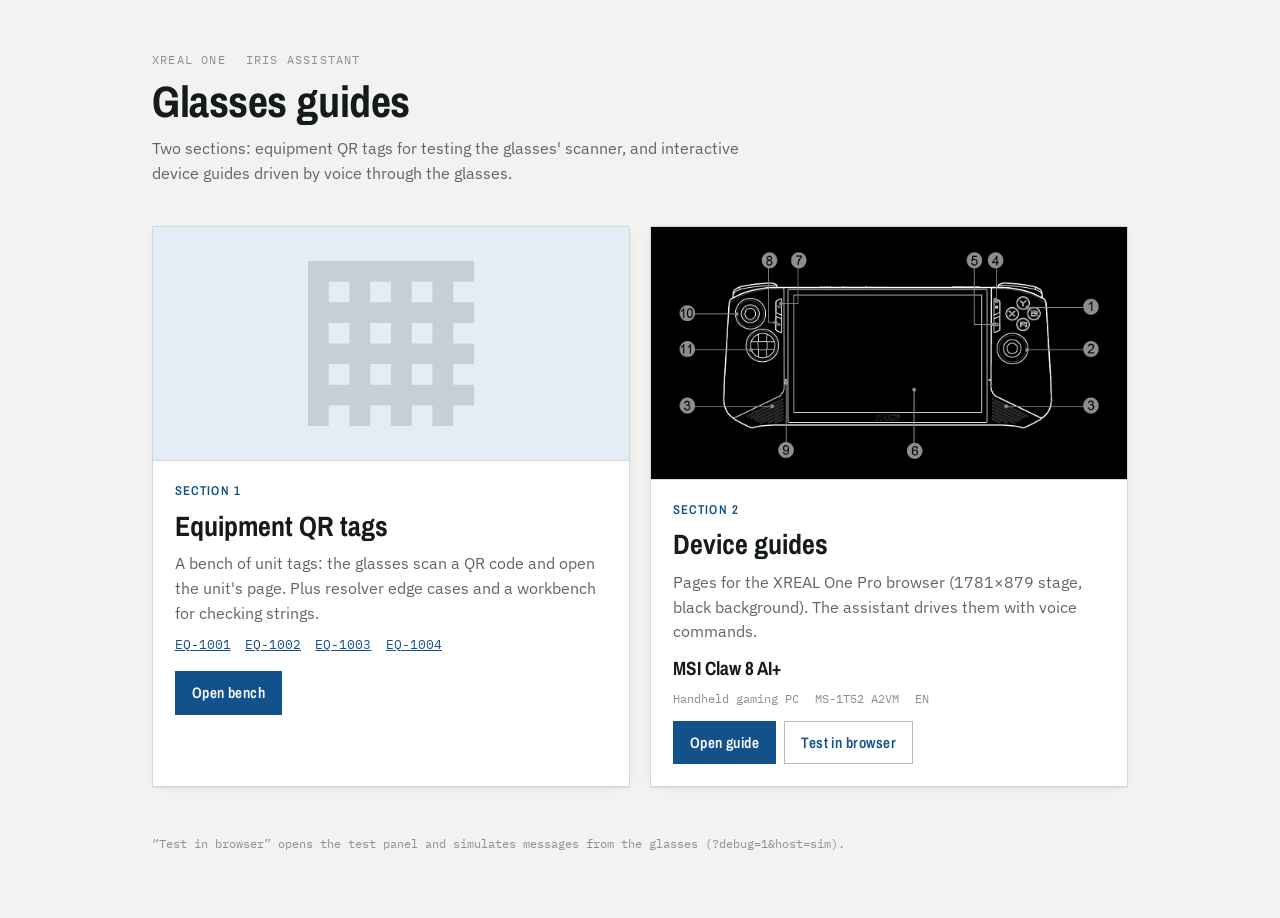
<file: index.html>
<!doctype html>
<html lang="en">
<head>
<meta charset="utf-8">
<meta name="viewport" content="width=device-width,initial-scale=1">
<title>XREAL Units</title>
<link rel="preconnect" href="https://fonts.googleapis.com">
<link rel="preconnect" href="https://fonts.gstatic.com" crossorigin>
<link rel="stylesheet" href="https://fonts.googleapis.com/css2?family=Archivo+Narrow:wght@500;600;700&family=IBM+Plex+Mono:wght@400;600&family=IBM+Plex+Sans:wght@400;500;600&display=swap">
<link rel="stylesheet" href="assets/css/common.css">
<style>
  /* Shared tokens and base rules: assets/css/common.css */
  :root { --stage: #000000; }

  /* ---------- header ---------- */

  .site {
    font-family: var(--mono);
    font-size: .75rem;
    letter-spacing: .1em;
    text-transform: uppercase;
    color: var(--ink-faint);
    display: flex;
    flex-wrap: wrap;
    gap: .5rem 1.25rem;
  }

  h1 {
    font-family: var(--narrow);
    font-weight: 700;
    font-size: 2.75rem;
    line-height: 1.05;
    letter-spacing: -.01em;
    margin: .5rem 0 0;
  }

  .lede { max-width: 62ch; color: var(--ink-muted); margin: .75rem 0 0; }

  /* ---------- two sections ---------- */

  .sections {
    margin-top: 2.5rem;
    display: grid;
    grid-template-columns: repeat(auto-fit, minmax(min(100%, 420px), 1fr));
    gap: 1.25rem;
  }

  .section {
    background: var(--surface);
    border: 1px solid var(--rule);
    box-shadow: var(--shadow);
    display: flex;
    flex-direction: column;
  }

  .section-body { padding: 1.25rem 1.35rem 1.35rem; display: grid; gap: .6rem; }

  .kicker {
    font-family: var(--narrow);
    font-weight: 600;
    font-size: .8rem;
    letter-spacing: .09em;
    text-transform: uppercase;
    color: var(--accent);
  }

  h2 {
    font-family: var(--narrow);
    font-weight: 700;
    font-size: 1.75rem;
    line-height: 1.1;
    margin: 0;
  }

  .section p { margin: 0; color: var(--ink-muted); }

  .meta {
    font-family: var(--mono);
    font-size: .75rem;
    color: var(--ink-faint);
    display: flex;
    flex-wrap: wrap;
    gap: .25rem 1rem;
  }

  .actions { display: flex; flex-wrap: wrap; gap: .5rem; margin-top: .4rem; }

  .btn {
    font-family: var(--narrow);
    font-weight: 600;
    font-size: .95rem;
    letter-spacing: .03em;
    text-decoration: none;
    padding: .55rem 1rem;
    border: 1px solid var(--accent);
    background: var(--accent);
    color: var(--surface);
  }

  .btn.ghost { background: transparent; color: var(--accent); border-color: var(--rule-strong); }
  .btn:hover { filter: brightness(1.1); }
  .btn.ghost:hover { border-color: var(--accent); background: var(--accent-soft); }

  /* preview: black stage, as in the glasses */
  .stage {
    background: var(--stage);
    aspect-ratio: 1781 / 879;
    display: grid;
    place-items: center;
    padding: 1.25rem;
    border-bottom: 1px solid var(--rule);
  }

  .stage img { max-width: 100%; max-height: 100%; display: block; }

  .stage.qr { background: var(--accent-soft); }

  .qr-plate {
    width: 38%;
    aspect-ratio: 1;
    background:
      linear-gradient(90deg, var(--ink) 50%, transparent 0) 0 0 / 25% 25%,
      linear-gradient(var(--ink) 50%, transparent 0) 0 0 / 25% 25%;
    opacity: .14;
  }

  .units { display: flex; flex-wrap: wrap; gap: .35rem .9rem; font-family: var(--mono); font-size: .8125rem; }

  .guide-list { display: grid; gap: .9rem; }

  .guide {
    border-top: 1px solid var(--rule);
    padding-top: .9rem;
    display: grid;
    gap: .4rem;
  }

  .guide:first-child { border-top: 0; padding-top: 0; }
  .guide h3 { font-family: var(--narrow); font-size: 1.2rem; margin: 0; }

  footer {
    margin-top: 3rem;
    font-family: var(--mono);
    font-size: .75rem;
    color: var(--ink-faint);
  }
</style>
</head>
<body>

<div class="wrap">
  <header>
    <div class="site">
      <span>XREAL One</span>
      <span>Iris assistant</span>
    </div>
    <h1>Glasses guides</h1>
    <p class="lede">
      Two sections: equipment QR tags for testing the glasses' scanner, and interactive
      device guides driven by voice through the glasses.
    </p>
  </header>

  <main class="sections">
    <section class="section">
      <div class="stage qr" aria-hidden="true"><div class="qr-plate"></div></div>
      <div class="section-body">
        <div class="kicker">Section 1</div>
        <h2>Equipment QR tags</h2>
        <p>
          A bench of unit tags: the glasses scan a QR code and open the unit's page.
          Plus resolver edge cases and a workbench for checking strings.
        </p>
        <div class="units">
          <a href="equipment/EQ-1001.html">EQ-1001</a>
          <a href="equipment/EQ-1002.html">EQ-1002</a>
          <a href="equipment/EQ-1003.html">EQ-1003</a>
          <a href="equipment/EQ-1004.html">EQ-1004</a>
        </div>
        <div class="actions">
          <a class="btn" href="qr.html">Open bench</a>
        </div>
      </div>
    </section>

    <section class="section">
      <div class="stage" aria-hidden="true">
        <img src="assets/images/guides/msi-claw-8-ai-plus/front.png" alt="">
      </div>
      <div class="section-body">
        <div class="kicker">Section 2</div>
        <h2>Device guides</h2>
        <p>
          Pages for the XREAL One Pro browser (1781×879 stage, black background).
          The assistant drives them with voice commands.
        </p>
        <!-- New guide: add a .guide block (id = folder name in guides/). -->
        <div class="guide-list">
          <article class="guide">
            <h3>MSI Claw 8 AI+</h3>
            <div class="meta">
              <span>Handheld gaming PC</span>
              <span>MS-1T52 A2VM</span>
              <span>EN</span>
            </div>
            <div class="actions">
              <a class="btn" href="guides/msi-claw-8-ai-plus.html">Open guide</a>
              <a class="btn ghost" href="guides/msi-claw-8-ai-plus.html?debug=1&amp;host=sim">Test in browser</a>
            </div>
          </article>
        </div>
      </div>
    </section>
  </main>

  <footer>“Test in browser” opens the test panel and simulates messages from the glasses (?debug=1&amp;host=sim).</footer>
</div>

</body>
</html>
</file>
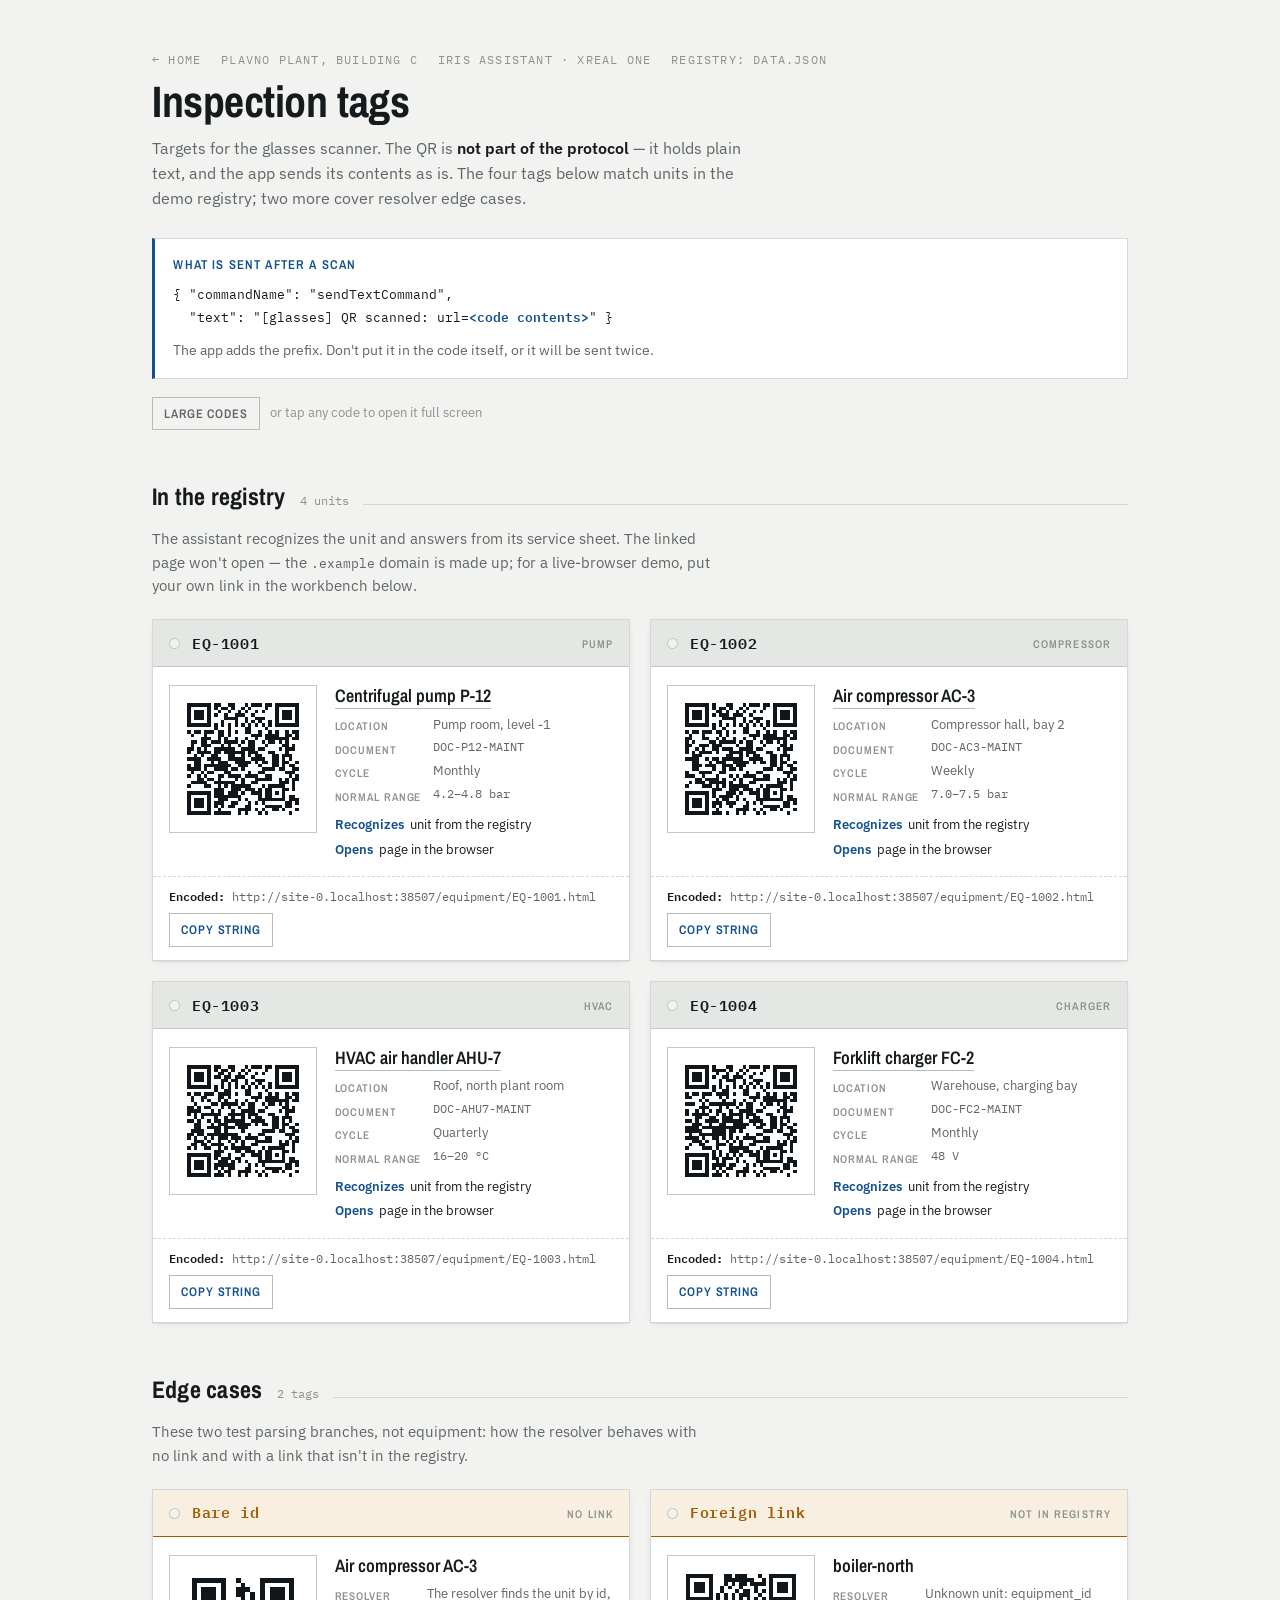
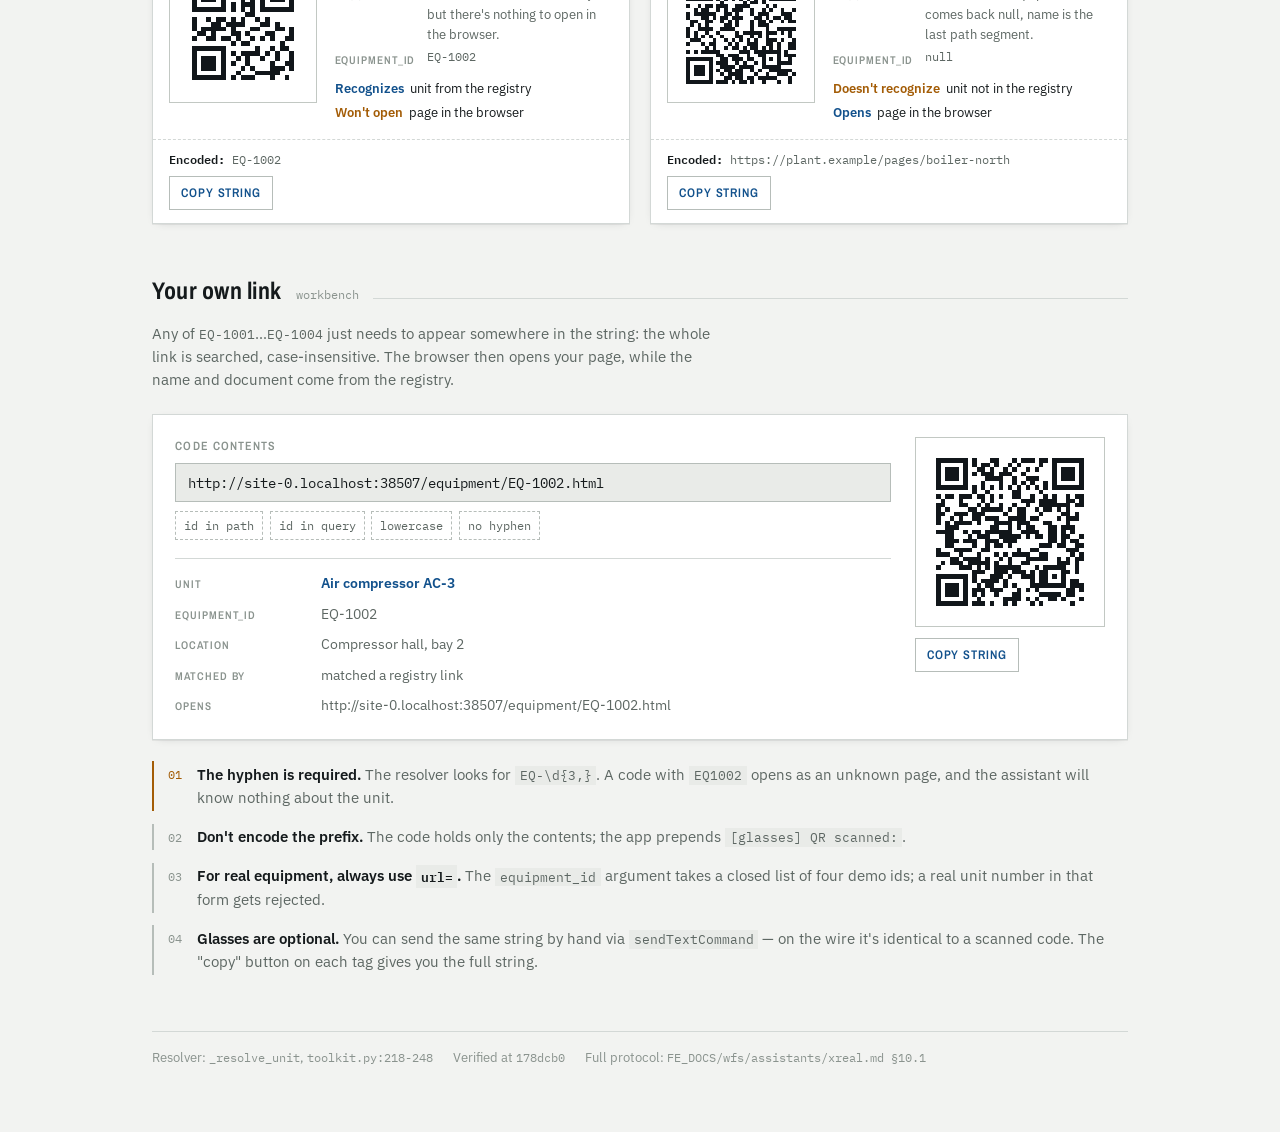
<file: qr.html>
<!doctype html>
<html lang="en">
<head>
<meta charset="utf-8">
<meta name="viewport" content="width=device-width,initial-scale=1">
<title>XREAL Inspection tags</title>
<link rel="preconnect" href="https://fonts.googleapis.com">
<link rel="preconnect" href="https://fonts.gstatic.com" crossorigin>
<link rel="stylesheet" href="https://fonts.googleapis.com/css2?family=Archivo+Narrow:wght@500;600;700&family=IBM+Plex+Mono:wght@400;600&family=IBM+Plex+Sans:wght@400;500;600&display=swap">
<script src="assets/js/vendor/qrcode.js"></script>
<link rel="stylesheet" href="assets/css/common.css">
<style>
  /* ---------- header ---------- */

  .site a { color: inherit; text-decoration: none; }
  .site a:hover { color: var(--accent); }

  .site {
    font-family: var(--mono);
    font-size: .75rem;
    letter-spacing: .1em;
    text-transform: uppercase;
    color: var(--ink-faint);
    display: flex;
    flex-wrap: wrap;
    gap: .5rem 1.25rem;
    align-items: baseline;
  }

  h1 {
    font-family: var(--narrow);
    font-weight: 700;
    font-size: var(--step-4);
    line-height: 1.05;
    letter-spacing: -.01em;
    text-wrap: balance;
    margin: .5rem 0 0;
  }

  .lede {
    max-width: 62ch;
    color: var(--ink-muted);
    margin: .75rem 0 0;
  }

  .lede strong { color: var(--ink); font-weight: 600; }

  /* ---------- string the app sends ---------- */

  .wire {
    margin-top: 1.75rem;
    border: 1px solid var(--rule);
    border-left: 3px solid var(--accent);
    background: var(--surface);
    padding: 1rem 1.15rem;
    display: grid;
    gap: .55rem;
  }

  .wire-label {
    font-family: var(--narrow);
    font-weight: 600;
    font-size: .8rem;
    letter-spacing: .09em;
    text-transform: uppercase;
    color: var(--accent);
  }

  .wire code {
    font-family: var(--mono);
    font-size: .8125rem;
    line-height: 1.7;
    display: block;
    overflow-x: auto;
    white-space: pre;
    padding-bottom: .15rem;
  }

  .wire .slot { color: var(--accent); font-weight: 600; }
  .wire-note { font-size: .875rem; color: var(--ink-muted); margin: 0; }

  /* ---------- group headings ---------- */

  .group-head {
    display: flex;
    align-items: baseline;
    gap: .9rem;
    margin: 3rem 0 1.15rem;
  }

  .group-head h2 {
    font-family: var(--narrow);
    font-weight: 700;
    font-size: var(--step-2);
    letter-spacing: .01em;
    margin: 0;
    white-space: nowrap;
  }

  .group-head .count {
    font-family: var(--mono);
    font-size: .75rem;
    color: var(--ink-faint);
    white-space: nowrap;
  }

  .group-head::after {
    content: "";
    flex: 1;
    height: 1px;
    background: var(--rule);
  }

  .group-note {
    color: var(--ink-muted);
    font-size: .9375rem;
    max-width: 62ch;
    margin: -.4rem 0 1.4rem;
  }

  /* ---------- tag ---------- */

  .tags {
    display: grid;
    /* min(), otherwise below 320 px the track outgrows the viewport and the page scrolls sideways */
    grid-template-columns: repeat(auto-fill, minmax(min(320px, 100%), 1fr));
    gap: 1.25rem;
  }

  .tag {
    background: var(--surface);
    border: 1px solid var(--rule);
    box-shadow: var(--shadow);
    display: grid;
    grid-template-rows: auto 1fr auto;
  }

  /* Top of the tag is the "plate header": unit number and punched hole. */
  .tag-plate {
    background: var(--plate-face);
    border-bottom: 1px solid var(--plate-edge);
    padding: .7rem 1rem;
    display: flex;
    align-items: center;
    gap: .75rem;
  }

  .punch {
    width: 11px;
    height: 11px;
    border-radius: 50%;
    background: var(--ground);
    box-shadow: inset 0 0 0 1px var(--plate-edge);
    flex: none;
  }

  .tag-id {
    font-family: var(--mono);
    font-weight: 600;
    font-size: .95rem;
    letter-spacing: .04em;
  }

  .tag-kind {
    margin-left: auto;
    font-family: var(--narrow);
    font-size: .7rem;
    font-weight: 600;
    letter-spacing: .1em;
    text-transform: uppercase;
    color: var(--ink-faint);
  }

  .tag-body {
    padding: 1.1rem 1rem 1rem;
    display: flex;
    gap: 1.1rem;
    align-items: flex-start;
  }

  /* The code field is always light: scanners expect dark on light. */
  .qr {
    background: var(--qr-field);
    border: 1px solid var(--plate-edge);
    padding: 7px;
    flex: none;
    width: 148px;
    height: 148px;
    display: grid;
    place-items: center;
    cursor: zoom-in;
    font: inherit;
    color: inherit;
    -webkit-appearance: none;
    appearance: none;
    position: relative;
    transition: border-color .15s ease, box-shadow .15s ease;
  }

  .qr:hover, .qr:focus-visible {
    border-color: var(--accent);
    box-shadow: 0 0 0 3px var(--accent-soft);
  }

  /* Draw nothing over the field: the code's bottom-right corner holds
     function modules, and any mark there throws the scanner off. Cursor and outline are the hint. */

  .tags.big .qr { width: 210px; height: 210px; }

  .qr svg { width: 100%; height: auto; display: block; shape-rendering: crispEdges; }
  .qr svg path, .qr svg rect { fill: var(--qr-ink); }
  .qr-fallback {
    font-family: var(--mono);
    font-size: .68rem;
    color: #b02b2b;
    text-align: center;
    padding: .4rem;
    line-height: 1.4;
  }

  .tag-meta { min-width: 0; display: grid; gap: .5rem; align-content: start; }

  .tag-name {
    font-family: var(--narrow);
    font-weight: 600;
    font-size: var(--step-1);
    line-height: 1.2;
    margin: 0;
  }

  /* The tag title links to the unit page — the same one encoded in the QR. */
  .tag-name a { color: inherit; text-decoration: none; border-bottom: 1px solid var(--rule-strong); }
  .tag-name a:hover { color: var(--accent); border-color: var(--accent); }

  .specs {
    margin: 0;
    display: grid;
    grid-template-columns: auto 1fr;
    gap: .2rem .7rem;
    font-size: .8125rem;
  }

  .specs dt {
    font-family: var(--narrow);
    font-size: .7rem;
    font-weight: 600;
    letter-spacing: .08em;
    text-transform: uppercase;
    color: var(--ink-faint);
    padding-top: .18rem;
  }

  .specs dd { margin: 0; color: var(--ink-muted); }
  .specs dd.mono { font-family: var(--mono); font-size: .75rem; font-variant-numeric: tabular-nums; }

  .verdict {
    font-size: .8125rem;
    display: grid;
    gap: .25rem;
    padding-top: .15rem;
  }

  .verdict span { display: flex; gap: .4rem; align-items: baseline; }
  .verdict .yes { color: var(--accent); font-weight: 600; }
  .verdict .no  { color: var(--warn); font-weight: 600; }

  /* tag footer — exactly what is encoded, plus the copy button */
  .tag-foot {
    border-top: 1px dashed var(--rule);
    padding: .7rem 1rem .85rem;
    display: grid;
    gap: .5rem;
  }

  .encoded {
    font-family: var(--mono);
    font-size: .72rem;
    color: var(--ink-muted);
    overflow-wrap: anywhere;
    line-height: 1.5;
  }

  .encoded b { color: var(--ink); font-weight: 600; }

  button {
    font: inherit;
    cursor: pointer;
    border-radius: 0;
  }

  .copy {
    justify-self: start;
    font-family: var(--narrow);
    font-size: .78rem;
    font-weight: 600;
    letter-spacing: .07em;
    text-transform: uppercase;
    color: var(--accent);
    background: transparent;
    border: 1px solid var(--rule-strong);
    padding: .38rem .7rem;
    transition: background .15s ease, border-color .15s ease;
  }

  .copy:hover { background: var(--accent-soft); border-color: var(--accent); }
  .copy[data-done="1"] { color: var(--ink); border-color: var(--accent); background: var(--accent-soft); }

  /* ---------- edge cases ---------- */

  .tag.edge .tag-plate { background: var(--warn-soft); border-bottom-color: var(--warn); }
  .tag.edge .tag-id { color: var(--warn); }

  /* ---------- workbench ---------- */

  .bench {
    margin-top: 1.4rem;
    background: var(--surface);
    border: 1px solid var(--rule);
    box-shadow: var(--shadow);
    display: grid;
    grid-template-columns: minmax(0, 1fr) auto;
    gap: 1.5rem;
    padding: 1.4rem;
    align-items: start;
  }

  @media (max-width: 720px) {
    .bench { grid-template-columns: minmax(0, 1fr); }
  }

  .field { display: grid; gap: .45rem; }

  .field label {
    font-family: var(--narrow);
    font-size: .75rem;
    font-weight: 600;
    letter-spacing: .09em;
    text-transform: uppercase;
    color: var(--ink-faint);
  }

  .field input {
    font-family: var(--mono);
    font-size: .85rem;
    padding: .6rem .7rem;
    background: var(--surface-sunk);
    color: var(--ink);
    border: 1px solid var(--rule-strong);
    border-radius: 0;
    width: 100%;
  }

  .field input:focus { border-color: var(--accent); outline: none; box-shadow: 0 0 0 2px var(--accent-soft); }

  .resolve {
    margin-top: 1.1rem;
    border-top: 1px solid var(--rule);
    padding-top: .9rem;
    display: grid;
    gap: .55rem;
    font-size: .875rem;
  }

  .resolve-row { display: flex; gap: .6rem; align-items: baseline; }

  .resolve-key {
    font-family: var(--narrow);
    font-size: .7rem;
    font-weight: 600;
    letter-spacing: .08em;
    text-transform: uppercase;
    color: var(--ink-faint);
    min-width: 8.5rem;
  }

  .resolve-val { color: var(--ink); min-width: 0; overflow-wrap: anywhere; }
  .resolve-val.dim { color: var(--ink-muted); }
  .resolve-val.bad { color: var(--warn); font-weight: 600; }
  .resolve-val.good { color: var(--accent); font-weight: 600; }

  .bench .qr { width: 190px; height: 190px; }

  .presets { display: flex; flex-wrap: wrap; gap: .4rem; margin-top: .55rem; }

  .preset {
    font-family: var(--mono);
    font-size: .72rem;
    background: transparent;
    border: 1px dashed var(--rule-strong);
    color: var(--ink-muted);
    padding: .3rem .5rem;
  }

  .preset:hover { border-style: solid; border-color: var(--accent); color: var(--accent); }

  /* ---------- rules ---------- */

  .rules { display: grid; gap: .8rem; margin-top: 1.3rem; }

  .rule-item {
    display: grid;
    grid-template-columns: auto minmax(0, 1fr);
    gap: .9rem;
    align-items: start;
    border-left: 2px solid var(--rule-strong);
    padding: .1rem 0 .1rem .9rem;
  }

  .rule-item.hard { border-left-color: var(--warn); }

  .rule-item code {
    font-family: var(--mono);
    font-size: .8rem;
    background: var(--surface-sunk);
    padding: .05rem .3rem;
  }

  .rule-mark {
    font-family: var(--mono);
    font-size: .75rem;
    color: var(--ink-faint);
    padding-top: .22rem;
    font-variant-numeric: tabular-nums;
  }

  .rule-item.hard .rule-mark { color: var(--warn); }
  .rule-text { margin: 0; font-size: .9375rem; color: var(--ink-muted); }
  .rule-text b { color: var(--ink); font-weight: 600; }

  /* ---------- size toggle ---------- */

  .toolbar {
    display: flex;
    flex-wrap: wrap;
    gap: .6rem;
    align-items: center;
    margin: 1.1rem 0 0;
  }

  .toggle {
    font-family: var(--narrow);
    font-size: .78rem;
    font-weight: 600;
    letter-spacing: .07em;
    text-transform: uppercase;
    background: transparent;
    border: 1px solid var(--rule-strong);
    color: var(--ink-muted);
    padding: .38rem .7rem;
  }

  .toggle[aria-pressed="true"] { background: var(--accent-soft); border-color: var(--accent); color: var(--accent); }

  footer {
    margin-top: 3.5rem;
    border-top: 1px solid var(--rule);
    padding-top: 1rem;
    font-size: .8125rem;
    color: var(--ink-faint);
    display: flex;
    flex-wrap: wrap;
    gap: .4rem 1.25rem;
  }

  footer code { font-family: var(--mono); font-size: .76rem; }

  /* ---------- full-screen code viewer ---------- */

  .viewer {
    position: fixed;
    inset: 0;
    z-index: 50;
    /* The modal background is white in any theme: no dark frame around the code,
       so the glasses camera finds exposure and the quiet zone more easily. */
    background: #ffffff;
    display: grid;
    grid-template-rows: auto 1fr auto;
    gap: clamp(.75rem, 2vh, 1.5rem);
    padding: clamp(.75rem, 2.5vw, 1.75rem);
    animation: viewer-in .14s ease-out;
  }

  .viewer[hidden] { display: none; }

  @keyframes viewer-in { from { opacity: 0; } to { opacity: 1; } }

  .viewer-bar {
    display: flex;
    align-items: center;
    gap: 1rem;
    color: #151a1c;
    min-height: 2rem;
  }

  .viewer-id {
    font-family: var(--mono);
    font-weight: 600;
    font-size: .95rem;
    letter-spacing: .04em;
  }

  .viewer-name {
    font-family: var(--narrow);
    font-size: 1.05rem;
    font-weight: 600;
    color: #5d6763;
    min-width: 0;
    overflow: hidden;
    text-overflow: ellipsis;
    white-space: nowrap;
  }

  .viewer-tools { margin-left: auto; display: flex; gap: .5rem; align-items: center; flex: none; }

  .vbtn {
    font-family: var(--narrow);
    font-size: .78rem;
    font-weight: 600;
    letter-spacing: .07em;
    text-transform: uppercase;
    background: transparent;
    border: 1px solid rgba(21, 26, 28, .3);
    color: #151a1c;
    padding: .4rem .7rem;
    transition: background .15s ease, border-color .15s ease;
  }

  .vbtn:hover { background: rgba(21, 26, 28, .06); border-color: rgba(21, 26, 28, .65); }
  .vbtn:focus-visible { outline: 2px solid #12518c; outline-offset: 2px; }
  .vbtn.icon { font-family: var(--mono); font-size: 1rem; line-height: 1; padding: .35rem .6rem; }

  .viewer-stage {
    display: grid;
    place-items: center;
    min-height: 0;
  }

  /* The white field stays white here too — the scanner needs dark on light.
     Size is driven by height: in landscape the width would hit the screen
     edge and the code would stretch into a rectangle, and a stretched code won't scan. */
  .viewer-field {
    background: #ffffff;
    padding: clamp(10px, 2.2vmin, 22px);
    height: min(78vmin, 620px);
    max-height: 100%;
    width: auto;
    max-width: 100%;
    aspect-ratio: 1 / 1;
    display: grid;
    place-items: center;
    box-shadow: none;
  }

  /* The viewBox is square, so height + width:auto keep the code square
     even when the box gets a non-square area. */
  .viewer-field svg {
    height: 100%;
    width: auto;
    max-width: 100%;
    display: block;
    shape-rendering: crispEdges;
  }
  .viewer-field svg path { fill: #11161a; }

  .viewer-foot {
    display: grid;
    gap: .55rem;
    justify-items: center;
    text-align: center;
    color: #5d6763;
  }

  .viewer-payload {
    font-family: var(--mono);
    font-size: .8rem;
    color: #151a1c;
    overflow-wrap: anywhere;
    max-width: 68ch;
    line-height: 1.5;
  }

  .viewer-hint { font-size: .78rem; color: #6d7873; }
  .viewer-hint kbd {
    font-family: var(--mono);
    font-size: .72rem;
    border: 1px solid rgba(21, 26, 28, .3);
    padding: .05rem .3rem;
    margin: 0 .1rem;
  }

  body.viewing { overflow: hidden; }

  /* ---------- narrow screen ---------- */

  @media (max-width: 600px) {
    :root {
      --step-4: 2.05rem;
      --step-3: 1.6rem;
      --step-2: 1.3rem;
      --step-1: 1.05rem;
    }

    .site { font-size: .7rem; gap: .35rem .9rem; }
    .wire { padding: .85rem .9rem; }
    .wire code { font-size: .74rem; }

    /* The tag stacks: code on top and larger, data below it at full width.
       Side by side they don't fit on a phone — the label gets a hundred pixels. */
    .tag-body {
      flex-direction: column;
      align-items: flex-start;
      gap: .9rem;
      padding-bottom: 1.1rem;
    }

    .qr { width: min(210px, 62vw); height: min(210px, 62vw); }
    .tags.big .qr { width: min(300px, 84vw); height: min(300px, 84vw); }
    .tag-meta { width: 100%; }

    .group-head { margin-top: 2.3rem; }

    .bench { padding: 1rem; gap: 1.1rem; }
    .bench .qr { width: min(210px, 62vw); height: min(210px, 62vw); }

    /* Exactly 16 px: anything smaller makes iOS zoom the page on input focus. */
    .field input { font-size: 16px; }

    .resolve-row { flex-direction: column; gap: .05rem; }
    .resolve-key { min-width: 0; }

    .rule-item { gap: .7rem; padding-left: .75rem; }

    /* Viewer header wraps to two lines: the buttons were running off screen. */
    .viewer-bar { flex-wrap: wrap; row-gap: .6rem; }
    .viewer-name { flex: 1 1 auto; }
    .viewer-tools {
      margin-left: 0;
      flex: 1 1 100%;
      justify-content: flex-end;
    }

    .viewer-field { height: min(86vmin, 620px); padding: 10px; }
    .viewer-payload { font-size: .74rem; }
    .viewer-hint { font-size: .72rem; }
  }

  @media (max-width: 380px) {
    .vbtn { padding: .34rem .5rem; font-size: .72rem; letter-spacing: .05em; }
    .vbtn.icon { padding: .3rem .45rem; }
    .viewer-id { font-size: .85rem; }
    .tag-plate { padding: .6rem .8rem; }
    .tag-body, .tag-foot { padding-left: .8rem; padding-right: .8rem; }
  }

  @media (prefers-reduced-motion: reduce) {
    * { transition: none !important; animation: none !important; }
  }
</style>
</head>
<body>

<div class="wrap">
  <header>
    <div class="site">
      <a href="./">← Home</a>
      <span>Plavno Plant, Building C</span>
      <span>Iris assistant · XREAL One</span>
      <span>Registry: data.json</span>
    </div>
    <h1>Inspection tags</h1>
    <p class="lede">
      Targets for the glasses scanner. The QR is <strong>not part of the protocol</strong> — it holds plain text,
      and the app sends its contents as is. The four tags below match units in the
      demo registry; two more cover resolver edge cases.
    </p>

    <div class="wire">
      <div class="wire-label">What is sent after a scan</div>
      <code>{ "commandName": "sendTextCommand",
  "text": "[glasses] QR scanned: url=<span class="slot">&lt;code contents&gt;</span>" }</code>
      <p class="wire-note">
        The app adds the prefix. Don't put it in the code itself, or it will be sent twice.
      </p>
    </div>

    <div class="toolbar">
      <button class="toggle" id="sizeToggle" type="button" aria-pressed="false">Large codes</button>
      <span style="font-size:.8125rem;color:var(--ink-faint)">
        or tap any code to open it full screen
      </span>
    </div>
  </header>

  <section>
    <div class="group-head">
      <h2>In the registry</h2>
      <span class="count">4 units</span>
    </div>
    <p class="group-note">
      The assistant recognizes the unit and answers from its service sheet. The linked page
      won't open — the <code style="font-family:var(--mono);font-size:.8rem">.example</code> domain is made up;
      for a live-browser demo, put your own link in the workbench below.
    </p>
    <div class="tags" id="registry"></div>
  </section>

  <section>
    <div class="group-head">
      <h2>Edge cases</h2>
      <span class="count">2 tags</span>
    </div>
    <p class="group-note">
      These two test parsing branches, not equipment: how the resolver behaves with no link
      and with a link that isn't in the registry.
    </p>
    <div class="tags" id="edges"></div>
  </section>

  <section>
    <div class="group-head">
      <h2>Your own link</h2>
      <span class="count">workbench</span>
    </div>
    <p class="group-note">
      Any of <code style="font-family:var(--mono);font-size:.8rem">EQ-1001</code>…<code style="font-family:var(--mono);font-size:.8rem">EQ-1004</code>
      just needs to appear somewhere in the string: the whole link is searched, case-insensitive. The browser
      then opens your page, while the name and document come from the registry.
    </p>

    <div class="bench">
      <div>
        <div class="field">
          <label for="url">Code contents</label>
          <input id="url" type="text" spellcheck="false" autocomplete="off"
                 value="">
        </div>
        <div class="presets">
          <button class="preset" type="button" data-url="https://docs.example.com/equipment/EQ-1002">id in path</button>
          <button class="preset" type="button" data-url="https://docs.example.com/sheet?unit=EQ-1003">id in query</button>
          <button class="preset" type="button" data-url="https://intranet.local/docs/eq-1004/view">lowercase</button>
          <button class="preset" type="button" data-url="https://docs.example.com/equipment/EQ1002">no hyphen</button>
        </div>

        <div class="resolve" id="resolve"></div>
      </div>

      <div>
        <button class="qr" id="customQr" type="button" aria-label="Open code full screen"></button>
        <button class="copy" type="button" id="customCopy" style="margin-top:.7rem">Copy string</button>
      </div>
    </div>

    <div class="rules">
      <div class="rule-item hard">
        <span class="rule-mark">01</span>
        <p class="rule-text"><b>The hyphen is required.</b> The resolver looks for <code>EQ-\d{3,}</code>.
          A code with <code>EQ1002</code> opens as an unknown page, and the assistant will know
          nothing about the unit.</p>
      </div>
      <div class="rule-item">
        <span class="rule-mark">02</span>
        <p class="rule-text"><b>Don't encode the prefix.</b> The code holds only the contents;
          the app prepends <code>[glasses] QR scanned:</code>.</p>
      </div>
      <div class="rule-item">
        <span class="rule-mark">03</span>
        <p class="rule-text"><b>For real equipment, always use <code>url=</code>.</b>
          The <code>equipment_id</code> argument takes a closed list of four demo ids; a real
          unit number in that form gets rejected.</p>
      </div>
      <div class="rule-item">
        <span class="rule-mark">04</span>
        <p class="rule-text"><b>Glasses are optional.</b> You can send the same string by hand
          via <code>sendTextCommand</code> — on the wire it's identical to a scanned code.
          The "copy" button on each tag gives you the full string.</p>
      </div>
    </div>
  </section>

  <div class="viewer" id="viewer" hidden role="dialog" aria-modal="true" aria-label="Full-screen code">
    <div class="viewer-bar">
      <span class="viewer-id" id="viewerId"></span>
      <span class="viewer-name" id="viewerName"></span>
      <span class="viewer-tools">
        <button class="vbtn icon" type="button" id="viewerPrev" aria-label="Previous code">←</button>
        <button class="vbtn icon" type="button" id="viewerNext" aria-label="Next code">→</button>
        <button class="vbtn" type="button" id="viewerCopy">Copy string</button>
        <button class="vbtn icon" type="button" id="viewerClose" aria-label="Close">✕</button>
      </span>
    </div>
    <div class="viewer-stage">
      <div class="viewer-field" id="viewerField"></div>
    </div>
    <div class="viewer-foot">
      <div class="viewer-payload" id="viewerPayload"></div>
      <div class="viewer-hint">
        <kbd>←</kbd><kbd>→</kbd> between codes · <kbd>Esc</kbd> close · clicking the backdrop closes too
      </div>
    </div>
  </div>

  <footer>
    <span>Resolver: <code>_resolve_unit</code>, <code>toolkit.py:218-248</code></span>
    <span>Verified at <code>178dcb0</code></span>
    <span>Full protocol: <code>FE_DOCS/wfs/assistants/xreal.md §10.1</code></span>
  </footer>
</div>

<script>
  // --- registry: same as the assistant's data.json ----------------------
  // Unit pages live alongside: equipment/<id>.html. The code needs an
  // absolute URL, so we derive it from the bench's own address — on GitHub
  // Pages that's .../XREAL_units/equipment/. A bench opened from disk
  // (file://) falls back to the Pages URL, or a local path would get encoded.
  var PAGES = "https://plavno-plavno.github.io/XREAL_units/";
  var ROOT = /^https?:$/.test(location.protocol)
    ? new URL("./", location.href).href
    : PAGES;
  var BASE = ROOT + "equipment/";
  function unitPage(id) { return "equipment/" + id + ".html"; }

  var UNITS = [
    { id: "EQ-1001", name: "Centrifugal pump P-12", kind: "pump",
      where: "Pump room, level -1", doc: "DOC-P12-MAINT",
      cycle: "Monthly", range: "4.2–4.8 bar" },
    { id: "EQ-1002", name: "Air compressor AC-3", kind: "compressor",
      where: "Compressor hall, bay 2", doc: "DOC-AC3-MAINT",
      cycle: "Weekly", range: "7.0–7.5 bar" },
    { id: "EQ-1003", name: "HVAC air handler AHU-7", kind: "hvac",
      where: "Roof, north plant room", doc: "DOC-AHU7-MAINT",
      cycle: "Quarterly", range: "16–20 °C" },
    { id: "EQ-1004", name: "Forklift charger FC-2", kind: "charger",
      where: "Warehouse, charging bay", doc: "DOC-FC2-MAINT",
      cycle: "Monthly", range: "48 V" }
  ];

  var EDGES = [
    { id: "EQ-1002", label: "Bare id", kind: "no link", payload: "EQ-1002",
      name: "Air compressor AC-3",
      note: "The resolver finds the unit by id, but there's nothing to open in the browser.",
      known: true, opens: false },
    { id: "—", label: "Foreign link", kind: "not in registry",
      payload: "https://plant.example/pages/boiler-north",
      name: "boiler-north",
      note: "Unknown unit: equipment_id comes back null, name is the last path segment.",
      known: false, opens: true }
  ];

  var ID_RE = /EQ-\d{3,}/i;
  var KNOWN = UNITS.map(function (u) { return u.id; });

  function wireLine(payload) {
    return '{"commandName":"sendTextCommand","text":"[glasses] QR scanned: url=' + payload + '"}';
  }

  // --- code rendering ----------------------------------------------------
  // We build the SVG ourselves: it needs a viewBox so the code scales with the field —
  // the tag and the full-screen view use the same markup.
  function qrSvg(text) {
    if (typeof qrcode !== "function") return null;
    var qr = qrcode(0, "M");
    qr.addData(text);
    qr.make();
    var n = qr.getModuleCount(), pad = 3, side = n + pad * 2, d = [];
    for (var r = 0; r < n; r++) {
      for (var c = 0; c < n; c++) {
        if (qr.isDark(r, c)) d.push("M" + (c + pad) + " " + (r + pad) + "h1v1h-1z");
      }
    }
    return '<svg xmlns="http://www.w3.org/2000/svg" viewBox="0 0 ' + side + " " + side +
           '" shape-rendering="crispEdges" role="img" aria-label="QR code"><path d="' +
           d.join("") + '"/></svg>';
  }

  function drawQr(box, text) {
    box.textContent = "";
    box.dataset.payload = text || "";
    if (typeof qrcode !== "function") {
      box.appendChild(el("div", "qr-fallback",
        "The generator failed to load. Paste the string below into any QR generator."));
      return;
    }
    try {
      box.innerHTML = qrSvg(text);
    } catch (e) {
      box.appendChild(el("div", "qr-fallback", "String is too long for a single code."));
    }
  }

  function copyButton(payload) {
    var b = document.createElement("button");
    b.type = "button";
    b.className = "copy";
    b.textContent = "Copy string";
    b.addEventListener("click", function () {
      var line = wireLine(payload);
      var done = function () {
        b.textContent = "Copied";
        b.dataset.done = "1";
        setTimeout(function () { b.textContent = "Copy string"; delete b.dataset.done; }, 1600);
      };
      if (navigator.clipboard && navigator.clipboard.writeText) {
        navigator.clipboard.writeText(line).then(done, function () { fallbackCopy(line, done); });
      } else {
        fallbackCopy(line, done);
      }
    });
    return b;
  }

  function fallbackCopy(text, done) {
    var ta = document.createElement("textarea");
    ta.value = text;
    ta.setAttribute("readonly", "");
    ta.style.position = "fixed";
    ta.style.opacity = "0";
    document.body.appendChild(ta);
    ta.select();
    try { document.execCommand("copy"); done(); } catch (e) { /* silent: the string is visible on the tag */ }
    document.body.removeChild(ta);
  }

  function el(tag, cls, text) {
    var n = document.createElement(tag);
    if (cls) n.className = cls;
    if (text != null) n.textContent = text;
    return n;
  }

  function spec(dl, key, value, mono) {
    dl.appendChild(el("dt", null, key));
    dl.appendChild(el("dd", mono ? "mono" : null, value));
  }

  function buildTag(opts) {
    var tag = el("article", "tag" + (opts.edge ? " edge" : ""));

    var plate = el("div", "tag-plate");
    plate.appendChild(el("span", "punch"));
    plate.appendChild(el("span", "tag-id", opts.id));
    plate.appendChild(el("span", "tag-kind", opts.kind));
    tag.appendChild(plate);

    var body = el("div", "tag-body");
    var qrBox = el("button", "qr");
    qrBox.type = "button";
    qrBox.dataset.id = opts.id;
    qrBox.dataset.name = opts.name;
    qrBox.setAttribute("aria-label", "Open code " + opts.id + " full screen");
    drawQr(qrBox, opts.payload);
    body.appendChild(qrBox);

    var meta = el("div", "tag-meta");
    var name = el("h3", "tag-name");
    if (opts.href) {
      var link = el("a", null, opts.name);
      link.href = opts.href;
      name.appendChild(link);
    } else {
      name.textContent = opts.name;
    }
    meta.appendChild(name);

    var dl = el("dl", "specs");
    opts.specs.forEach(function (s) { spec(dl, s[0], s[1], s[2]); });
    meta.appendChild(dl);

    var verdict = el("div", "verdict");
    var a = el("span");
    a.appendChild(el("b", opts.known ? "yes" : "no", opts.known ? "Recognizes" : "Doesn't recognize"));
    a.appendChild(el("span", null, opts.known ? "unit from the registry" : "unit not in the registry"));
    var b = el("span");
    b.appendChild(el("b", opts.opens ? "yes" : "no", opts.opens ? "Opens" : "Won't open"));
    b.appendChild(el("span", null, opts.opens ? "page in the browser" : "page in the browser"));
    verdict.appendChild(a);
    verdict.appendChild(b);
    meta.appendChild(verdict);

    body.appendChild(meta);
    tag.appendChild(body);

    var foot = el("div", "tag-foot");
    var enc = el("div", "encoded");
    enc.appendChild(el("b", null, "Encoded: "));
    enc.appendChild(document.createTextNode(opts.payload));
    foot.appendChild(enc);
    foot.appendChild(copyButton(opts.payload));
    tag.appendChild(foot);

    return tag;
  }

  var registry = document.getElementById("registry");
  UNITS.forEach(function (u) {
    registry.appendChild(buildTag({
      id: u.id,
      kind: u.kind,
      name: u.name,
      payload: BASE + u.id + ".html",
      known: true,
      opens: true,
      href: unitPage(u.id),
      specs: [
        ["Location", u.where, false],
        ["Document", u.doc, true],
        ["Cycle", u.cycle, false],
        ["Normal range", u.range, true]
      ]
    }));
  });

  var edges = document.getElementById("edges");
  EDGES.forEach(function (e) {
    edges.appendChild(buildTag({
      id: e.label,
      kind: e.kind,
      name: e.name,
      payload: e.payload,
      known: e.known,
      opens: e.opens,
      edge: true,
      specs: [
        ["Resolver", e.note, false],
        ["equipment_id", e.known ? e.id : "null", true]
      ]
    }));
  });

  // --- workbench: mirrors the server-side parsing --------------------------
  var input = document.getElementById("url");
  var customQr = document.getElementById("customQr");
  var resolveBox = document.getElementById("resolve");
  var customCopy = document.getElementById("customCopy");

  function normalize(u) {
    var s = String(u || "").trim();
    var m = s.match(/^[a-z][a-z0-9+.-]*:\/\/([^/?#]*)([^?#]*)/i);
    if (!m) return s.replace(/\/+$/, "").toLowerCase();
    return (m[1] || "").toLowerCase() + (m[2] || "").replace(/\/+$/, "");
  }

  function lastSegment(u) {
    var s = String(u || "").trim();
    var m = s.match(/^[a-z][a-z0-9+.-]*:\/\/([^/?#]*)([^?#]*)/i);
    var path = m ? (m[2] || "") : s;
    var parts = path.replace(/\/+$/, "").split("/");
    var last = parts[parts.length - 1];
    return last || (m ? m[1] : s);
  }

  function resolve(u) {
    var text = String(u || "").trim();
    if (!text) return { state: "empty" };

    for (var i = 0; i < UNITS.length; i++) {
      if (normalize(BASE + UNITS[i].id + ".html") === normalize(text)) {
        return { state: "known", unit: UNITS[i], how: "matched a registry link" };
      }
    }
    var hit = text.match(ID_RE);
    if (hit) {
      var id = hit[0].toUpperCase();
      var idx = KNOWN.indexOf(id);
      if (idx > -1) return { state: "known", unit: UNITS[idx], how: "id found in the string" };
    }
    return { state: "unknown", name: lastSegment(text) };
  }

  function row(key, value, cls) {
    var r = el("div", "resolve-row");
    r.appendChild(el("span", "resolve-key", key));
    r.appendChild(el("span", "resolve-val" + (cls ? " " + cls : ""), value));
    return r;
  }

  function renderResolve() {
    var text = input.value.trim();
    var r = resolve(text);
    resolveBox.textContent = "";

    customQr.dataset.id = "Your own link";

    if (r.state === "empty") {
      resolveBox.appendChild(row("Parse", "Empty string — rejected with \"Nothing to open\"", "bad"));
      customQr.textContent = "";
      customQr.dataset.payload = "";
      customQr.dataset.name = "";
      return;
    }

    customQr.dataset.name = r.state === "known" ? r.unit.name : "Unknown unit";

    if (r.state === "known") {
      resolveBox.appendChild(row("Unit", r.unit.name, "good"));
      resolveBox.appendChild(row("equipment_id", r.unit.id, "dim"));
      resolveBox.appendChild(row("Location", r.unit.where, "dim"));
      resolveBox.appendChild(row("Matched by", r.how, "dim"));
    } else {
      resolveBox.appendChild(row("Unit", "Unknown unit", "bad"));
      resolveBox.appendChild(row("equipment_id", "null", "dim"));
      resolveBox.appendChild(row("Name on screen", r.name, "dim"));
      resolveBox.appendChild(row("Matched by", "no id in the string", "dim"));
    }
    resolveBox.appendChild(row("Opens", text, "dim"));

    drawQr(customQr, text);

    try { localStorage.setItem("xreal-qr-url", text); } catch (e) { /* private window — no big deal */ }
  }

  input.addEventListener("input", renderResolve);

  Array.prototype.forEach.call(document.querySelectorAll(".preset"), function (p) {
    p.addEventListener("click", function () {
      input.value = p.dataset.url;
      renderResolve();
    });
  });

  customCopy.addEventListener("click", function () {
    var line = wireLine(input.value.trim());
    var done = function () {
      customCopy.textContent = "Copied";
      customCopy.dataset.done = "1";
      setTimeout(function () { customCopy.textContent = "Copy string"; delete customCopy.dataset.done; }, 1600);
    };
    if (navigator.clipboard && navigator.clipboard.writeText) {
      navigator.clipboard.writeText(line).then(done, function () { fallbackCopy(line, done); });
    } else {
      fallbackCopy(line, done);
    }
  });

  try {
    var saved = localStorage.getItem("xreal-qr-url");
    if (saved) input.value = saved;
  } catch (e) { /* nothing to read — keep the example */ }
  // Default example: the second tag's real link, based on this bench's address.
  if (!input.value) input.value = BASE + "EQ-1002.html";

  renderResolve();

  // --- full-screen code viewer ------------------------------------------
  var viewer = document.getElementById("viewer");
  var viewerField = document.getElementById("viewerField");
  var viewerId = document.getElementById("viewerId");
  var viewerName = document.getElementById("viewerName");
  var viewerPayload = document.getElementById("viewerPayload");
  var viewerCopy = document.getElementById("viewerCopy");
  var viewerClose = document.getElementById("viewerClose");
  var viewerPrev = document.getElementById("viewerPrev");
  var viewerNext = document.getElementById("viewerNext");

  var current = -1;
  var lastFocused = null;

  // Code order comes from the document: four tags, two edge cases, workbench.
  function tiles() {
    return Array.prototype.filter.call(
      document.querySelectorAll(".qr"),
      function (t) { return t.dataset.payload; }
    );
  }

  function show(i) {
    var list = tiles();
    if (!list.length) return;
    current = (i + list.length) % list.length;
    var tile = list[current];
    var payload = tile.dataset.payload;

    viewerId.textContent = tile.dataset.id || "";
    viewerName.textContent = tile.dataset.name || "";
    viewerPayload.textContent = payload;
    viewerField.textContent = "";
    try {
      var svg = qrSvg(payload);
      if (svg) viewerField.innerHTML = svg;
      else viewerField.appendChild(el("div", "qr-fallback", "The generator failed to load."));
    } catch (e) {
      viewerField.appendChild(el("div", "qr-fallback", "String is too long for a single code."));
    }

    var solo = list.length < 2;
    viewerPrev.hidden = solo;
    viewerNext.hidden = solo;
  }

  function openViewer(tile) {
    var list = tiles();
    var i = list.indexOf(tile);
    if (i < 0) return;
    lastFocused = document.activeElement;
    viewer.hidden = false;
    document.body.classList.add("viewing");
    show(i);
    viewerClose.focus();
  }

  function closeViewer() {
    if (viewer.hidden) return;
    viewer.hidden = true;
    document.body.classList.remove("viewing");
    if (lastFocused && lastFocused.focus) lastFocused.focus();
    lastFocused = null;
  }

  document.addEventListener("click", function (e) {
    var tile = e.target.closest ? e.target.closest(".qr") : null;
    if (tile && tile.dataset.payload) openViewer(tile);
  });

  viewer.addEventListener("click", function (e) {
    // The backdrop and empty space around the code close it; the string text stays selectable.
    if (e.target === viewer || e.target.classList.contains("viewer-stage")) closeViewer();
  });

  viewerClose.addEventListener("click", closeViewer);
  viewerPrev.addEventListener("click", function () { show(current - 1); });
  viewerNext.addEventListener("click", function () { show(current + 1); });

  viewerCopy.addEventListener("click", function () {
    var line = wireLine(viewerPayload.textContent);
    var done = function () {
      viewerCopy.textContent = "Copied";
      setTimeout(function () { viewerCopy.textContent = "Copy string"; }, 1600);
    };
    if (navigator.clipboard && navigator.clipboard.writeText) {
      navigator.clipboard.writeText(line).then(done, function () { fallbackCopy(line, done); });
    } else {
      fallbackCopy(line, done);
    }
  });

  document.addEventListener("keydown", function (e) {
    if (viewer.hidden) return;
    if (e.key === "Escape") { e.preventDefault(); closeViewer(); }
    else if (e.key === "ArrowLeft") { e.preventDefault(); show(current - 1); }
    else if (e.key === "ArrowRight") { e.preventDefault(); show(current + 1); }
  });

  // --- large codes -------------------------------------------------------
  var sizeToggle = document.getElementById("sizeToggle");
  sizeToggle.addEventListener("click", function () {
    var on = sizeToggle.getAttribute("aria-pressed") === "true";
    sizeToggle.setAttribute("aria-pressed", on ? "false" : "true");
    Array.prototype.forEach.call(document.querySelectorAll(".tags"), function (g) {
      g.classList.toggle("big", !on);
    });
  });
</script>

</body>
</html>
</file>
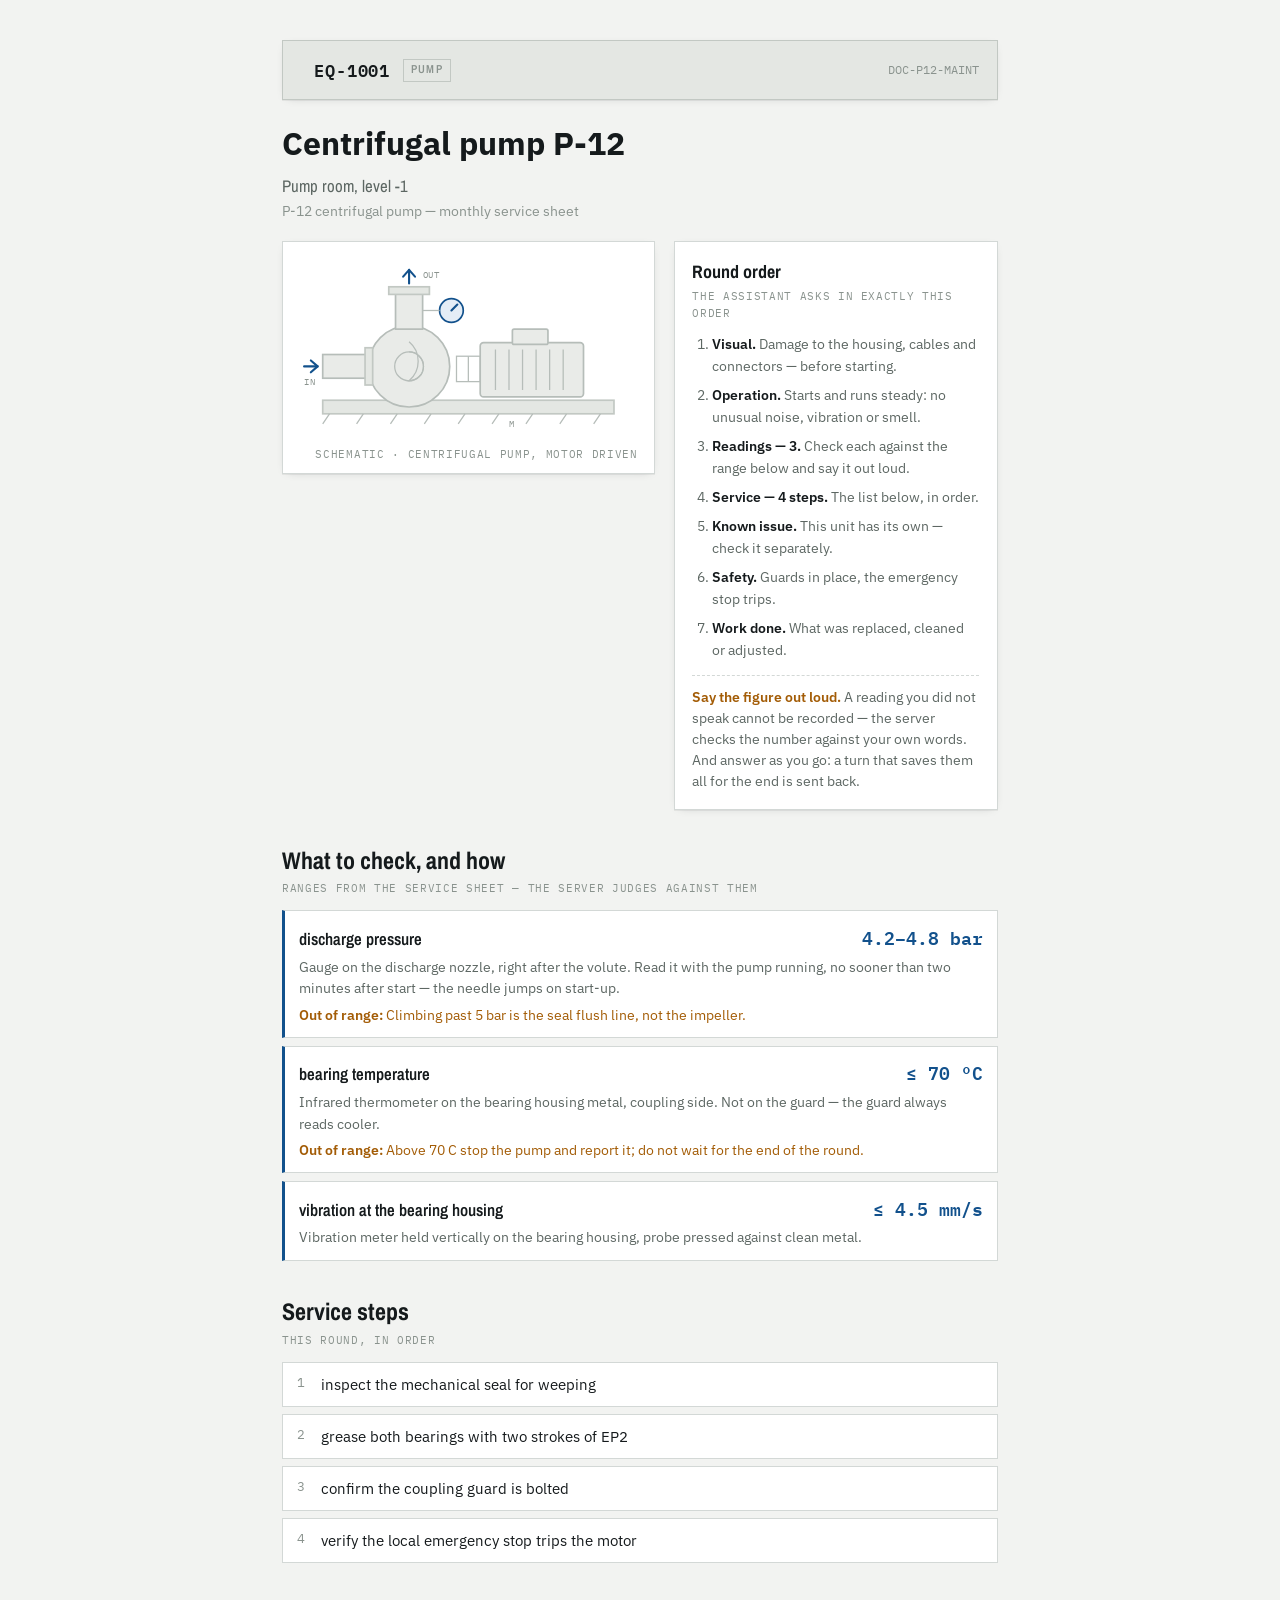
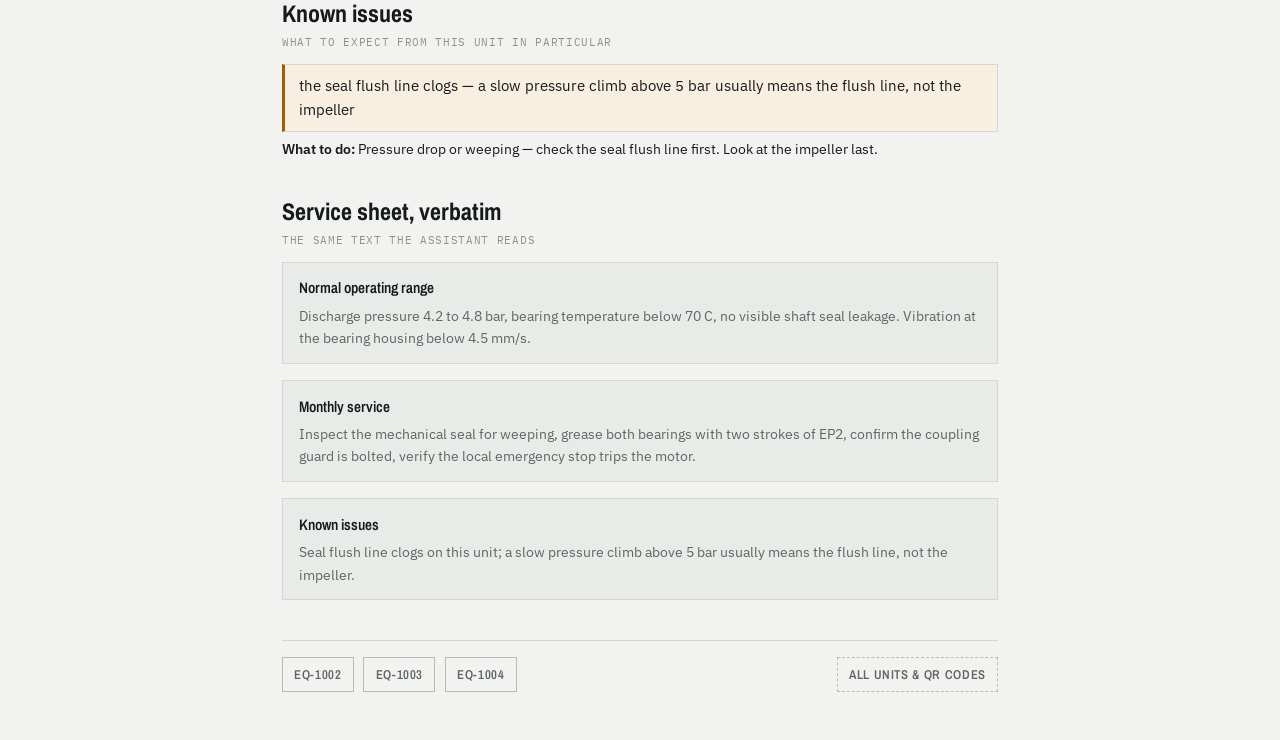
<file: equipment/EQ-1001.html>
<!doctype html>
<html lang="en">
<head>
<meta charset="utf-8">
<meta name="viewport" content="width=device-width,initial-scale=1">
<title>EQ-1001 · Centrifugal pump P-12</title>
<link rel="preconnect" href="https://fonts.googleapis.com">
<link rel="preconnect" href="https://fonts.gstatic.com" crossorigin>
<link rel="stylesheet" href="https://fonts.googleapis.com/css2?family=Archivo+Narrow:wght@500;600;700&family=IBM+Plex+Mono:wght@400;600&family=IBM+Plex+Sans:wght@400;500;600&display=swap">
<link rel="stylesheet" href="../assets/css/common.css">
<style>
  /* ---------- unit card (what opens in the glasses) ---------- */

  /* A separate root, not a section of the bench: in the glasses this is the
     only thing on screen. Wider and larger than the bench — read at arm's
     length, often with peripheral vision. */
  .device {
    max-width: 780px;
    margin: 0 auto;
    padding: clamp(1.25rem, 4vw, 2.5rem) clamp(1rem, 4vw, 2rem) 3rem;
  }

  .device[hidden] { display: none !important; }

  .dev-plate {
    background: var(--plate-face);
    border: 1px solid var(--plate-edge);
    box-shadow: var(--shadow);
    padding: 1rem 1.15rem;
    display: flex;
    align-items: center;
    gap: .8rem;
    flex-wrap: wrap;
  }

  .dev-id {
    font-family: var(--mono);
    font-weight: 600;
    font-size: 1.05rem;
    letter-spacing: .05em;
  }

  .dev-kind {
    font-family: var(--narrow);
    font-size: .72rem;
    font-weight: 600;
    letter-spacing: .1em;
    text-transform: uppercase;
    color: var(--ink-faint);
    border: 1px solid var(--plate-edge);
    padding: .1rem .45rem;
  }

  .dev-doc {
    margin-left: auto;
    font-family: var(--mono);
    font-size: .74rem;
    color: var(--ink-faint);
  }

  .device h1 { margin: 1.2rem 0 0; font-size: var(--step-3); }

  .dev-where {
    font-family: var(--narrow);
    font-size: 1.05rem;
    color: var(--ink-muted);
    margin: .25rem 0 0;
  }

  .dev-sheet {
    font-size: .85rem;
    color: var(--ink-faint);
    margin: .15rem 0 0;
  }

  .dev-block { margin-top: 2rem; }

  .dev-block h2 {
    font-family: var(--narrow);
    font-weight: 700;
    font-size: var(--step-2);
    margin: 0 0 .1rem;
  }

  .dev-block .src {
    font-family: var(--mono);
    font-size: .7rem;
    letter-spacing: .06em;
    text-transform: uppercase;
    color: var(--ink-faint);
    margin: 0 0 .8rem;
  }

  /* Ranges are the main reason the inspector looks at the screen: large,
     monospaced, numbers aligned in a column. */
  .norms {
    display: grid;
    gap: .5rem;
  }

  .norm {
    background: var(--surface);
    border: 1px solid var(--rule);
    border-left: 3px solid var(--accent);
    padding: .7rem .9rem;
    display: flex;
    align-items: baseline;
    gap: .9rem;
    flex-wrap: wrap;
  }

  .norm-name {
    font-family: var(--narrow);
    font-weight: 600;
    font-size: 1.05rem;
  }

  .norm-range {
    margin-left: auto;
    font-family: var(--mono);
    font-weight: 600;
    font-size: 1.15rem;
    font-variant-numeric: tabular-nums;
    color: var(--accent);
    white-space: nowrap;
  }

  .steps, .issues { margin: 0; padding: 0; list-style: none; display: grid; gap: .45rem; }

  .steps li, .issues li {
    background: var(--surface);
    border: 1px solid var(--rule);
    padding: .6rem .9rem .6rem 2.4rem;
    position: relative;
    font-size: .95rem;
  }

  .steps li::before {
    content: counter(step);
    counter-increment: step;
    position: absolute;
    left: .9rem;
    font-family: var(--mono);
    font-size: .8rem;
    color: var(--ink-faint);
  }

  .steps { counter-reset: step; }

  .issues li {
    border-left: 3px solid var(--warn);
    background: var(--warn-soft);
    padding-left: .9rem;
  }

  .sections { display: grid; gap: 1rem; }

  .section-card {
    background: var(--surface-sunk);
    border: 1px solid var(--rule);
    padding: .85rem 1rem;
  }

  .section-card h3 {
    font-family: var(--narrow);
    font-size: .95rem;
    font-weight: 600;
    margin: 0 0 .3rem;
    color: var(--ink);
  }

  .section-card p { margin: 0; font-size: .9rem; color: var(--ink-muted); }

  /* Navigation between units — for clicking through on the bench. */
  .dev-nav {
    margin-top: 2.5rem;
    border-top: 1px solid var(--rule);
    padding-top: 1rem;
    display: flex;
    gap: .6rem;
    flex-wrap: wrap;
  }

  .dev-nav a {
    font-family: var(--narrow);
    font-size: .8rem;
    font-weight: 600;
    letter-spacing: .05em;
    text-transform: uppercase;
    border: 1px solid var(--rule-strong);
    padding: .4rem .7rem;
    text-decoration: none;
    color: var(--ink-muted);
  }

  .dev-nav a:hover { border-color: var(--accent); color: var(--accent); }
  .dev-nav a.stand { margin-left: auto; border-style: dashed; }

  .dev-miss {
    background: var(--warn-soft);
    border: 1px solid var(--warn);
    padding: 1rem 1.15rem;
    margin-top: 1.5rem;
  }

  @media (max-width: 600px) {
    .norm-range { margin-left: 0; font-size: 1.05rem; }
    .dev-doc { margin-left: 0; flex-basis: 100%; }
    .dev-nav a.stand { margin-left: 0; }
  }


  /* ---------- unit schematic ---------- */

  /* The drawing is inline: external images are blocked on the published
     page, and the schematic also survives theme changes — it is drawn
     with the same variables as everything else. */
  .dev-art {
    margin-top: 1.2rem;
    background: var(--surface);
    border: 1px solid var(--rule);
    box-shadow: var(--shadow);
    padding: 1rem 1rem .6rem;
  }

  .dev-art svg { width: 100%; height: auto; display: block; }

  .art-cap {
    font-family: var(--mono);
    font-size: .7rem;
    letter-spacing: .06em;
    text-transform: uppercase;
    color: var(--ink-faint);
    margin: .6rem 0 0;
    text-align: right;
  }

  .art-fill   { fill: var(--surface-sunk); stroke: var(--rule-strong); stroke-width: 2; }
  .art-plate  { fill: var(--plate-face);   stroke: var(--plate-edge);  stroke-width: 2; }
  .art-thin   { fill: none; stroke: var(--rule-strong); stroke-width: 1.5; }
  .art-line   { fill: none; stroke: var(--ink-muted); stroke-width: 2; stroke-linecap: round; }
  .art-accent { fill: none; stroke: var(--accent); stroke-width: 2.5;
                stroke-linecap: round; stroke-linejoin: round; }
  .art-glass  { fill: var(--accent-soft); stroke: var(--accent); stroke-width: 2; }
  .art-tag    { font-family: var(--mono); font-size: 11px; fill: var(--ink-faint);
                letter-spacing: .08em; }
  .art-read   { font-family: var(--mono); font-size: 15px; font-weight: 600;
                fill: var(--accent); }


  /* Schematic and round order side by side. */
  .brief { display: grid; grid-template-columns: minmax(0, 1.15fr) minmax(0, 1fr);
           gap: 1.2rem; align-items: start; margin-top: 1.2rem; }
  @media (max-width: 720px) { .brief { grid-template-columns: minmax(0, 1fr); } }

  .howto { background: var(--surface); border: 1px solid var(--rule);
           box-shadow: var(--shadow); padding: 1rem 1.1rem; }
  .howto h2 { font-family: var(--narrow); font-weight: 700; font-size: var(--step-1);
              margin: 0 0 .1rem; }
  .howto .src { font-family: var(--mono); font-size: .68rem; letter-spacing: .06em;
                text-transform: uppercase; color: var(--ink-faint); margin: 0 0 .7rem; }
  .howto ol { margin: 0; padding-left: 1.2rem; display: grid; gap: .4rem;
              font-size: .9rem; color: var(--ink-muted); }
  .howto ol b { color: var(--ink); font-weight: 600; }
  .howto .tip { margin: .85rem 0 0; padding-top: .7rem; border-top: 1px dashed var(--rule);
                font-size: .85rem; color: var(--ink-muted); }
  .howto .tip b { color: var(--warn); font-weight: 600; }

  /* Each range becomes a card: what to measure, what it should be,
     where to look and when to raise the alarm. */
  .norm { display: grid; gap: .3rem; align-items: start; }
  .norm-top { display: flex; align-items: baseline; gap: .9rem; flex-wrap: wrap; }
  .norm-how { font-size: .875rem; color: var(--ink-muted); }
  .norm-flag { font-size: .85rem; color: var(--warn); }
  .norm-flag b { font-weight: 600; }
  .issue-do { margin: .45rem 0 0; font-size: .875rem; color: var(--ink); }
  .issue-do b { font-weight: 600; }

</style>
</head>
<body>
<div class="device">
  <div class="dev-plate">
    <span class="punch"></span>
    <span class="dev-id">EQ-1001</span>
    <span class="dev-kind">pump</span>
    <span class="dev-doc">DOC-P12-MAINT</span>
  </div>

  <h1>Centrifugal pump P-12</h1>
  <p class="dev-where">Pump room, level -1</p>
  <p class="dev-sheet">P-12 centrifugal pump — monthly service sheet</p>

  <div class="brief">
    <figure class="dev-art" style="margin:0"><svg viewBox="0 0 400 210" role="img" aria-label="Centrifugal pump: volute, coupling guard, motor on a baseplate"><rect class="art-plate" x="28" y="168" width="344" height="16"/><path class="art-thin" d="M36 184l-8 12M76 184l-8 12M116 184l-8 12M156 184l-8 12M196 184l-8 12M236 184l-8 12M276 184l-8 12M316 184l-8 12M356 184l-8 12"/><rect class="art-fill" x="214" y="100" width="122" height="64" rx="4"/><path class="art-thin" d="M232 108v48M248 108v48M264 108v48M280 108v48M296 108v48M312 108v48"/><rect class="art-fill" x="252" y="84" width="42" height="18" rx="2"/><rect class="art-thin" x="186" y="116" width="28" height="30"/><path class="art-thin" d="M200 116v30"/><circle class="art-fill" cx="130" cy="128" r="48"/><circle class="art-thin" cx="130" cy="128" r="17"/><path class="art-thin" d="M130 111a17 17 0 0 1 0 34 30 30 0 0 0 0-46"/><rect class="art-fill" x="28" y="114" width="54" height="28"/><rect class="art-plate" x="78" y="106" width="9" height="44"/><rect class="art-fill" x="114" y="40" width="32" height="44"/><rect class="art-plate" x="106" y="34" width="48" height="9"/><circle class="art-glass" cx="180" cy="62" r="14"/><path class="art-accent" d="M180 62l7-7"/><path class="art-thin" d="M166 62h-20"/><path class="art-accent" d="M6 128h16"/><path class="art-accent" d="M14 121l8 7-8 7"/><path class="art-accent" d="M130 30V14"/><path class="art-accent" d="M123 22l7-8 7 8"/><text class="art-tag" x="6" y="150">IN</text><text class="art-tag" x="146" y="24">OUT</text><text class="art-tag" x="248" y="200">M</text></svg><figcaption class="art-cap">Schematic · centrifugal pump, motor driven</figcaption></figure>
    <div class="howto">
      <h2>Round order</h2>
      <p class="src">the assistant asks in exactly this order</p>
      <ol>
      <li><b>Visual.</b> Damage to the housing, cables and connectors — before starting.</li>
      <li><b>Operation.</b> Starts and runs steady: no unusual noise, vibration or smell.</li>
      <li><b>Readings — 3.</b> Check each against the range below and say it out loud.</li>
      <li><b>Service — 4 steps.</b> The list below, in order.</li>
      <li><b>Known issue.</b> This unit has its own — check it separately.</li>
      <li><b>Safety.</b> Guards in place, the emergency stop trips.</li>
      <li><b>Work done.</b> What was replaced, cleaned or adjusted.</li>
      </ol>
      <p class="tip"><b>Say the figure out loud.</b> A reading you did not
        speak cannot be recorded — the server checks the number against your
        own words. And answer as you go: a turn that saves them all for the
        end is sent back.</p>
    </div>
  </div>

  <section class="dev-block">
    <h2>What to check, and how</h2>
    <p class="src">ranges from the service sheet — the server judges against them</p>
    <div class="norms">
      <div class="norm"><div class="norm-top"><span class="norm-name">discharge pressure</span><span class="norm-range">4.2–4.8 bar</span></div><div class="norm-how">Gauge on the discharge nozzle, right after the volute. Read it with the pump running, no sooner than two minutes after start — the needle jumps on start-up.</div><div class="norm-flag"><b>Out of range:</b> Climbing past 5 bar is the seal flush line, not the impeller.</div></div>
      <div class="norm"><div class="norm-top"><span class="norm-name">bearing temperature</span><span class="norm-range">≤ 70 °C</span></div><div class="norm-how">Infrared thermometer on the bearing housing metal, coupling side. Not on the guard — the guard always reads cooler.</div><div class="norm-flag"><b>Out of range:</b> Above 70 C stop the pump and report it; do not wait for the end of the round.</div></div>
      <div class="norm"><div class="norm-top"><span class="norm-name">vibration at the bearing housing</span><span class="norm-range">≤ 4.5 mm/s</span></div><div class="norm-how">Vibration meter held vertically on the bearing housing, probe pressed against clean metal.</div></div>
    </div>
  </section>

  <section class="dev-block">
    <h2>Service steps</h2>
    <p class="src">this round, in order</p>
    <ul class="steps">
      <li>inspect the mechanical seal for weeping</li>
      <li>grease both bearings with two strokes of EP2</li>
      <li>confirm the coupling guard is bolted</li>
      <li>verify the local emergency stop trips the motor</li>
    </ul>
  </section>

  <section class="dev-block">
    <h2>Known issues</h2>
    <p class="src">what to expect from this unit in particular</p>
    <ul class="issues">
      <li>the seal flush line clogs — a slow pressure climb above 5 bar usually means the flush line, not the impeller</li>
    </ul>
    <p class="issue-do"><b>What to do:</b> Pressure drop or weeping — check the seal flush line first. Look at the impeller last.</p>
  </section>

  <section class="dev-block">
    <h2>Service sheet, verbatim</h2>
    <p class="src">the same text the assistant reads</p>
    <div class="sections">
      <div class="section-card"><h3>Normal operating range</h3><p>Discharge pressure 4.2 to 4.8 bar, bearing temperature below 70 C, no visible shaft seal leakage. Vibration at the bearing housing below 4.5 mm/s.</p></div>
      <div class="section-card"><h3>Monthly service</h3><p>Inspect the mechanical seal for weeping, grease both bearings with two strokes of EP2, confirm the coupling guard is bolted, verify the local emergency stop trips the motor.</p></div>
      <div class="section-card"><h3>Known issues</h3><p>Seal flush line clogs on this unit; a slow pressure climb above 5 bar usually means the flush line, not the impeller.</p></div>
    </div>
  </section>

  <nav class="dev-nav">
    <a href="EQ-1002.html">EQ-1002</a>
    <a href="EQ-1003.html">EQ-1003</a>
    <a href="EQ-1004.html">EQ-1004</a>
    <a class="stand" href="../qr.html">All units &amp; QR codes</a>
  </nav>
</div>
</body>
</html>
</file>
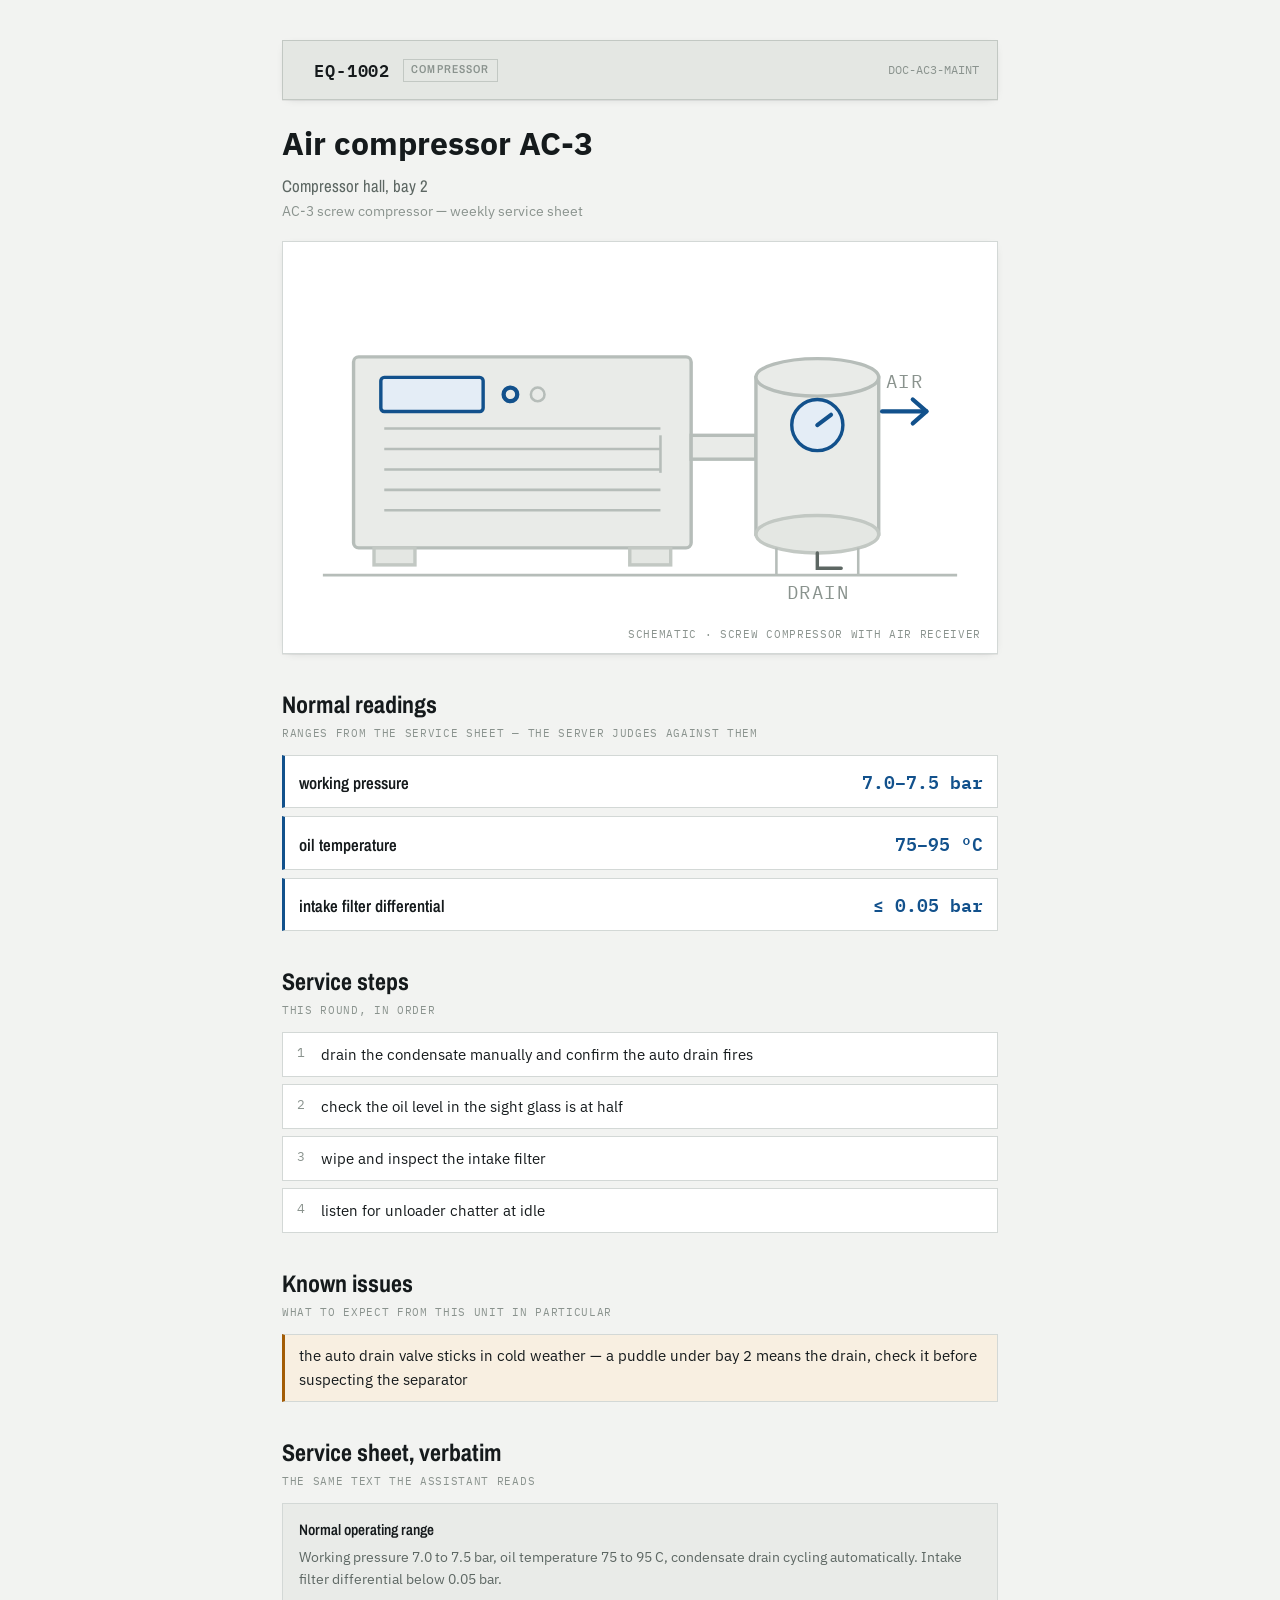
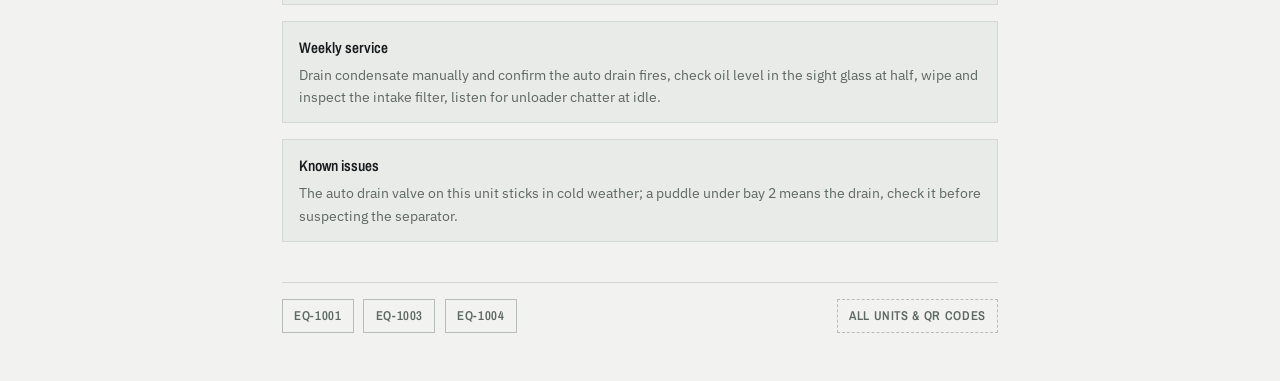
<file: equipment/EQ-1002.html>
<!doctype html>
<html lang="en">
<head>
<meta charset="utf-8">
<meta name="viewport" content="width=device-width,initial-scale=1">
<title>EQ-1002 · Air compressor AC-3</title>
<link rel="preconnect" href="https://fonts.googleapis.com">
<link rel="preconnect" href="https://fonts.gstatic.com" crossorigin>
<link rel="stylesheet" href="https://fonts.googleapis.com/css2?family=Archivo+Narrow:wght@500;600;700&family=IBM+Plex+Mono:wght@400;600&family=IBM+Plex+Sans:wght@400;500;600&display=swap">
<link rel="stylesheet" href="../assets/css/common.css">
<style>
  /* ---------- unit card (what opens in the glasses) ---------- */

  /* A separate root, not a section of the bench: in the glasses this is the
     only thing on screen. Wider and larger than the bench — read at arm's
     length, often with peripheral vision. */
  .device {
    max-width: 780px;
    margin: 0 auto;
    padding: clamp(1.25rem, 4vw, 2.5rem) clamp(1rem, 4vw, 2rem) 3rem;
  }

  .device[hidden] { display: none !important; }

  .dev-plate {
    background: var(--plate-face);
    border: 1px solid var(--plate-edge);
    box-shadow: var(--shadow);
    padding: 1rem 1.15rem;
    display: flex;
    align-items: center;
    gap: .8rem;
    flex-wrap: wrap;
  }

  .dev-id {
    font-family: var(--mono);
    font-weight: 600;
    font-size: 1.05rem;
    letter-spacing: .05em;
  }

  .dev-kind {
    font-family: var(--narrow);
    font-size: .72rem;
    font-weight: 600;
    letter-spacing: .1em;
    text-transform: uppercase;
    color: var(--ink-faint);
    border: 1px solid var(--plate-edge);
    padding: .1rem .45rem;
  }

  .dev-doc {
    margin-left: auto;
    font-family: var(--mono);
    font-size: .74rem;
    color: var(--ink-faint);
  }

  .device h1 { margin: 1.2rem 0 0; font-size: var(--step-3); }

  .dev-where {
    font-family: var(--narrow);
    font-size: 1.05rem;
    color: var(--ink-muted);
    margin: .25rem 0 0;
  }

  .dev-sheet {
    font-size: .85rem;
    color: var(--ink-faint);
    margin: .15rem 0 0;
  }

  .dev-block { margin-top: 2rem; }

  .dev-block h2 {
    font-family: var(--narrow);
    font-weight: 700;
    font-size: var(--step-2);
    margin: 0 0 .1rem;
  }

  .dev-block .src {
    font-family: var(--mono);
    font-size: .7rem;
    letter-spacing: .06em;
    text-transform: uppercase;
    color: var(--ink-faint);
    margin: 0 0 .8rem;
  }

  /* Ranges are the main reason the inspector looks at the screen: large,
     monospaced, numbers aligned in a column. */
  .norms {
    display: grid;
    gap: .5rem;
  }

  .norm {
    background: var(--surface);
    border: 1px solid var(--rule);
    border-left: 3px solid var(--accent);
    padding: .7rem .9rem;
    display: flex;
    align-items: baseline;
    gap: .9rem;
    flex-wrap: wrap;
  }

  .norm-name {
    font-family: var(--narrow);
    font-weight: 600;
    font-size: 1.05rem;
  }

  .norm-range {
    margin-left: auto;
    font-family: var(--mono);
    font-weight: 600;
    font-size: 1.15rem;
    font-variant-numeric: tabular-nums;
    color: var(--accent);
    white-space: nowrap;
  }

  .steps, .issues { margin: 0; padding: 0; list-style: none; display: grid; gap: .45rem; }

  .steps li, .issues li {
    background: var(--surface);
    border: 1px solid var(--rule);
    padding: .6rem .9rem .6rem 2.4rem;
    position: relative;
    font-size: .95rem;
  }

  .steps li::before {
    content: counter(step);
    counter-increment: step;
    position: absolute;
    left: .9rem;
    font-family: var(--mono);
    font-size: .8rem;
    color: var(--ink-faint);
  }

  .steps { counter-reset: step; }

  .issues li {
    border-left: 3px solid var(--warn);
    background: var(--warn-soft);
    padding-left: .9rem;
  }

  .sections { display: grid; gap: 1rem; }

  .section-card {
    background: var(--surface-sunk);
    border: 1px solid var(--rule);
    padding: .85rem 1rem;
  }

  .section-card h3 {
    font-family: var(--narrow);
    font-size: .95rem;
    font-weight: 600;
    margin: 0 0 .3rem;
    color: var(--ink);
  }

  .section-card p { margin: 0; font-size: .9rem; color: var(--ink-muted); }

  /* Navigation between units — for clicking through on the bench. */
  .dev-nav {
    margin-top: 2.5rem;
    border-top: 1px solid var(--rule);
    padding-top: 1rem;
    display: flex;
    gap: .6rem;
    flex-wrap: wrap;
  }

  .dev-nav a {
    font-family: var(--narrow);
    font-size: .8rem;
    font-weight: 600;
    letter-spacing: .05em;
    text-transform: uppercase;
    border: 1px solid var(--rule-strong);
    padding: .4rem .7rem;
    text-decoration: none;
    color: var(--ink-muted);
  }

  .dev-nav a:hover { border-color: var(--accent); color: var(--accent); }
  .dev-nav a.stand { margin-left: auto; border-style: dashed; }

  .dev-miss {
    background: var(--warn-soft);
    border: 1px solid var(--warn);
    padding: 1rem 1.15rem;
    margin-top: 1.5rem;
  }

  @media (max-width: 600px) {
    .norm-range { margin-left: 0; font-size: 1.05rem; }
    .dev-doc { margin-left: 0; flex-basis: 100%; }
    .dev-nav a.stand { margin-left: 0; }
  }


  /* ---------- unit schematic ---------- */

  /* The drawing is inline: external images are blocked on the published
     page, and the schematic also survives theme changes — it is drawn
     with the same variables as everything else. */
  .dev-art {
    margin-top: 1.2rem;
    background: var(--surface);
    border: 1px solid var(--rule);
    box-shadow: var(--shadow);
    padding: 1rem 1rem .6rem;
  }

  .dev-art svg { width: 100%; height: auto; display: block; }

  .art-cap {
    font-family: var(--mono);
    font-size: .7rem;
    letter-spacing: .06em;
    text-transform: uppercase;
    color: var(--ink-faint);
    margin: .6rem 0 0;
    text-align: right;
  }

  .art-fill   { fill: var(--surface-sunk); stroke: var(--rule-strong); stroke-width: 2; }
  .art-plate  { fill: var(--plate-face);   stroke: var(--plate-edge);  stroke-width: 2; }
  .art-thin   { fill: none; stroke: var(--rule-strong); stroke-width: 1.5; }
  .art-line   { fill: none; stroke: var(--ink-muted); stroke-width: 2; stroke-linecap: round; }
  .art-accent { fill: none; stroke: var(--accent); stroke-width: 2.5;
                stroke-linecap: round; stroke-linejoin: round; }
  .art-glass  { fill: var(--accent-soft); stroke: var(--accent); stroke-width: 2; }
  .art-tag    { font-family: var(--mono); font-size: 11px; fill: var(--ink-faint);
                letter-spacing: .08em; }
  .art-read   { font-family: var(--mono); font-size: 15px; font-weight: 600;
                fill: var(--accent); }

</style>
</head>
<body>
<div class="device">
  <div class="dev-plate">
    <span class="punch"></span>
    <span class="dev-id">EQ-1002</span>
    <span class="dev-kind">compressor</span>
    <span class="dev-doc">DOC-AC3-MAINT</span>
  </div>

  <h1>Air compressor AC-3</h1>
  <p class="dev-where">Compressor hall, bay 2</p>
  <p class="dev-sheet">AC-3 screw compressor — weekly service sheet</p>

    <figure class="dev-art" style="margin:1.2rem 0 0"><svg viewBox="0 0 400 210" role="img" aria-label="Enclosed screw compressor and vertical air receiver"><path class="art-thin" d="M14 186h372"/><rect class="art-fill" x="32" y="58" width="198" height="112" rx="3"/><path class="art-thin" d="M50 100h162M50 112h162M50 124h162M50 136h162M50 148h162"/><rect class="art-glass" x="48" y="70" width="60" height="20" rx="2"/><circle class="art-accent" cx="124" cy="80" r="4"/><circle class="art-thin" cx="140" cy="80" r="4"/><path class="art-thin" d="M212 104v22"/><rect class="art-plate" x="44" y="170" width="24" height="10"/><rect class="art-plate" x="194" y="170" width="24" height="10"/><rect class="art-fill" x="230" y="104" width="38" height="14"/><rect class="art-fill" x="268" y="70" width="72" height="92"/><ellipse class="art-fill" cx="304" cy="70" rx="36" ry="11"/><ellipse class="art-plate" cx="304" cy="162" rx="36" ry="11"/><path class="art-thin" d="M280 170v16M328 170v16"/><circle class="art-glass" cx="304" cy="98" r="15"/><path class="art-accent" d="M304 98l8-6"/><path class="art-line" d="M304 173v9h14"/><text class="art-tag" x="286" y="200">DRAIN</text><path class="art-accent" d="M342 90h26"/><path class="art-accent" d="M360 83l8 7-8 7"/><text class="art-tag" x="344" y="76">AIR</text></svg><figcaption class="art-cap">Schematic · screw compressor with air receiver</figcaption></figure>

  <section class="dev-block">
    <h2>Normal readings</h2>
    <p class="src">ranges from the service sheet — the server judges against them</p>
    <div class="norms">
      <div class="norm"><span class="norm-name">working pressure</span><span class="norm-range">7.0–7.5 bar</span></div>
      <div class="norm"><span class="norm-name">oil temperature</span><span class="norm-range">75–95 °C</span></div>
      <div class="norm"><span class="norm-name">intake filter differential</span><span class="norm-range">≤ 0.05 bar</span></div>
    </div>
  </section>

  <section class="dev-block">
    <h2>Service steps</h2>
    <p class="src">this round, in order</p>
    <ul class="steps">
      <li>drain the condensate manually and confirm the auto drain fires</li>
      <li>check the oil level in the sight glass is at half</li>
      <li>wipe and inspect the intake filter</li>
      <li>listen for unloader chatter at idle</li>
    </ul>
  </section>

  <section class="dev-block">
    <h2>Known issues</h2>
    <p class="src">what to expect from this unit in particular</p>
    <ul class="issues">
      <li>the auto drain valve sticks in cold weather — a puddle under bay 2 means the drain, check it before suspecting the separator</li>
    </ul>
  </section>

  <section class="dev-block">
    <h2>Service sheet, verbatim</h2>
    <p class="src">the same text the assistant reads</p>
    <div class="sections">
      <div class="section-card"><h3>Normal operating range</h3><p>Working pressure 7.0 to 7.5 bar, oil temperature 75 to 95 C, condensate drain cycling automatically. Intake filter differential below 0.05 bar.</p></div>
      <div class="section-card"><h3>Weekly service</h3><p>Drain condensate manually and confirm the auto drain fires, check oil level in the sight glass at half, wipe and inspect the intake filter, listen for unloader chatter at idle.</p></div>
      <div class="section-card"><h3>Known issues</h3><p>The auto drain valve on this unit sticks in cold weather; a puddle under bay 2 means the drain, check it before suspecting the separator.</p></div>
    </div>
  </section>

  <nav class="dev-nav">
    <a href="EQ-1001.html">EQ-1001</a>
    <a href="EQ-1003.html">EQ-1003</a>
    <a href="EQ-1004.html">EQ-1004</a>
    <a class="stand" href="../qr.html">All units &amp; QR codes</a>
  </nav>
</div>
</body>
</html>
</file>
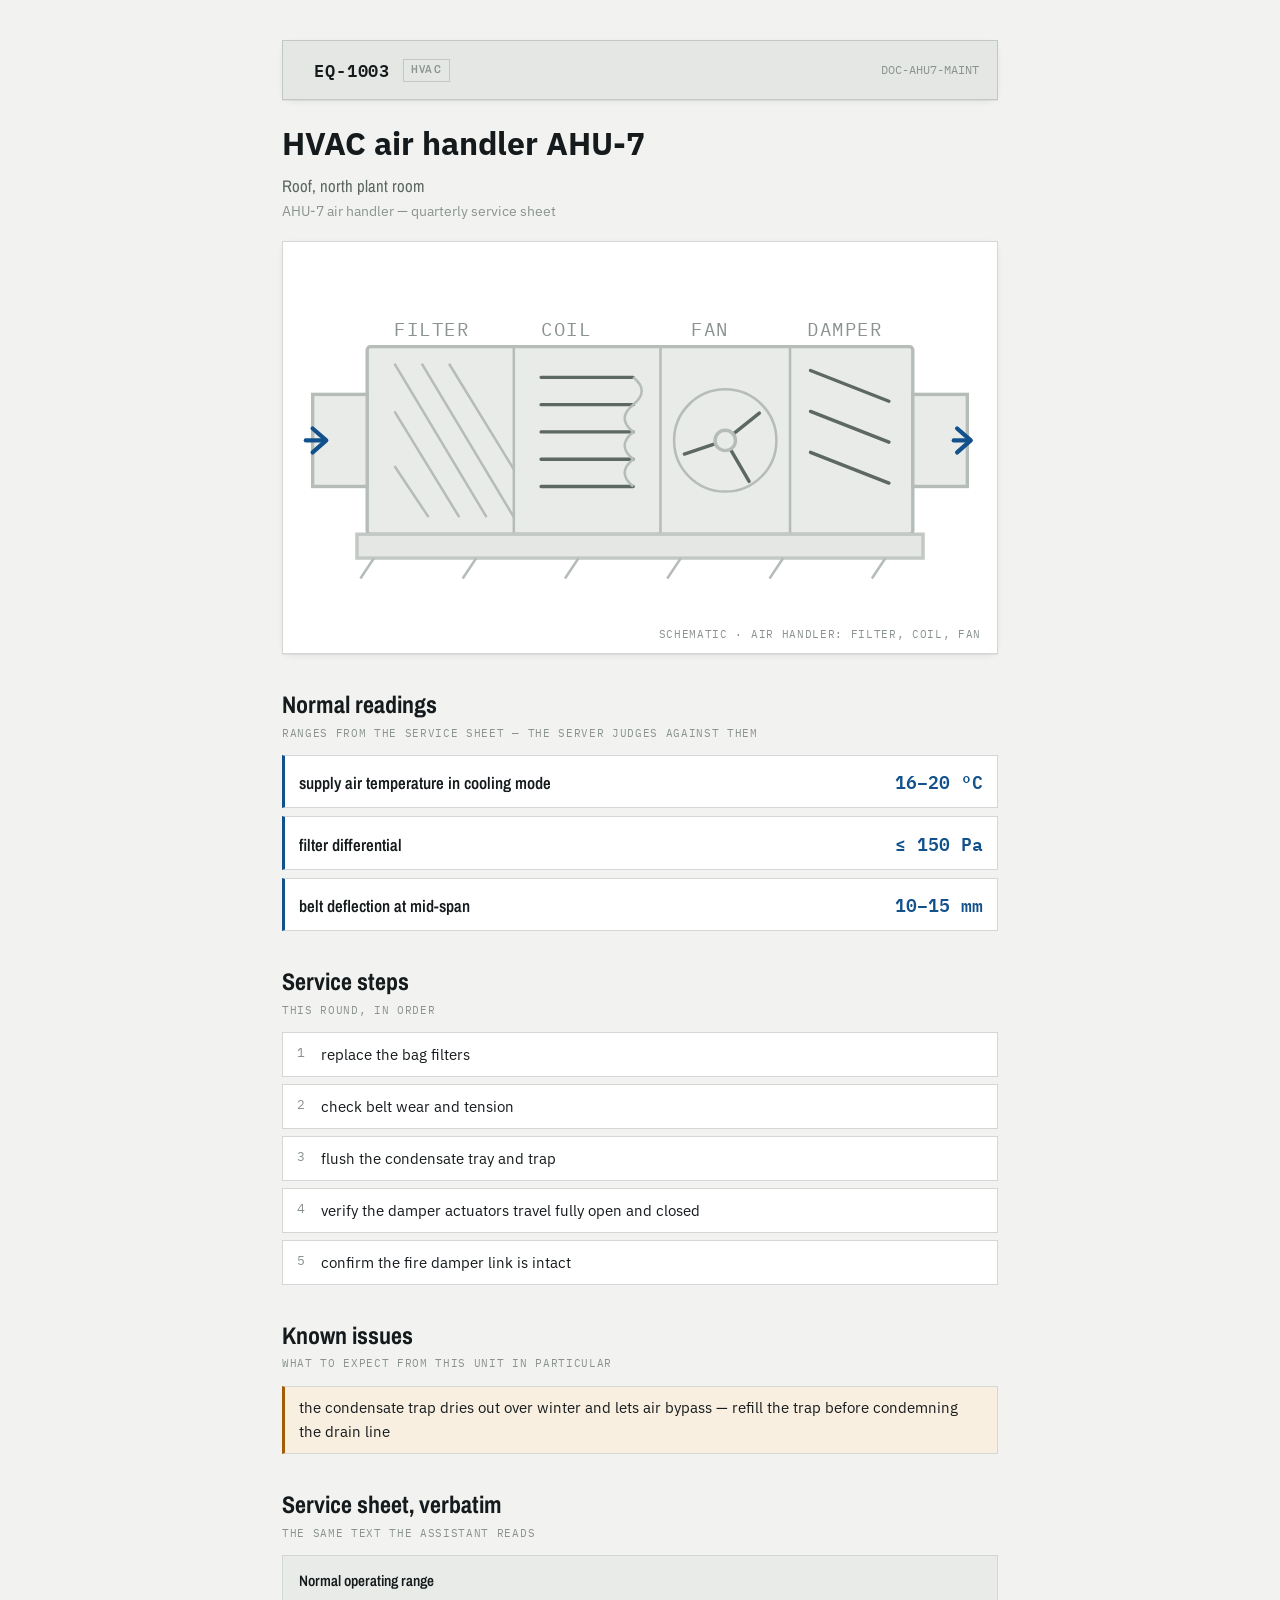
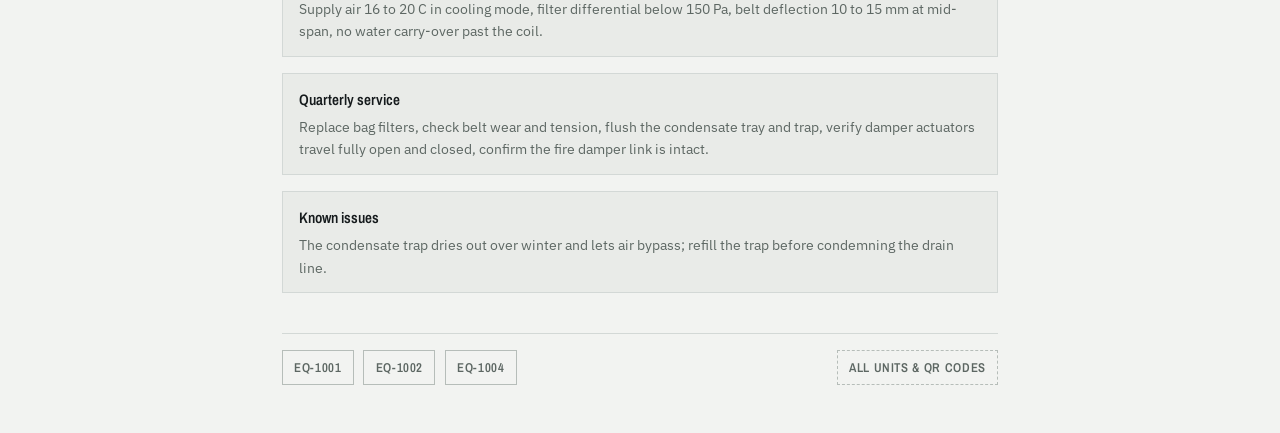
<file: equipment/EQ-1003.html>
<!doctype html>
<html lang="en">
<head>
<meta charset="utf-8">
<meta name="viewport" content="width=device-width,initial-scale=1">
<title>EQ-1003 · HVAC air handler AHU-7</title>
<link rel="preconnect" href="https://fonts.googleapis.com">
<link rel="preconnect" href="https://fonts.gstatic.com" crossorigin>
<link rel="stylesheet" href="https://fonts.googleapis.com/css2?family=Archivo+Narrow:wght@500;600;700&family=IBM+Plex+Mono:wght@400;600&family=IBM+Plex+Sans:wght@400;500;600&display=swap">
<link rel="stylesheet" href="../assets/css/common.css">
<style>
  /* ---------- unit card (what opens in the glasses) ---------- */

  /* A separate root, not a section of the bench: in the glasses this is the
     only thing on screen. Wider and larger than the bench — read at arm's
     length, often with peripheral vision. */
  .device {
    max-width: 780px;
    margin: 0 auto;
    padding: clamp(1.25rem, 4vw, 2.5rem) clamp(1rem, 4vw, 2rem) 3rem;
  }

  .device[hidden] { display: none !important; }

  .dev-plate {
    background: var(--plate-face);
    border: 1px solid var(--plate-edge);
    box-shadow: var(--shadow);
    padding: 1rem 1.15rem;
    display: flex;
    align-items: center;
    gap: .8rem;
    flex-wrap: wrap;
  }

  .dev-id {
    font-family: var(--mono);
    font-weight: 600;
    font-size: 1.05rem;
    letter-spacing: .05em;
  }

  .dev-kind {
    font-family: var(--narrow);
    font-size: .72rem;
    font-weight: 600;
    letter-spacing: .1em;
    text-transform: uppercase;
    color: var(--ink-faint);
    border: 1px solid var(--plate-edge);
    padding: .1rem .45rem;
  }

  .dev-doc {
    margin-left: auto;
    font-family: var(--mono);
    font-size: .74rem;
    color: var(--ink-faint);
  }

  .device h1 { margin: 1.2rem 0 0; font-size: var(--step-3); }

  .dev-where {
    font-family: var(--narrow);
    font-size: 1.05rem;
    color: var(--ink-muted);
    margin: .25rem 0 0;
  }

  .dev-sheet {
    font-size: .85rem;
    color: var(--ink-faint);
    margin: .15rem 0 0;
  }

  .dev-block { margin-top: 2rem; }

  .dev-block h2 {
    font-family: var(--narrow);
    font-weight: 700;
    font-size: var(--step-2);
    margin: 0 0 .1rem;
  }

  .dev-block .src {
    font-family: var(--mono);
    font-size: .7rem;
    letter-spacing: .06em;
    text-transform: uppercase;
    color: var(--ink-faint);
    margin: 0 0 .8rem;
  }

  /* Ranges are the main reason the inspector looks at the screen: large,
     monospaced, numbers aligned in a column. */
  .norms {
    display: grid;
    gap: .5rem;
  }

  .norm {
    background: var(--surface);
    border: 1px solid var(--rule);
    border-left: 3px solid var(--accent);
    padding: .7rem .9rem;
    display: flex;
    align-items: baseline;
    gap: .9rem;
    flex-wrap: wrap;
  }

  .norm-name {
    font-family: var(--narrow);
    font-weight: 600;
    font-size: 1.05rem;
  }

  .norm-range {
    margin-left: auto;
    font-family: var(--mono);
    font-weight: 600;
    font-size: 1.15rem;
    font-variant-numeric: tabular-nums;
    color: var(--accent);
    white-space: nowrap;
  }

  .steps, .issues { margin: 0; padding: 0; list-style: none; display: grid; gap: .45rem; }

  .steps li, .issues li {
    background: var(--surface);
    border: 1px solid var(--rule);
    padding: .6rem .9rem .6rem 2.4rem;
    position: relative;
    font-size: .95rem;
  }

  .steps li::before {
    content: counter(step);
    counter-increment: step;
    position: absolute;
    left: .9rem;
    font-family: var(--mono);
    font-size: .8rem;
    color: var(--ink-faint);
  }

  .steps { counter-reset: step; }

  .issues li {
    border-left: 3px solid var(--warn);
    background: var(--warn-soft);
    padding-left: .9rem;
  }

  .sections { display: grid; gap: 1rem; }

  .section-card {
    background: var(--surface-sunk);
    border: 1px solid var(--rule);
    padding: .85rem 1rem;
  }

  .section-card h3 {
    font-family: var(--narrow);
    font-size: .95rem;
    font-weight: 600;
    margin: 0 0 .3rem;
    color: var(--ink);
  }

  .section-card p { margin: 0; font-size: .9rem; color: var(--ink-muted); }

  /* Navigation between units — for clicking through on the bench. */
  .dev-nav {
    margin-top: 2.5rem;
    border-top: 1px solid var(--rule);
    padding-top: 1rem;
    display: flex;
    gap: .6rem;
    flex-wrap: wrap;
  }

  .dev-nav a {
    font-family: var(--narrow);
    font-size: .8rem;
    font-weight: 600;
    letter-spacing: .05em;
    text-transform: uppercase;
    border: 1px solid var(--rule-strong);
    padding: .4rem .7rem;
    text-decoration: none;
    color: var(--ink-muted);
  }

  .dev-nav a:hover { border-color: var(--accent); color: var(--accent); }
  .dev-nav a.stand { margin-left: auto; border-style: dashed; }

  .dev-miss {
    background: var(--warn-soft);
    border: 1px solid var(--warn);
    padding: 1rem 1.15rem;
    margin-top: 1.5rem;
  }

  @media (max-width: 600px) {
    .norm-range { margin-left: 0; font-size: 1.05rem; }
    .dev-doc { margin-left: 0; flex-basis: 100%; }
    .dev-nav a.stand { margin-left: 0; }
  }


  /* ---------- unit schematic ---------- */

  /* The drawing is inline: external images are blocked on the published
     page, and the schematic also survives theme changes — it is drawn
     with the same variables as everything else. */
  .dev-art {
    margin-top: 1.2rem;
    background: var(--surface);
    border: 1px solid var(--rule);
    box-shadow: var(--shadow);
    padding: 1rem 1rem .6rem;
  }

  .dev-art svg { width: 100%; height: auto; display: block; }

  .art-cap {
    font-family: var(--mono);
    font-size: .7rem;
    letter-spacing: .06em;
    text-transform: uppercase;
    color: var(--ink-faint);
    margin: .6rem 0 0;
    text-align: right;
  }

  .art-fill   { fill: var(--surface-sunk); stroke: var(--rule-strong); stroke-width: 2; }
  .art-plate  { fill: var(--plate-face);   stroke: var(--plate-edge);  stroke-width: 2; }
  .art-thin   { fill: none; stroke: var(--rule-strong); stroke-width: 1.5; }
  .art-line   { fill: none; stroke: var(--ink-muted); stroke-width: 2; stroke-linecap: round; }
  .art-accent { fill: none; stroke: var(--accent); stroke-width: 2.5;
                stroke-linecap: round; stroke-linejoin: round; }
  .art-glass  { fill: var(--accent-soft); stroke: var(--accent); stroke-width: 2; }
  .art-tag    { font-family: var(--mono); font-size: 11px; fill: var(--ink-faint);
                letter-spacing: .08em; }
  .art-read   { font-family: var(--mono); font-size: 15px; font-weight: 600;
                fill: var(--accent); }

</style>
</head>
<body>
<div class="device">
  <div class="dev-plate">
    <span class="punch"></span>
    <span class="dev-id">EQ-1003</span>
    <span class="dev-kind">hvac</span>
    <span class="dev-doc">DOC-AHU7-MAINT</span>
  </div>

  <h1>HVAC air handler AHU-7</h1>
  <p class="dev-where">Roof, north plant room</p>
  <p class="dev-sheet">AHU-7 air handler — quarterly service sheet</p>

    <figure class="dev-art" style="margin:1.2rem 0 0"><svg viewBox="0 0 400 210" role="img" aria-label="Air handler: filter, coil and fan sections"><rect class="art-fill" x="40" y="52" width="320" height="110" rx="2"/><path class="art-thin" d="M126 52v110M212 52v110M288 52v110"/><path class="art-thin" d="M56 62l54 90M72 62l54 90M88 62l38 62M56 90l38 62M56 122l20 30"/><path class="art-line" d="M142 70h54M142 86h54M142 102h54M142 118h54M142 134h54"/><path class="art-thin" d="M196 70q10 8 0 16-10 8 0 16-10 8 0 16-10 8 0 16"/><circle class="art-thin" cx="250" cy="107" r="30"/><path class="art-line" d="M250 107l20-16M250 107l14 24M250 107l-24 8"/><circle class="art-fill" cx="250" cy="107" r="6"/><path class="art-line" d="M300 66l46 18M300 90l46 18M300 114l46 18"/><rect class="art-fill" x="8" y="80" width="32" height="54"/><rect class="art-fill" x="360" y="80" width="32" height="54"/><path class="art-accent" d="M4 107h10"/><path class="art-accent" d="M8 100l8 7-8 7"/><path class="art-accent" d="M384 107h8"/><path class="art-accent" d="M386 100l8 7-8 7"/><rect class="art-plate" x="34" y="162" width="332" height="14"/><path class="art-thin" d="M44 176l-8 12M104 176l-8 12M164 176l-8 12M224 176l-8 12M284 176l-8 12M344 176l-8 12"/><text class="art-tag" x="56" y="46">FILTER</text><text class="art-tag" x="142" y="46">COIL</text><text class="art-tag" x="230" y="46">FAN</text><text class="art-tag" x="298" y="46">DAMPER</text></svg><figcaption class="art-cap">Schematic · air handler: filter, coil, fan</figcaption></figure>

  <section class="dev-block">
    <h2>Normal readings</h2>
    <p class="src">ranges from the service sheet — the server judges against them</p>
    <div class="norms">
      <div class="norm"><span class="norm-name">supply air temperature in cooling mode</span><span class="norm-range">16–20 °C</span></div>
      <div class="norm"><span class="norm-name">filter differential</span><span class="norm-range">≤ 150 Pa</span></div>
      <div class="norm"><span class="norm-name">belt deflection at mid-span</span><span class="norm-range">10–15 mm</span></div>
    </div>
  </section>

  <section class="dev-block">
    <h2>Service steps</h2>
    <p class="src">this round, in order</p>
    <ul class="steps">
      <li>replace the bag filters</li>
      <li>check belt wear and tension</li>
      <li>flush the condensate tray and trap</li>
      <li>verify the damper actuators travel fully open and closed</li>
      <li>confirm the fire damper link is intact</li>
    </ul>
  </section>

  <section class="dev-block">
    <h2>Known issues</h2>
    <p class="src">what to expect from this unit in particular</p>
    <ul class="issues">
      <li>the condensate trap dries out over winter and lets air bypass — refill the trap before condemning the drain line</li>
    </ul>
  </section>

  <section class="dev-block">
    <h2>Service sheet, verbatim</h2>
    <p class="src">the same text the assistant reads</p>
    <div class="sections">
      <div class="section-card"><h3>Normal operating range</h3><p>Supply air 16 to 20 C in cooling mode, filter differential below 150 Pa, belt deflection 10 to 15 mm at mid-span, no water carry-over past the coil.</p></div>
      <div class="section-card"><h3>Quarterly service</h3><p>Replace bag filters, check belt wear and tension, flush the condensate tray and trap, verify damper actuators travel fully open and closed, confirm the fire damper link is intact.</p></div>
      <div class="section-card"><h3>Known issues</h3><p>The condensate trap dries out over winter and lets air bypass; refill the trap before condemning the drain line.</p></div>
    </div>
  </section>

  <nav class="dev-nav">
    <a href="EQ-1001.html">EQ-1001</a>
    <a href="EQ-1002.html">EQ-1002</a>
    <a href="EQ-1004.html">EQ-1004</a>
    <a class="stand" href="../qr.html">All units &amp; QR codes</a>
  </nav>
</div>
</body>
</html>
</file>
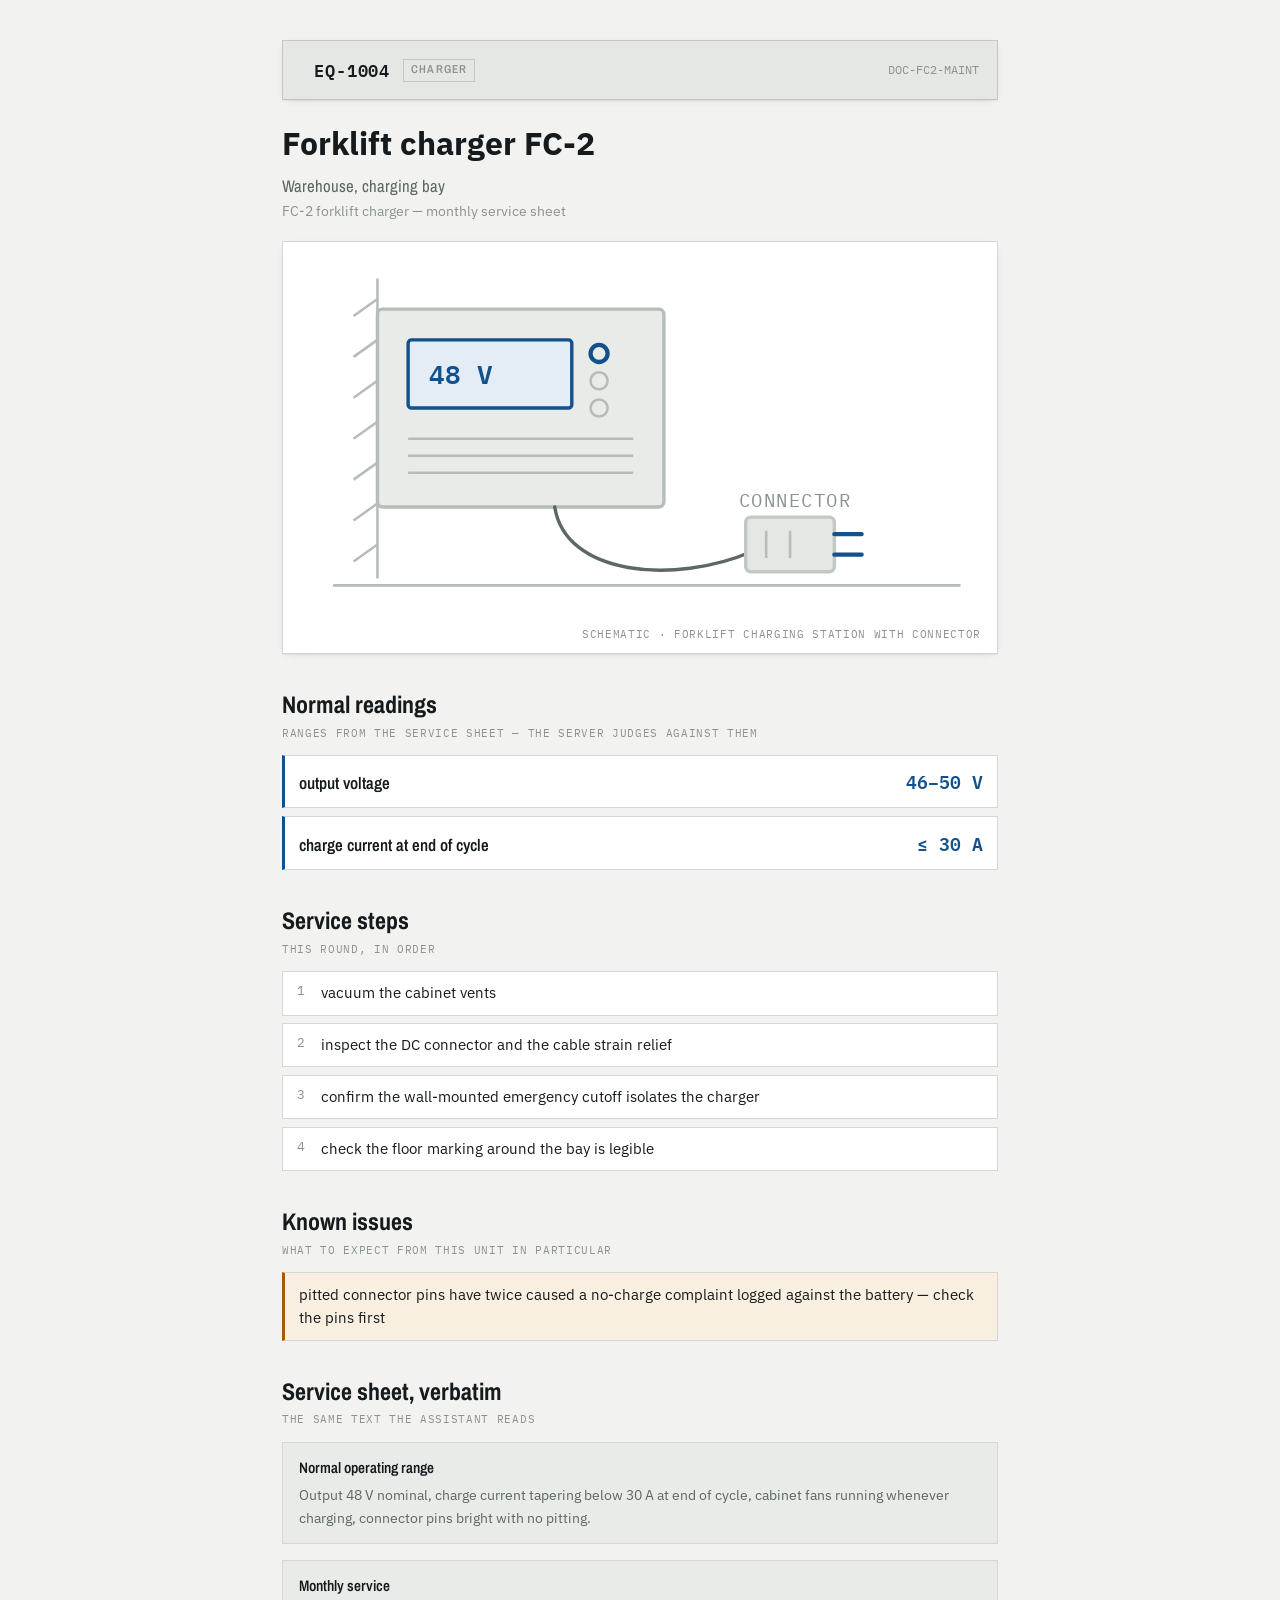
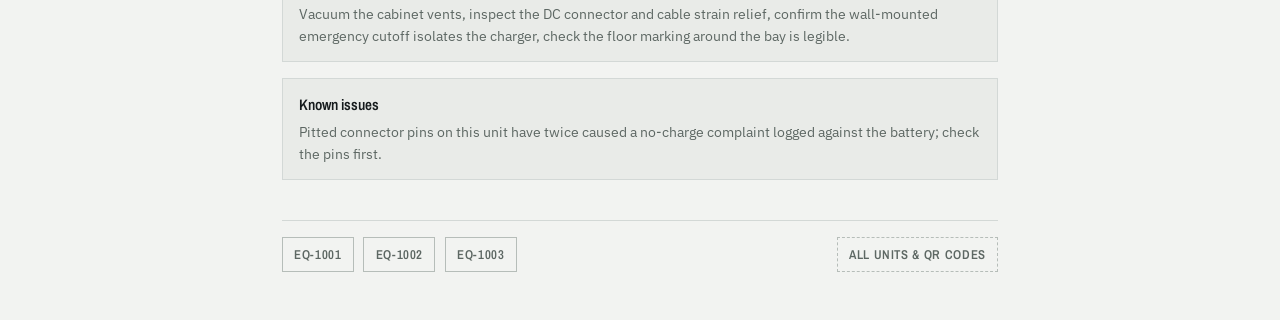
<file: equipment/EQ-1004.html>
<!doctype html>
<html lang="en">
<head>
<meta charset="utf-8">
<meta name="viewport" content="width=device-width,initial-scale=1">
<title>EQ-1004 · Forklift charger FC-2</title>
<link rel="preconnect" href="https://fonts.googleapis.com">
<link rel="preconnect" href="https://fonts.gstatic.com" crossorigin>
<link rel="stylesheet" href="https://fonts.googleapis.com/css2?family=Archivo+Narrow:wght@500;600;700&family=IBM+Plex+Mono:wght@400;600&family=IBM+Plex+Sans:wght@400;500;600&display=swap">
<link rel="stylesheet" href="../assets/css/common.css">
<style>
  /* ---------- unit card (what opens in the glasses) ---------- */

  /* A separate root, not a section of the bench: in the glasses this is the
     only thing on screen. Wider and larger than the bench — read at arm's
     length, often with peripheral vision. */
  .device {
    max-width: 780px;
    margin: 0 auto;
    padding: clamp(1.25rem, 4vw, 2.5rem) clamp(1rem, 4vw, 2rem) 3rem;
  }

  .device[hidden] { display: none !important; }

  .dev-plate {
    background: var(--plate-face);
    border: 1px solid var(--plate-edge);
    box-shadow: var(--shadow);
    padding: 1rem 1.15rem;
    display: flex;
    align-items: center;
    gap: .8rem;
    flex-wrap: wrap;
  }

  .dev-id {
    font-family: var(--mono);
    font-weight: 600;
    font-size: 1.05rem;
    letter-spacing: .05em;
  }

  .dev-kind {
    font-family: var(--narrow);
    font-size: .72rem;
    font-weight: 600;
    letter-spacing: .1em;
    text-transform: uppercase;
    color: var(--ink-faint);
    border: 1px solid var(--plate-edge);
    padding: .1rem .45rem;
  }

  .dev-doc {
    margin-left: auto;
    font-family: var(--mono);
    font-size: .74rem;
    color: var(--ink-faint);
  }

  .device h1 { margin: 1.2rem 0 0; font-size: var(--step-3); }

  .dev-where {
    font-family: var(--narrow);
    font-size: 1.05rem;
    color: var(--ink-muted);
    margin: .25rem 0 0;
  }

  .dev-sheet {
    font-size: .85rem;
    color: var(--ink-faint);
    margin: .15rem 0 0;
  }

  .dev-block { margin-top: 2rem; }

  .dev-block h2 {
    font-family: var(--narrow);
    font-weight: 700;
    font-size: var(--step-2);
    margin: 0 0 .1rem;
  }

  .dev-block .src {
    font-family: var(--mono);
    font-size: .7rem;
    letter-spacing: .06em;
    text-transform: uppercase;
    color: var(--ink-faint);
    margin: 0 0 .8rem;
  }

  /* Ranges are the main reason the inspector looks at the screen: large,
     monospaced, numbers aligned in a column. */
  .norms {
    display: grid;
    gap: .5rem;
  }

  .norm {
    background: var(--surface);
    border: 1px solid var(--rule);
    border-left: 3px solid var(--accent);
    padding: .7rem .9rem;
    display: flex;
    align-items: baseline;
    gap: .9rem;
    flex-wrap: wrap;
  }

  .norm-name {
    font-family: var(--narrow);
    font-weight: 600;
    font-size: 1.05rem;
  }

  .norm-range {
    margin-left: auto;
    font-family: var(--mono);
    font-weight: 600;
    font-size: 1.15rem;
    font-variant-numeric: tabular-nums;
    color: var(--accent);
    white-space: nowrap;
  }

  .steps, .issues { margin: 0; padding: 0; list-style: none; display: grid; gap: .45rem; }

  .steps li, .issues li {
    background: var(--surface);
    border: 1px solid var(--rule);
    padding: .6rem .9rem .6rem 2.4rem;
    position: relative;
    font-size: .95rem;
  }

  .steps li::before {
    content: counter(step);
    counter-increment: step;
    position: absolute;
    left: .9rem;
    font-family: var(--mono);
    font-size: .8rem;
    color: var(--ink-faint);
  }

  .steps { counter-reset: step; }

  .issues li {
    border-left: 3px solid var(--warn);
    background: var(--warn-soft);
    padding-left: .9rem;
  }

  .sections { display: grid; gap: 1rem; }

  .section-card {
    background: var(--surface-sunk);
    border: 1px solid var(--rule);
    padding: .85rem 1rem;
  }

  .section-card h3 {
    font-family: var(--narrow);
    font-size: .95rem;
    font-weight: 600;
    margin: 0 0 .3rem;
    color: var(--ink);
  }

  .section-card p { margin: 0; font-size: .9rem; color: var(--ink-muted); }

  /* Navigation between units — for clicking through on the bench. */
  .dev-nav {
    margin-top: 2.5rem;
    border-top: 1px solid var(--rule);
    padding-top: 1rem;
    display: flex;
    gap: .6rem;
    flex-wrap: wrap;
  }

  .dev-nav a {
    font-family: var(--narrow);
    font-size: .8rem;
    font-weight: 600;
    letter-spacing: .05em;
    text-transform: uppercase;
    border: 1px solid var(--rule-strong);
    padding: .4rem .7rem;
    text-decoration: none;
    color: var(--ink-muted);
  }

  .dev-nav a:hover { border-color: var(--accent); color: var(--accent); }
  .dev-nav a.stand { margin-left: auto; border-style: dashed; }

  .dev-miss {
    background: var(--warn-soft);
    border: 1px solid var(--warn);
    padding: 1rem 1.15rem;
    margin-top: 1.5rem;
  }

  @media (max-width: 600px) {
    .norm-range { margin-left: 0; font-size: 1.05rem; }
    .dev-doc { margin-left: 0; flex-basis: 100%; }
    .dev-nav a.stand { margin-left: 0; }
  }


  /* ---------- unit schematic ---------- */

  /* The drawing is inline: external images are blocked on the published
     page, and the schematic also survives theme changes — it is drawn
     with the same variables as everything else. */
  .dev-art {
    margin-top: 1.2rem;
    background: var(--surface);
    border: 1px solid var(--rule);
    box-shadow: var(--shadow);
    padding: 1rem 1rem .6rem;
  }

  .dev-art svg { width: 100%; height: auto; display: block; }

  .art-cap {
    font-family: var(--mono);
    font-size: .7rem;
    letter-spacing: .06em;
    text-transform: uppercase;
    color: var(--ink-faint);
    margin: .6rem 0 0;
    text-align: right;
  }

  .art-fill   { fill: var(--surface-sunk); stroke: var(--rule-strong); stroke-width: 2; }
  .art-plate  { fill: var(--plate-face);   stroke: var(--plate-edge);  stroke-width: 2; }
  .art-thin   { fill: none; stroke: var(--rule-strong); stroke-width: 1.5; }
  .art-line   { fill: none; stroke: var(--ink-muted); stroke-width: 2; stroke-linecap: round; }
  .art-accent { fill: none; stroke: var(--accent); stroke-width: 2.5;
                stroke-linecap: round; stroke-linejoin: round; }
  .art-glass  { fill: var(--accent-soft); stroke: var(--accent); stroke-width: 2; }
  .art-tag    { font-family: var(--mono); font-size: 11px; fill: var(--ink-faint);
                letter-spacing: .08em; }
  .art-read   { font-family: var(--mono); font-size: 15px; font-weight: 600;
                fill: var(--accent); }

</style>
</head>
<body>
<div class="device">
  <div class="dev-plate">
    <span class="punch"></span>
    <span class="dev-id">EQ-1004</span>
    <span class="dev-kind">charger</span>
    <span class="dev-doc">DOC-FC2-MAINT</span>
  </div>

  <h1>Forklift charger FC-2</h1>
  <p class="dev-where">Warehouse, charging bay</p>
  <p class="dev-sheet">FC-2 forklift charger — monthly service sheet</p>

    <figure class="dev-art" style="margin:1.2rem 0 0"><svg viewBox="0 0 400 210" role="img" aria-label="Wall-mounted charging station with cable and connector"><path class="art-thin" d="M46 12v176"/><path class="art-thin" d="M46 24l-14 10M46 48l-14 10M46 72l-14 10M46 96l-14 10M46 120l-14 10M46 144l-14 10M46 168l-14 10"/><rect class="art-fill" x="46" y="30" width="168" height="116" rx="3"/><rect class="art-glass" x="64" y="48" width="96" height="40" rx="2"/><text class="art-read" x="76" y="74">48 V</text><circle class="art-accent" cx="176" cy="56" r="5"/><circle class="art-thin" cx="176" cy="72" r="5"/><circle class="art-thin" cx="176" cy="88" r="5"/><path class="art-thin" d="M64 106h132M64 116h132M64 126h132"/><path class="art-line" d="M150 146c6 40 70 46 116 26" stroke-width="3"/><rect class="art-plate" x="262" y="152" width="52" height="32" rx="3"/><path class="art-accent" d="M314 162h16M314 174h16"/><path class="art-thin" d="M274 160v16M288 160v16"/><path class="art-thin" d="M20 192h368"/><text class="art-tag" x="258" y="146">CONNECTOR</text></svg><figcaption class="art-cap">Schematic · forklift charging station with connector</figcaption></figure>

  <section class="dev-block">
    <h2>Normal readings</h2>
    <p class="src">ranges from the service sheet — the server judges against them</p>
    <div class="norms">
      <div class="norm"><span class="norm-name">output voltage</span><span class="norm-range">46–50 V</span></div>
      <div class="norm"><span class="norm-name">charge current at end of cycle</span><span class="norm-range">≤ 30 A</span></div>
    </div>
  </section>

  <section class="dev-block">
    <h2>Service steps</h2>
    <p class="src">this round, in order</p>
    <ul class="steps">
      <li>vacuum the cabinet vents</li>
      <li>inspect the DC connector and the cable strain relief</li>
      <li>confirm the wall-mounted emergency cutoff isolates the charger</li>
      <li>check the floor marking around the bay is legible</li>
    </ul>
  </section>

  <section class="dev-block">
    <h2>Known issues</h2>
    <p class="src">what to expect from this unit in particular</p>
    <ul class="issues">
      <li>pitted connector pins have twice caused a no-charge complaint logged against the battery — check the pins first</li>
    </ul>
  </section>

  <section class="dev-block">
    <h2>Service sheet, verbatim</h2>
    <p class="src">the same text the assistant reads</p>
    <div class="sections">
      <div class="section-card"><h3>Normal operating range</h3><p>Output 48 V nominal, charge current tapering below 30 A at end of cycle, cabinet fans running whenever charging, connector pins bright with no pitting.</p></div>
      <div class="section-card"><h3>Monthly service</h3><p>Vacuum the cabinet vents, inspect the DC connector and cable strain relief, confirm the wall-mounted emergency cutoff isolates the charger, check the floor marking around the bay is legible.</p></div>
      <div class="section-card"><h3>Known issues</h3><p>Pitted connector pins on this unit have twice caused a no-charge complaint logged against the battery; check the pins first.</p></div>
    </div>
  </section>

  <nav class="dev-nav">
    <a href="EQ-1001.html">EQ-1001</a>
    <a href="EQ-1002.html">EQ-1002</a>
    <a href="EQ-1003.html">EQ-1003</a>
    <a class="stand" href="../qr.html">All units &amp; QR codes</a>
  </nav>
</div>
</body>
</html>
</file>
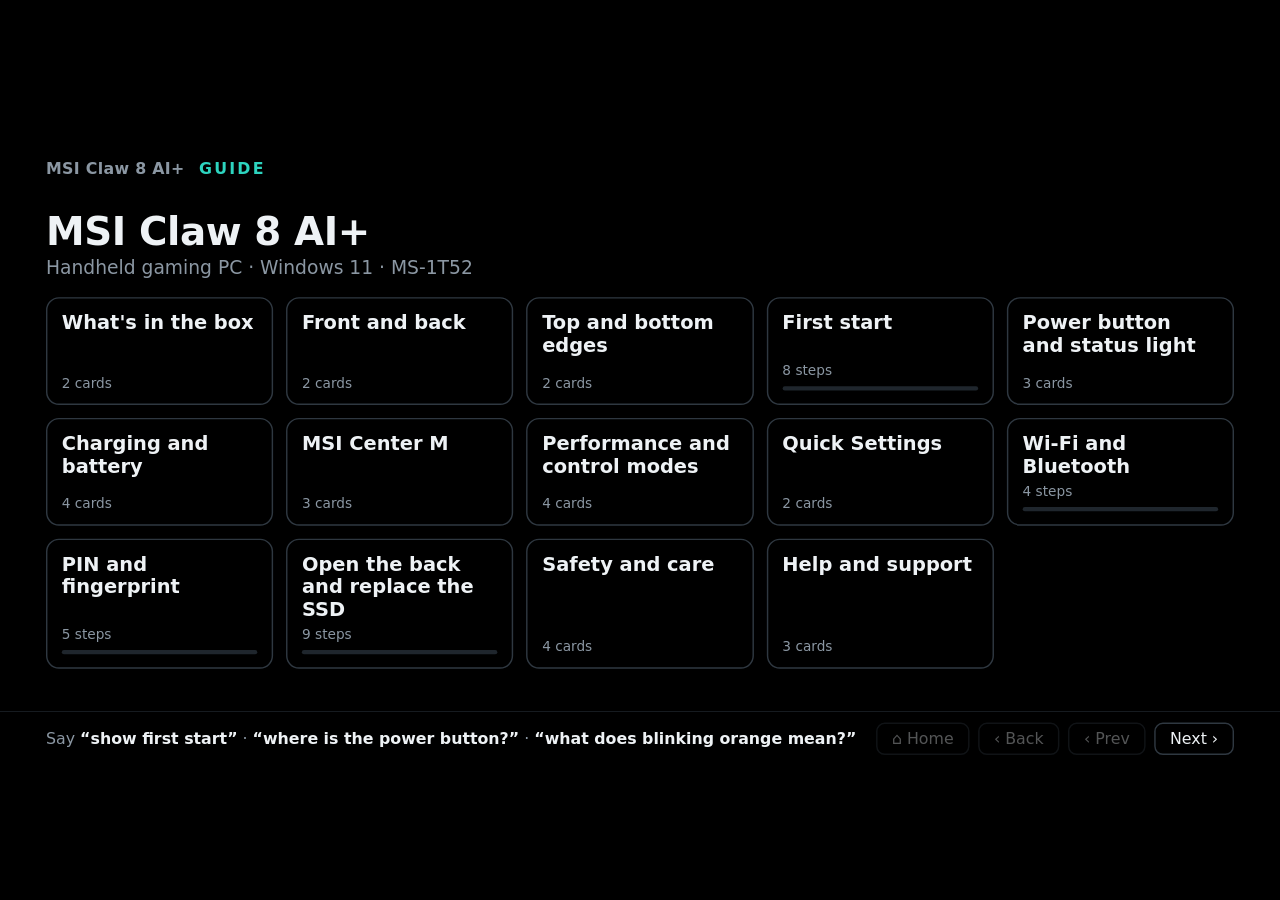
<file: guides/msi-claw-8-ai-plus.html>
<!doctype html>
<html lang="en">
<head>
<meta charset="utf-8">
<meta name="viewport" content="width=device-width, initial-scale=1">
<title>MSI Claw 8 AI+ Guide</title>
<meta name="description" content="Interactive user guide for the MSI Claw 8 AI+ handheld, driven by voice commands through XREAL glasses.">
<style>
/* Built for the browser screen in XREAL One Pro glasses: 1781 x 879 CSS pixels, black is
   transparent, so the page is dark and everything on it floats over the room. Every screen fits
   without scrolling — the glasses' WebView does not scroll by itself. Elsewhere the same stage is
   scaled to fit the window. */
:root {
  --bg: #000;
  --fg: #eef2f5;
  --dim: #8b97a3;
  --faint: #1f262d;
  --line: #2f3841;
  --accent: #2dd4bf;
  --accent-soft: rgba(45, 212, 191, .16);
  --warn: #f5a524;
  --warn-soft: rgba(245, 165, 36, .14);
  --ts: 1;
  --font: "Inter", system-ui, -apple-system, "Segoe UI", Roboto, "Helvetica Neue", Arial, sans-serif;
}
* { box-sizing: border-box; }
html, body { margin: 0; height: 100%; background: var(--bg); color: var(--fg); font-family: var(--font); overflow: hidden; }
body { -webkit-font-smoothing: antialiased; }

#stage {
  position: absolute; left: 0; top: 0; width: 1781px; height: 879px;
  transform-origin: 0 0; background: var(--bg); overflow: hidden;
  display: grid; grid-template-rows: auto 1fr auto;
  padding: 36px 64px 0;
}
#stage.flash { animation: flash .9s ease-out 2; }
@keyframes flash { 0% { box-shadow: inset 0 0 0 0 var(--accent); } 30% { box-shadow: inset 0 0 0 6px var(--accent); } 100% { box-shadow: inset 0 0 0 0 transparent; } }

/* header */
#top { display: flex; align-items: baseline; justify-content: space-between; gap: 24px; min-height: 60px; }
#crumb { display: flex; align-items: baseline; gap: 20px; }
#logo { font-size: calc(22px * var(--ts)); font-weight: 600; color: var(--dim); letter-spacing: .02em; cursor: default; user-select: none; }
#where { font-size: calc(22px * var(--ts)); font-weight: 700; letter-spacing: .14em; text-transform: uppercase; color: var(--accent); }
#counter { font-size: calc(24px * var(--ts)); color: var(--dim); display: flex; align-items: center; gap: 18px; }
.dots { display: inline-flex; gap: 8px; }
.dots i { width: 14px; height: 14px; border-radius: 50%; border: 2px solid var(--line); display: inline-block; }
.dots i.done { background: var(--accent); border-color: var(--accent); }
.dots i.now { border-color: var(--accent); box-shadow: 0 0 0 3px var(--accent-soft); }

#main { position: relative; min-height: 0; }

/* footer */
#bottom { display: flex; align-items: center; justify-content: space-between; gap: 24px; height: 76px; border-top: 1px solid var(--faint); margin: 0 -64px; padding: 0 64px; }
#hint { font-size: calc(22px * var(--ts)); color: var(--dim); white-space: nowrap; overflow: hidden; text-overflow: ellipsis; }
#hint b { color: var(--fg); font-weight: 600; }
#nav { display: flex; gap: 12px; align-items: center; font-size: calc(22px * var(--ts)); color: var(--dim); }
.btn { background: transparent; color: var(--fg); border: 2px solid var(--line); border-radius: 12px; padding: 8px 20px; font: inherit; font-size: calc(22px * var(--ts)); cursor: pointer; }
.btn:hover { border-color: var(--accent); }
.btn[disabled] { opacity: .35; cursor: default; }

/* note banner */
#note { position: absolute; left: 64px; right: 64px; top: 104px; z-index: 5; display: none; border-radius: 14px; padding: 16px 24px;
  font-size: calc(26px * var(--ts)); background: var(--accent-soft); border: 2px solid var(--accent); }
#note.warning { background: var(--warn-soft); border-color: var(--warn); }
#note.show { display: block; }

/* home */
.home h1 { font-size: calc(54px * var(--ts)); margin: 8px 0 4px; font-weight: 700; letter-spacing: -.01em; }
.home .sub { font-size: calc(26px * var(--ts)); color: var(--dim); margin-bottom: 26px; }
.tiles { display: grid; grid-template-columns: repeat(5, 1fr); gap: 18px; }
.tile { border: 2px solid var(--line); border-radius: 18px; padding: 18px 20px; min-height: 150px; cursor: pointer; display: flex; flex-direction: column; justify-content: space-between; }
.tile:hover, .tile.last { border-color: var(--accent); }
.tile .t { font-size: calc(27px * var(--ts)); font-weight: 650; line-height: 1.15; }
.tile .m { font-size: calc(19px * var(--ts)); color: var(--dim); margin-top: 8px; }
.bar { height: 6px; border-radius: 3px; background: var(--faint); margin-top: 12px; overflow: hidden; }
.bar i { display: block; height: 100%; background: var(--accent); }

/* item screens */
.item { display: grid; grid-template-columns: 1fr 1.25fr; gap: 56px; height: 100%; padding-top: 20px; }
.item.wide { grid-template-columns: 1fr; }
.item .text { display: flex; flex-direction: column; min-width: 0; }
.item h2 { font-size: calc(52px * var(--ts)); line-height: 1.08; margin: 0 0 22px; font-weight: 700; letter-spacing: -.01em; }
.item p { font-size: calc(30px * var(--ts)); line-height: 1.38; margin: 0 0 18px; color: var(--fg); }
.item p.list { color: var(--fg); }
.chk { display: inline-flex; align-items: center; gap: 12px; font-size: calc(22px * var(--ts)); color: var(--dim); margin-top: auto; padding-bottom: 18px; cursor: pointer; user-select: none; }
.chk .box { width: 30px; height: 30px; border: 3px solid var(--line); border-radius: 8px; display: inline-grid; place-items: center; }
.chk.on { color: var(--accent); }
.chk.on .box { border-color: var(--accent); background: var(--accent); }
.chk.on .box::after { content: ""; width: 9px; height: 16px; border: solid #000; border-width: 0 4px 4px 0; transform: rotate(45deg) translate(-1px, -2px); }
.inote { font-size: calc(24px * var(--ts)); border-left: 5px solid var(--accent); padding: 8px 0 8px 18px; color: var(--fg); margin-top: 8px; }
.inote.warning { border-color: var(--warn); }
.inote::before { content: "ⓘ  "; color: var(--accent); }
.inote.warning::before { content: "⚠  "; color: var(--warn); }

/* diagram */
.fig { position: relative; display: flex; flex-direction: column; justify-content: center; min-height: 0; }
.fig .cap { font-size: calc(20px * var(--ts)); letter-spacing: .14em; text-transform: uppercase; color: var(--dim); margin-bottom: 12px; }
.dia { position: relative; overflow: hidden; border-radius: 12px; }
.dia .zoomer { position: relative; transition: transform .45s ease; }
.dia img { display: block; width: 100%; height: auto; }
.dia svg { position: absolute; inset: 0; width: 100%; height: 100%; }
/* 3D view: holds the flat diagram until the model has loaded, then the shared canvas */
.dia3d { position: relative; width: 100%; aspect-ratio: 2 / 1; border-radius: 12px; overflow: hidden; }
.dia3d .c3d { display: none; width: 100%; height: 100%; touch-action: none; }
.dia3d.live .c3d { display: block; }
.dia3d.live > .dia { display: none; }
.ring { fill: none; stroke: var(--accent); stroke-width: 7; transform-box: fill-box; transform-origin: center; animation: pulse 1.6s ease-in-out infinite; }
.ring2 { fill: none; stroke: var(--accent); stroke-width: 3; opacity: .5; }
@keyframes pulse { 0%, 100% { transform: scale(1); opacity: 1; } 50% { transform: scale(1.18); opacity: .55; } }
.mring { fill: none; stroke-width: 12; }

/* view screen */
.vs { display: grid; grid-template-columns: 1.55fr 1fr; gap: 48px; height: 100%; padding-top: 16px; align-items: center; }
.callout { border: 2px solid var(--accent); border-radius: 18px; padding: 24px 28px; background: var(--accent-soft); }
.callout .num { display: inline-grid; place-items: center; width: 46px; height: 46px; border-radius: 50%; background: var(--accent); color: #000; font-weight: 800; font-size: calc(24px * var(--ts)); margin-right: 14px; vertical-align: middle; }
.callout h3 { display: inline; font-size: calc(38px * var(--ts)); vertical-align: middle; }
.callout p { font-size: calc(28px * var(--ts)); line-height: 1.38; margin: 18px 0 0; }
.legend { columns: 2; column-gap: 28px; font-size: calc(23px * var(--ts)); line-height: 1.75; }
.legend div { break-inside: avoid; cursor: pointer; white-space: nowrap; overflow: hidden; text-overflow: ellipsis; }
.legend div:hover { color: var(--accent); }
.legend span { display: inline-block; width: 36px; color: var(--accent); font-weight: 700; }
.legend .hl { color: var(--accent); }

/* led and colour screens */
.led { display: grid; grid-template-columns: 1fr 1.2fr; gap: 64px; height: 100%; align-items: center; }
.pill { width: 420px; height: 150px; border: 4px solid var(--fg); border-radius: 75px; margin: 0 auto; display: flex; align-items: center; justify-content: center; gap: 70px; }
.pill svg { width: 74px; height: 74px; }
.lamp { width: 44px; height: 44px; border-radius: 50%; border: 3px solid var(--line); }
.lamp.blink { animation: blink 1s steps(2, start) infinite; }
@keyframes blink { to { visibility: hidden; } }
.states div { display: grid; grid-template-columns: 54px 1fr; align-items: center; gap: 8px; font-size: calc(28px * var(--ts)); padding: 12px 18px; border-radius: 14px; margin-bottom: 6px; border: 2px solid transparent; }
.states div.sel { border-color: var(--accent); background: var(--accent-soft); }
.states div.sel.warning { border-color: var(--warn); background: var(--warn-soft); }
.states .dot { width: 26px; height: 26px; border-radius: 50%; border: 2px solid var(--line); }
.states b { font-weight: 650; }
.states em { font-style: normal; color: var(--dim); }
.meaning { font-size: calc(32px * var(--ts)); line-height: 1.35; margin-top: 26px; }
.meaning.warning { color: var(--warn); }

/* search, end */
.results { padding-top: 18px; }
.results h2 { font-size: calc(44px * var(--ts)); margin: 0 0 22px; }
.res { display: grid; grid-template-columns: 60px 1fr; gap: 6px 10px; padding: 16px 20px; border-radius: 16px; border: 2px solid var(--line); margin-bottom: 14px; cursor: pointer; }
.res:hover { border-color: var(--accent); }
.res .n { font-size: calc(34px * var(--ts)); font-weight: 800; color: var(--accent); grid-row: span 2; }
.res .w { font-size: calc(26px * var(--ts)); font-weight: 650; }
.res .x { font-size: calc(23px * var(--ts)); color: var(--dim); white-space: nowrap; overflow: hidden; text-overflow: ellipsis; }
.res mark { background: none; color: var(--accent); font-weight: 700; }
.end h2 { font-size: calc(56px * var(--ts)); margin: 22px 0 10px; color: var(--accent); }
.end p { font-size: calc(28px * var(--ts)); color: var(--dim); margin: 0 0 24px; }
.end ol { font-size: calc(26px * var(--ts)); line-height: 1.7; columns: 2; margin: 0 0 28px; padding-left: 36px; }
.end li.ok::marker { color: var(--accent); }
.end li:not(.ok) { color: var(--dim); }

/* details overlay */
#details { position: absolute; z-index: 6; right: 64px; bottom: 96px; width: 760px; display: none; border-radius: 18px; padding: 24px 28px; background: #0b1013; border: 2px solid var(--accent); font-size: calc(26px * var(--ts)); line-height: 1.4; }
#details.show { display: block; }
#details h4 { margin: 0 0 10px; font-size: calc(20px * var(--ts)); letter-spacing: .14em; text-transform: uppercase; color: var(--accent); }

/* ── hidden test panel ───────────────────────────────────────────────────── */
#tp { position: fixed; left: 0; right: 0; bottom: 0; height: 48vh; min-height: 300px; z-index: 50; display: none;
  background: #111518; border-top: 2px solid var(--accent); color: #d6dde3; font: 13px/1.4 ui-monospace, SFMono-Regular, Menlo, Consolas, monospace;
  grid-template-columns: 1.25fr 1fr; grid-template-rows: auto 1fr; }
#tp.show { display: grid; }
#tp header { grid-column: 1 / -1; display: flex; align-items: center; gap: 14px; padding: 6px 12px; background: #0b0e10; }
#tp header b { color: var(--accent); letter-spacing: .1em; }
#tp header label { display: inline-flex; gap: 6px; align-items: center; }
#tp .ctl { overflow: auto; padding: 8px 12px; border-right: 1px solid #263037; }
#tp .row { display: flex; flex-wrap: wrap; align-items: center; gap: 6px; margin-bottom: 7px; }
#tp .row > span:first-child { width: 78px; color: #7d8a95; }
#tp button { background: #1b2328; color: #e6edf2; border: 1px solid #33414b; border-radius: 6px; padding: 3px 9px; font: inherit; cursor: pointer; }
#tp button:hover { border-color: var(--accent); color: var(--accent); }
#tp button.go { border-color: var(--accent); }
#tp select, #tp input, #tp textarea { background: #0b0e10; color: #e6edf2; border: 1px solid #33414b; border-radius: 6px; padding: 3px 6px; font: inherit; }
#tp input[type=number] { width: 52px; }
#tp textarea { width: 100%; height: 54px; resize: vertical; }
#tp .out { display: grid; grid-template-rows: 1fr auto; min-height: 0; }
#tp .log { overflow: auto; padding: 6px 10px; }
#tp .log div { border-bottom: 1px solid #1c2429; padding: 3px 0; white-space: pre-wrap; word-break: break-all; }
#tp .log .src { color: #7d8a95; }
#tp .log .ok { color: #4ade80; }
#tp .log .bad { color: #f87171; }
#tp .log .gl { color: var(--warn); }
#tp .log .copy { float: right; font-size: 11px; padding: 0 5px; }
#tp pre { margin: 0; max-height: 150px; overflow: auto; padding: 6px 10px; background: #0b0e10; border-top: 1px solid #263037; color: #a8b3bc; }
</style>
</head>
<body>

<div id="stage">
  <div id="top">
    <div id="crumb"><span id="logo" title="MSI Claw 8 AI+">MSI Claw 8 AI+</span><span id="where"></span></div>
    <div id="counter"></div>
  </div>
  <div id="main"></div>
  <div id="bottom">
    <div id="hint"></div>
    <div id="nav">
      <button class="btn" id="bHome" title="Contents">⌂ Home</button>
      <button class="btn" id="bBack" title="Back">‹ Back</button>
      <button class="btn" id="bPrev" title="Previous">‹ Prev</button>
      <button class="btn" id="bNext" title="Next">Next ›</button>
    </div>
  </div>
  <div id="note"></div>
  <div id="details"></div>
</div>

<div id="tp" aria-hidden="true">
  <header>
    <b>GUIDE TEST PANEL</b>
    <span id="tpVer"></span>
    <label><input type="checkbox" id="tpSim"> as glasses (sim)</label>
    <span style="flex:1"></span>
    <button id="tpValidate">Validate manifest</button>
    <button id="tpClear">Clear log</button>
    <button id="tpHide">Hide ✕</button>
  </header>
  <div class="ctl">
    <div class="row"><span>Navigate</span>
      <button data-c="open">open</button><button data-c="home">home</button>
      <button data-c="prev">prev</button><button data-c="next">next</button><button data-c="back">back</button>
    </div>
    <div class="row"><span>Section</span>
      <select id="tpSection"></select> step <input type="number" id="tpStep" min="1" value="1">
      <button data-c="show_section" data-t="tpSection">show_section</button>
      <button data-c="show_step" data-t="tpSection" data-s="tpStep">show_step</button>
      <button data-c="open" data-t="tpSection" data-s="tpStep">open ▸</button>
    </div>
    <div class="row"><span>Progress</span>
      <button data-c="check_step" data-t="tpSection" data-s="tpStep">check_step</button>
      <button data-c="uncheck_step" data-t="tpSection" data-s="tpStep">uncheck_step</button>
      <button data-c="reset_progress" data-t="tpSection">reset section</button>
      <button data-c="reset_progress">reset all</button>
    </div>
    <div class="row"><span>Diagram</span>
      <select id="tpView"></select><button data-c="show_view" data-t="tpView">show_view</button>
      <select id="tpPart"></select><button class="go" data-c="highlight_part" data-t="tpPart">highlight_part</button>
    </div>
    <div class="row"><span>Zoom</span>
      <button data-c="zoom" data-v="in" data-t="tpPart">in on part</button>
      <button data-c="zoom" data-v="in">in</button><button data-c="zoom" data-v="out">out</button><button data-c="zoom" data-v="reset">reset</button>
    </div>
    <div class="row"><span>Explain</span>
      <select id="tpLed"></select><button data-c="explain_led" data-t="tpLed">explain_led</button>
      <select id="tpColor"></select><button data-c="explain_mode_color" data-t="tpColor">explain_mode_color</button>
    </div>
    <div class="row"><span>Notes</span>
      <select id="tpNote"></select><button data-c="show_note" data-t="tpNote">show_note</button>
      <button data-c="expand">expand</button><button data-c="collapse">collapse</button>
    </div>
    <div class="row"><span>Search</span>
      <input id="tpQuery" value="bluetooth" size="16"><button data-c="search" data-v="#tpQuery">search</button>
      result <input type="number" id="tpRes" min="1" value="1"><button data-c="show_result" data-v="#tpRes">show_result</button>
    </div>
    <div class="row"><span>View</span>
      <button data-c="text_size" data-v="smaller">text smaller</button><button data-c="text_size" data-v="larger">text larger</button><button data-c="text_size" data-v="reset">text reset</button>
      <button data-c="attention" data-t="tpPart">attention</button><button data-c="clear">clear</button><button data-c="get_state">get_state</button>
    </div>
    <div class="row"><span>Glasses keys</span>
      <button data-k="plus">+</button><button data-k="minus">−</button><button data-k="plus2">+ +</button><button data-k="minus2">− −</button><button data-k="hold">hold</button>
    </div>
    <div class="row"><span>Chains</span>
      <button data-chain="power">where is power</button><button data-chain="setup">walk first start</button>
      <button data-chain="led">blinking amber</button><button data-chain="search">search bluetooth</button><button data-chain="errors">errors</button>
    </div>
    <div class="row"><span>Errors</span>
      <button data-raw='{"command":"highlight_part","target":"start_button"}'>unknown_target</button>
      <button data-raw='{"command":"show_step","target":"first_start","step":12}'>step_out_of_range</button>
      <button data-raw='{"command":"show_step","target":"charging","step":1}'>not_a_steps_section</button>
      <button data-raw='{"command":"fly"}'>unknown_command</button>
    </div>
    <div class="row" style="display:block"><span>JSON — command, payload or the whole widget</span>
      <textarea id="tpJson">{ "kind": "guide", "payload": { "protocol": 1, "guide_id": "msi-claw-8-ai-plus", "request_id": "g-test-1", "command": "highlight_part", "target": "usb_c" } }</textarea>
      <button class="go" id="tpRun">Run JSON</button>
    </div>
  </div>
  <div class="out">
    <div class="log" id="tpLog"></div>
    <pre id="tpState"></pre>
  </div>
</div>

<script src="../data/guides/msi-claw-8-ai-plus/manifest.js"></script>
<script src="../data/guides/msi-claw-8-ai-plus/model.js"></script>
<script type="importmap">
{ "imports": { "three": "../assets/js/vendor/three/build/three.module.min.js",
               "three/addons/": "../assets/js/vendor/three/examples/jsm/" } }
</script>
<script type="module" src="../assets/js/claw3d.js"></script>
<script>
(function () {
  "use strict";

  const M = window.GUIDE_MANIFEST;
  const W = 1781, H = 879;
  const params = new URLSearchParams(location.search);
  const STORE = "guide:" + M.guide_id;

  // ── lookups ─────────────────────────────────────────────────────────────────
  const byId = (list, id) => list.find(x => x.id === id);
  const sec = id => byId(M.sections, id);
  const part = id => byId(M.parts, id);
  const view = id => byId(M.views, id);
  const led = id => byId(M.leds, id);
  const colour = id => byId(M.mode_colors, id);
  const note = id => byId(M.notes, id);
  const esc = s => String(s == null ? "" : s).replace(/[&<>"]/g, c => ({ "&": "&amp;", "<": "&lt;", ">": "&gt;", '"': "&quot;" }[c]));
  const $ = id => document.getElementById(id);

  // ── state ───────────────────────────────────────────────────────────────────
  let checked = {};
  try { checked = JSON.parse(sessionStorage.getItem(STORE + ":checked") || "{}"); } catch (e) { checked = {}; }
  const saveChecked = () => { try { sessionStorage.setItem(STORE + ":checked", JSON.stringify(checked)); } catch (e) {} };

  const S = {
    screen: "home", section: "home", step: null, view: null, highlighted: [],
    led: null, mode_color: null, zoom: 1, zoomPart: null, note: null, expanded: false,
    text_size: 1, search: null, history: [], last_request_id: null, last_source: null,
    lastSection: null, opened: false
  };
  let noteTimer = null;

  function currentSection() { return S.section && S.section !== "home" ? sec(S.section) : null; }
  function currentItem() { const s = currentSection(); return s && S.step ? s.items[S.step - 1] : null; }
  function progressOf(s) { return s.kind === "steps" ? ((checked[s.id] || []).length + "/" + s.items.length) : null; }

  function state() {
    const s = currentSection();
    const progress = {};
    M.sections.filter(x => x.kind === "steps").forEach(x => { progress[x.id] = progressOf(x); });
    return {
      guide_id: M.guide_id,
      manifest_version: M.manifest_version,
      screen: S.screen,
      section: S.section,
      step: S.step,
      step_count: s ? s.items.length : null,
      at_start: S.screen === "item" && S.step === 1,
      at_end: S.screen === "section_end",
      view: S.view,
      highlighted: S.highlighted.slice(),
      led: S.led,
      mode_color: S.mode_color,
      zoom: S.zoom,
      note: S.note,
      expanded: S.expanded,
      checked: JSON.parse(JSON.stringify(checked)),
      progress: progress,
      search: S.search ? { query: S.search.query, count: S.search.results.length,
        results: S.search.results.map((r, i) => ({ n: i + 1, section: r.section, step: r.step || null, part: r.part || null, title: r.title })) } : null,
      text_size: S.text_size,
      history_depth: S.history.length,
      last_request_id: S.last_request_id,
      last_source: S.last_source
    };
  }

  // ── errors ──────────────────────────────────────────────────────────────────
  function E(code, detail) { const e = new Error(detail); e.code = code; e.detail = detail; return e; }

  // "Did you mean": the closest id by shared words with the id, name and aliases, then by edit distance.
  function closest(list, wanted) {
    const w = String(wanted || "").toLowerCase().replace(/[_-]+/g, " ").split(/\s+/).filter(Boolean);
    let best = null, bestScore = -1;
    list.forEach(x => {
      const hay = [x.id, x.name, x.title, x.label].concat(x.aliases || []).filter(Boolean).join(" ").toLowerCase().replace(/[_-]+/g, " ");
      let score = w.filter(t => hay.includes(t)).length * 10 - lev(String(wanted), x.id) / 10;
      if (score > bestScore) { bestScore = score; best = x; }
    });
    return best ? best.id : null;
  }
  function lev(a, b) {
    const m = a.length, n = b.length, d = Array.from({ length: m + 1 }, (_, i) => [i].concat(Array(n).fill(0)));
    for (let j = 1; j <= n; j++) d[0][j] = j;
    for (let i = 1; i <= m; i++) for (let j = 1; j <= n; j++)
      d[i][j] = Math.min(d[i - 1][j] + 1, d[i][j - 1] + 1, d[i - 1][j - 1] + (a[i - 1] === b[j - 1] ? 0 : 1));
    return d[m][n];
  }
  function need(target, list, kind) {
    if (!target) throw E("missing_target", "This command needs a " + kind + " id in target.");
    const x = byId(list, target);
    if (!x) {
      const c = closest(list, target);
      throw E("unknown_target", "No " + kind + " '" + target + "'." + (c ? " Closest: '" + c + "'." : ""));
    }
    return x;
  }
  function needStep(s, step) {
    const n = parseInt(step, 10);
    if (!n || n < 1 || n > s.items.length)
      throw E("step_out_of_range", "Section '" + s.id + "' has " + s.items.length + " " + (s.kind === "steps" ? "steps" : "cards") + "; got " + step + ".");
    return n;
  }
  function needSteps(s) { if (s.kind !== "steps") throw E("not_a_steps_section", "Section '" + s.id + "' is made of cards, not steps. Use show_section."); }

  // ── navigation core ─────────────────────────────────────────────────────────
  const SNAP = ["screen", "section", "step", "view", "highlighted", "led", "mode_color"];
  function snapshot() { const o = {}; SNAP.forEach(k => o[k] = Array.isArray(S[k]) ? S[k].slice() : S[k]); o.search = S.search; return o; }
  function sameScreen(a, b) { return SNAP.every(k => JSON.stringify(a[k]) === JSON.stringify(b[k])); }

  // Moves to another screen. The previous one goes onto the history for `back`, and the
  // screen-local extras (zoom, details) are reset; a note survives until its own timer.
  function go(next, opts) {
    const before = snapshot();
    const target = Object.assign({ view: null, highlighted: [], led: null, mode_color: null, step: null }, next);
    const after = Object.assign(snapshot(), target);
    if (!(opts && opts.noHistory) && !sameScreen(before, after)) {
      S.history.push(before);
      if (S.history.length > 20) S.history.shift();
    }
    Object.assign(S, target);
    S.zoom = 1; S.zoomPart = null; S.expanded = false;
    if (S.section && S.section !== "home") S.lastSection = S.section;
    S.opened = true;
  }

  function showItem(s, n) {
    const it = s.items[n - 1];
    go({ screen: "item", section: s.id, step: n, view: it.view || null,
         highlighted: [], led: null, mode_color: null });
  }
  function firstUnchecked(s) {
    if (s.kind !== "steps") return 1;
    const done = checked[s.id] || [];
    for (let i = 1; i <= s.items.length; i++) if (done.indexOf(i) < 0) return i;
    return 1;
  }

  // ── commands ────────────────────────────────────────────────────────────────
  const C = {
    open(a) {
      if (a.target) {
        const s = need(a.target, M.sections, "section");
        if (a.step) { showItem(s, needStep(s, a.step)); } else { showItem(s, firstUnchecked(s)); }
      } else if (!S.opened) {
        go({ screen: "home", section: "home" });
      }
      attention(null);
    },
    home() { go({ screen: "home", section: "home" }); },
    show_section(a) { const s = need(a.target, M.sections, "section"); showItem(s, firstUnchecked(s)); },
    show_step(a) {
      const s = need(a.target, M.sections, "section");
      needSteps(s);
      if (!a.step) throw E("step_out_of_range", "show_step needs step (1–" + s.items.length + ").");
      showItem(s, needStep(s, a.step));
    },
    // From a side screen (a diagram, a light, a search) opened in the middle of a section, next
    // and prev first return to the step the technician was on rather than skipping past it.
    next() {
      const s = currentSection();
      if (S.screen === "home") { showItem(M.sections[0], 1); return; }
      if (!s || !S.step) { if (s) showItem(s, 1); return; }
      if (S.screen === "section_end") return;
      if (S.screen !== "item") { showItem(s, S.step); return; }
      if (S.step < s.items.length) showItem(s, S.step + 1);
      else go({ screen: "section_end", section: s.id, step: s.items.length });
    },
    prev() {
      const s = currentSection();
      if (S.screen === "home" || !s || !S.step) return;
      if (S.screen === "section_end") { showItem(s, s.items.length); return; }
      if (S.screen !== "item") { showItem(s, S.step); return; }
      if (S.step > 1) showItem(s, S.step - 1);
    },
    back() {
      const prev = S.history.pop();
      if (!prev) return;
      Object.assign(S, prev);
      S.zoom = 1; S.zoomPart = null; S.expanded = false;
    },
    show_view(a) {
      const v = need(a.target, M.views, "view");
      go({ screen: "view", section: S.section, step: S.step, view: v.id });
    },
    highlight_part(a) {
      const p = need(a.target, M.parts, "part");
      const it = currentItem();
      // Already on a screen showing this side of the device: light it up in place.
      if ((S.screen === "item" && it && it.view === p.view) || (S.screen === "view" && S.view === p.view)) {
        S.highlighted = [p.id]; S.zoom = 1; S.zoomPart = null;
      } else {
        go({ screen: "view", section: S.section, step: S.step, view: p.view, highlighted: [p.id] });
      }
    },
    zoom(a) {
      const v = String(a.value || "");
      if (["in", "out", "reset"].indexOf(v) < 0) throw E("bad_value", "zoom takes value in, out or reset.");
      if (a.target) {
        const p = need(a.target, M.parts, "part");
        if (S.view !== p.view) C.highlight_part({ target: p.id });
        S.zoomPart = p.id;
      }
      if (!S.view) throw E("bad_value", "There is no diagram on this screen to zoom.");
      S.zoom = v === "reset" ? 1 : Math.max(1, Math.min(3, +(S.zoom * (v === "in" ? 1.5 : 1 / 1.5)).toFixed(3)));
      if (S.zoom === 1) S.zoomPart = null;
    },
    explain_led(a) {
      const l = need(a.target, M.leds, "light");
      go({ screen: "led", section: S.section, step: S.step, led: l.id });
    },
    explain_mode_color(a) {
      const c = need(a.target, M.mode_colors, "colour");
      go({ screen: "mode_color", section: S.section, step: S.step, view: "front", mode_color: c.id });
    },
    show_note(a) {
      const n = need(a.target, M.notes, "note");
      S.note = n.id;
      clearTimeout(noteTimer);
      noteTimer = setTimeout(() => { S.note = null; render(); }, 20000);
    },
    expand(a) {
      if (a.target) {
        const n = byId(M.notes, a.target);
        if (n) { C.show_note({ target: n.id }); return; }
        const s = need(a.target, M.sections, "section or note");
        if (S.section !== s.id) showItem(s, firstUnchecked(s));
      }
      S.expanded = true;
    },
    collapse() { S.expanded = false; },
    check_step(a) { mark(a, true); },
    uncheck_step(a) { mark(a, false); },
    reset_progress(a) {
      if (a.target) { const s = need(a.target, M.sections, "section"); delete checked[s.id]; }
      else checked = {};
      saveChecked();
    },
    search(a) {
      const q = String(a.value || "").trim();
      if (!q) throw E("bad_value", "search needs words in value.");
      const results = searchIndex(q);
      S.search = { query: q, results: results };
      if (results.length === 1) { openResult(results[0]); S.search.opened = true; }
      else go({ screen: "search", section: "home" });
      S.search = { query: q, results: results };
    },
    show_result(a) {
      if (!S.search) throw E("no_search", "There is no search to pick a result from.");
      const n = parseInt(a.value, 10);
      if (!n || n < 1 || n > S.search.results.length) throw E("bad_value", "Pick a result from 1 to " + S.search.results.length + ".");
      openResult(S.search.results[n - 1]);
    },
    text_size(a) {
      const v = String(a.value || "");
      if (v === "larger") S.text_size = Math.min(1.6, +(S.text_size * 1.15).toFixed(3));
      else if (v === "smaller") S.text_size = Math.max(0.85, +(S.text_size / 1.15).toFixed(3));
      else if (v === "reset") S.text_size = 1;
      else throw E("bad_value", "text_size takes value larger, smaller or reset.");
    },
    attention(a) {
      if (a.target) C.highlight_part({ target: a.target });
      attention(a.target || null);
    },
    clear() { S.highlighted = []; S.zoom = 1; S.zoomPart = null; S.note = null; S.expanded = false; clearTimeout(noteTimer); },
    get_state() {}
  };

  function mark(a, on) {
    const s = need(a.target, M.sections, "section");
    needSteps(s);
    if (!a.step) throw E("step_out_of_range", "Needs step (1–" + s.items.length + ").");
    const n = needStep(s, a.step);
    if (s.items[n - 1].checkable === false) throw E("not_checkable", "Step " + n + " of '" + s.id + "' can't be ticked.");
    const list = checked[s.id] || [];
    const i = list.indexOf(n);
    if (on && i < 0) list.push(n);
    if (!on && i >= 0) list.splice(i, 1);
    list.sort((x, y) => x - y);
    checked[s.id] = list;
    saveChecked();
  }

  function attention(target) {
    const st = $("stage");
    st.classList.remove("flash"); void st.offsetWidth; st.classList.add("flash");
    post({ type: "attention", reason: "command", target: target });
  }

  // ── search ──────────────────────────────────────────────────────────────────
  function searchIndex(q) {
    const words = q.toLowerCase().split(/\W+/).filter(w => w.length > 1);
    const rows = [];
    M.sections.forEach(s => {
      rows.push({ section: s.id, title: s.title, where: "Section", text: s.summary, hay: [s.title, s.summary].concat(s.keywords || []).join(" ") });
      s.items.forEach(it => rows.push({ section: s.id, step: it.n, title: it.title,
        where: s.title + (s.kind === "steps" ? " · Step " + it.n : ""), text: it.text,
        hay: [it.title, it.text, it.details || ""].join(" ") }));
    });
    M.parts.forEach(p => rows.push({ part: p.id, title: p.name, where: "Part · " + view(p.view).title, text: p.what,
      hay: [p.name, p.what].concat(p.aliases || []).join(" ") }));
    rows.forEach(r => {
      const h = r.hay.toLowerCase();
      r.score = words.reduce((n, w) => n + (h.includes(w) ? (r.title.toLowerCase().includes(w) ? 3 : 1) : 0), 0);
    });
    return rows.filter(r => r.score > 0).sort((a, b) => b.score - a.score).slice(0, 6)
      .map(r => ({ section: r.section, step: r.step, part: r.part, title: r.title, where: r.where, text: r.text, words: words }));
  }
  function openResult(r) {
    if (r.part) C.highlight_part({ target: r.part });
    else { const s = sec(r.section); showItem(s, r.step || firstUnchecked(s)); }
  }

  // ── rendering ───────────────────────────────────────────────────────────────
  let maskSeq = 0;

  // A device diagram with the given parts lit up. Everything else is dimmed while a part is lit,
  // so the eye goes straight to it; the rings pulse.
  function diagram(viewId, lit, extraRings, ringColour, scene) {
    const v = view(viewId);
    const spots = [];
    lit.forEach(id => { const p = part(id); if (p && p.view === viewId) p.spots.forEach(s => spots.push(s)); });
    const mid = "m" + (++maskSeq);
    const svg =
      '<svg viewBox="0 0 ' + v.w + " " + v.h + '" preserveAspectRatio="none">' +
      (spots.length ? '<defs><mask id="' + mid + '"><rect width="100%" height="100%" fill="#fff"/>' +
        spots.map(s => '<circle cx="' + s.x + '" cy="' + s.y + '" r="' + (s.r * 1.25) + '" fill="#000"/>').join("") +
        '</mask></defs><rect width="100%" height="100%" fill="#000" opacity=".62" mask="url(#' + mid + ')"/>' : "") +
      spots.map(s => '<circle class="ring2" cx="' + s.x + '" cy="' + s.y + '" r="' + (s.r * 1.25 + 10) + '"/>' +
                     '<circle class="ring" cx="' + s.x + '" cy="' + s.y + '" r="' + (s.r * 1.25) + '"/>').join("") +
      (extraRings || "") + "</svg>";
    let origin = "50% 50%";
    const zp = S.zoomPart ? part(S.zoomPart) : (spots.length ? { spots: spots } : null);
    if (zp && zp.spots && zp.spots[0]) origin = (zp.spots[0].x / v.w * 100) + "% " + (zp.spots[0].y / v.h * 100) + "%";
    const flat = '<div class="dia"><div class="zoomer" style="transform:scale(' + S.zoom + ');transform-origin:' + origin + '">' +
           '<img src="' + esc(v.image) + '" alt="' + esc(v.title) + ' of the MSI Claw 8 AI+">' + svg + "</div></div>";
    // The 3D model takes the diagram's place once it has loaded; the flat one stays underneath
    // as the fallback (file://, no WebGL, model still loading).
    if (!window.GUIDE_MODEL) return flat;
    const focus = S.zoomPart || (lit.length ? lit[0] : "");
    return '<div class="dia3d" data-view="' + esc(viewId) + '" data-lit="' + esc(lit.join(",")) + '" data-zoom="' + S.zoom +
           '" data-focus="' + esc(focus) + '" data-ring="' + esc(ringColour || "") + '" data-scene="' + esc(scene ? JSON.stringify(scene) : "") +
           '">' + flat + "</div>";
  }

  function attach3d() {
    const el = $("main").querySelector(".dia3d");
    if (el && window.Claw3D) window.Claw3D.attach(el, el.dataset.view, el.dataset.lit ? el.dataset.lit.split(",") : [],
      { zoom: +el.dataset.zoom || 1, focus: el.dataset.focus, ring: el.dataset.ring,
        scene: el.dataset.scene ? JSON.parse(el.dataset.scene) : null });
  }
  window.addEventListener("claw3d-ready", attach3d);

  function legend(viewId) {
    return '<div class="legend">' + M.parts.filter(p => p.view === viewId && !p.service).sort((a, b) => a.number - b.number)
      .map(p => '<div data-part="' + p.id + '" class="' + (S.highlighted.indexOf(p.id) >= 0 ? "hl" : "") + '"><span>' + p.number + "</span>" + esc(p.name) + "</div>").join("") + "</div>";
  }
  function callout(p) {
    return '<div class="callout"><span class="num">' + p.number + "</span><h3>" + esc(p.name) + "</h3><p>" + esc(p.what) + "</p></div>";
  }
  function inlineNote(id) { const n = note(id); return n ? '<div class="inote ' + n.severity + '">' + esc(n.text) + "</div>" : ""; }

  function renderHome() {
    return '<div class="home"><h1>' + esc(M.device.name) + '</h1><div class="sub">' + esc(M.device.kind[0].toUpperCase() + M.device.kind.slice(1)) +
      " · " + esc(M.device.os) + " · " + esc(M.device.model) + '</div><div class="tiles">' +
      M.sections.map(s => {
        const done = (checked[s.id] || []).length;
        const meta = s.kind === "steps" ? s.items.length + " steps" + (done ? " · " + done + "/" + s.items.length + " done" : "") : s.items.length + " cards";
        const bar = s.kind === "steps" ? '<div class="bar"><i style="width:' + (done / s.items.length * 100) + '%"></i></div>' : "";
        return '<div class="tile' + (S.lastSection === s.id ? " last" : "") + '" data-section="' + s.id + '"><div class="t">' + esc(s.title) +
               '</div><div><div class="m">' + meta + "</div>" + bar + "</div></div>";
      }).join("") + "</div></div>";
  }

  function renderItem() {
    const s = currentSection(), it = currentItem();
    const isStep = s.kind === "steps";
    const done = (checked[s.id] || []).indexOf(it.n) >= 0;
    let right = "";
    if (it.screen === "led") right = ledPanel(null);
    else if (it.screen === "mode_color") right = colourFigure(null);
    else if (it.legend) right = '<div class="fig">' + diagram(it.view, S.highlighted) + '<div style="height:18px"></div>' + legend(it.view) + "</div>";
    else if (it.view) {
      const lit = S.highlighted.length ? S.highlighted : (it.parts || []);
      const p = S.highlighted.length ? part(S.highlighted[0]) : null;
      right = '<div class="fig"><div class="cap">' + esc(view(it.view).title) + "</div>" + diagram(it.view, lit, "", "", it.scene) +
              (p ? '<div style="height:20px"></div>' + callout(p) : "") + "</div>";
    }
    const wide = !right;
    return '<div class="item' + (wide ? " wide" : "") + '"><div class="text"><h2>' + esc(it.title) + "</h2><p>" + esc(it.text).replace(/ · /g, "<br>") + "</p>" +
      (it.note ? inlineNote(it.note) : "") +
      (isStep && it.checkable !== false ? '<div class="chk' + (done ? " on" : "") + '" data-check="1"><span class="box"></span>' + (done ? "Done" : "Say “done” when finished") + "</div>" : "") +
      "</div>" + right + "</div>";
  }

  function renderView() {
    const v = view(S.view);
    const p = S.highlighted.length ? part(S.highlighted[0]) : null;
    return '<div class="vs"><div class="fig"><div class="cap">' + esc(v.title) + "</div>" + diagram(v.id, S.highlighted) + "</div><div>" +
      (p ? callout(p) + '<div style="height:28px"></div>' : "") + legend(v.id) + "</div></div>";
  }

  function ledPanel(selected) {
    const l = selected ? led(selected) : null;
    const lamp = l && l.color ? 'style="background:' + l.color + ";border-color:" + l.color + ";box-shadow:0 0 28px " + l.color + '"' : "";
    return '<div><div class="pill"><svg viewBox="0 0 24 24" fill="none" stroke="#eef2f5" stroke-width="2" stroke-linecap="round"><path d="M12 3v8"/><path d="M6.3 6.6a8 8 0 1 0 11.4 0"/></svg>' +
      '<span class="lamp' + (l && l.blink ? " blink" : "") + '" ' + lamp + "></span></div>" +
      '<div class="states" style="margin-top:36px">' + M.leds.map(x =>
        '<div class="' + (x.id === selected ? "sel " + (x.severity || "") : "") + '" data-led="' + x.id + '"><span class="dot" style="' +
        (x.color ? "background:" + x.color + ";border-color:" + x.color : "") + '"></span><span><b>' + esc(x.label) + "</b> <em>— " + esc(x.meaning.split(".")[0]) + "</em></span></div>").join("") +
      "</div></div>";
  }
  function renderLed() {
    const l = led(S.led);
    return '<div class="led">' + ledPanel(l.id) + '<div><h2 style="font-size:calc(56px * var(--ts));margin:0 0 6px">' + esc(l.label) + "</h2>" +
      '<div class="meaning' + (l.severity === "warning" ? " warning" : "") + '">' + (l.severity === "warning" ? "⚠ " : "") + esc(l.meaning) + "</div></div></div>";
  }

  function colourFigure(selected) {
    const c = selected ? colour(selected) : null;
    let rings = "";
    if (c) ["left_stick", "right_stick"].forEach(id => part(id).spots.forEach(s => {
      rings += '<circle class="mring" cx="' + s.x + '" cy="' + s.y + '" r="' + (s.r + 6) + '" stroke="' + c.color + '"/>';
    }));
    return '<div class="fig"><div class="cap">Front · stick rings</div>' + diagram("front", [], rings, c ? c.color : "") +
      '<div class="states" style="margin-top:22px">' + M.mode_colors.map(x =>
        '<div class="' + (x.id === selected ? "sel" : "") + '" data-colour="' + x.id + '"><span class="dot" style="background:' + x.color + ";border-color:" + x.color +
        '"></span><span><b>' + esc(x.mode) + "</b> <em>— " + esc(x.meaning) + "</em></span></div>").join("") + "</div></div>";
  }
  function renderColour() {
    const c = colour(S.mode_color);
    return '<div class="item"><div class="text"><h2>' + esc(c.mode) + "</h2><p>" + esc(c.meaning) + "</p>" +
      "<p style=\"color:var(--dim)\">Switch modes in MSI Center M › Control Mode, or in Quick Settings. The rings show the mode when Mystic Light is set to InfoMode.</p></div>" +
      colourFigure(c.id) + "</div>";
  }

  function renderSearch() {
    const r = S.search;
    const mark = (t, words) => words.reduce((h, w) => h.replace(new RegExp("(" + w.replace(/[.*+?^${}()|[\]\\]/g, "\\$&") + ")", "ig"), "<mark>$1</mark>"), esc(t));
    return '<div class="results"><h2>“' + esc(r.query) + "” · " + r.results.length + " result" + (r.results.length === 1 ? "" : "s") + "</h2>" +
      (r.results.length ? r.results.map((x, i) => '<div class="res" data-result="' + (i + 1) + '"><div class="n">' + (i + 1) + '</div><div class="w">' + esc(x.where) +
        (x.part || x.step ? " — " + esc(x.title) : "") + '</div><div class="x">' + mark(x.text || "", x.words) + "</div></div>").join("")
        : '<p style="font-size:calc(30px * var(--ts));color:var(--dim)">Nothing in this guide matches. Try other words, or say “home”.</p>') + "</div>";
  }

  function renderEnd() {
    const s = currentSection();
    const done = checked[s.id] || [];
    const idx = M.sections.indexOf(s);
    const nxt = M.sections[idx + 1];
    return '<div class="end"><h2>Section complete</h2><p>' + esc(s.title) + (s.kind === "steps" ? " · " + done.length + " of " + s.items.length + " done" : "") + "</p><ol>" +
      s.items.map(it => '<li class="' + (s.kind !== "steps" || done.indexOf(it.n) >= 0 ? "ok" : "") + '">' + esc(it.title) + "</li>").join("") + "</ol>" +
      (nxt ? '<div class="tile" data-section="' + nxt.id + '" style="max-width:520px"><div class="t">Next: ' + esc(nxt.title) + '</div><div class="m">' + esc(nxt.summary) + "</div></div>" : "") + "</div>";
  }

  function hintFor() {
    switch (S.screen) {
      case "home": return 'Say <b>“show first start”</b> · <b>“where is the power button?”</b> · <b>“what does blinking orange mean?”</b>';
      case "item": {
        const s = currentSection();
        return s.kind === "steps" ? 'Say <b>“done”</b> · <b>“next”</b> · <b>“previous”</b> · <b>“where is …?”</b>' : 'Say <b>“next”</b> · <b>“previous”</b> · <b>“tell me more”</b> · <b>“home”</b>';
      }
      case "view": return 'Say <b>“zoom in”</b> · <b>“show the front”</b> · <b>“where is …?”</b> · <b>“back”</b>';
      case "led": return 'Say <b>“what does white mean?”</b> · <b>“back”</b>';
      case "mode_color": return 'Say <b>“what does blue mean?”</b> · <b>“back”</b>';
      case "search": return 'Say <b>“the first one”</b> · <b>“the second one”</b>';
      case "section_end": return 'Say <b>“next section”</b> · <b>“home”</b>';
    }
    return "";
  }

  function render() {
    document.documentElement.style.setProperty("--ts", S.text_size);
    const s = currentSection();
    const main = $("main");
    let where = "", counter = "";
    switch (S.screen) {
      case "home": main.innerHTML = renderHome(); where = "Guide"; break;
      case "item": main.innerHTML = renderItem(); where = s.title; break;
      case "view": main.innerHTML = renderView(); where = view(S.view).title; break;
      case "led": main.innerHTML = renderLed(); where = "Status light"; break;
      case "mode_color": main.innerHTML = renderColour(); where = "Stick light colours"; break;
      case "search": main.innerHTML = renderSearch(); where = "Search"; break;
      case "section_end": main.innerHTML = renderEnd(); where = s.title; break;
    }
    if (s && S.step && (S.screen === "item" || S.screen === "section_end")) {
      const done = checked[s.id] || [];
      const label = S.screen === "section_end" ? "Done" : (s.kind === "steps" ? "Step " + S.step + " of " + s.items.length : S.step + " / " + s.items.length);
      counter = label + ' <span class="dots">' + s.items.map(it =>
        "<i class=\"" + (done.indexOf(it.n) >= 0 ? "done " : "") + (it.n === S.step && S.screen === "item" ? "now" : "") + "\"></i>").join("") + "</span>";
    }
    attach3d();
    $("where").textContent = where;
    $("counter").innerHTML = counter;
    $("hint").innerHTML = hintFor();
    $("bHome").disabled = S.screen === "home";
    $("bBack").disabled = !S.history.length;
    $("bPrev").disabled = !(s && S.step) || (S.screen === "item" && S.step === 1);
    $("bNext").disabled = S.screen === "section_end" || S.screen === "search";

    const n = S.note ? note(S.note) : null;
    $("note").className = n ? "show " + n.severity : "";
    $("note").innerHTML = n ? (n.severity === "warning" ? "⚠ " : "ⓘ ") + esc(n.text) : "";

    const it = currentItem();
    const det = $("details");
    det.className = S.expanded ? "show" : "";
    det.innerHTML = S.expanded ? "<h4>More</h4>" + esc(it && it.details ? it.details : (it ? it.text : (s ? s.summary : M.title))) : "";

    tpState();
  }

  // ── host bridge ─────────────────────────────────────────────────────────────
  // In the glasses, the app registers window.XrealHost. Anywhere else the events go to the test
  // panel's log and the console, and the page behaves exactly the same.
  let sim = params.get("host") === "sim";
  let movedTimer = null;
  function post(evt) {
    const s = JSON.stringify(evt);
    if (window.XrealHost && typeof window.XrealHost.post === "function") { try { window.XrealHost.post(s); } catch (e) {} }
    if (console && console.info) console.info("guide →", s);
    log("out", evt);
    if (sim) simulateGlasses(evt);
  }

  // What the glasses would send to the assistant (XREAL_GUIDE_COMMANDS.md §7): rarely, and with the
  // technician's own paging coalesced into one line once they stop pressing for 1.5 s.
  function simulateGlasses(evt) {
    const st = evt.state || {};
    const line = s => logLine("gl", "[glasses] guide: " + s);
    if (evt.type === "ready") line("opened guide=" + M.guide_id + " section=" + st.section + " manifest=" + M.manifest_version);
    if (evt.type === "result" && evt.ok && st.screen === "section_end" && evt.command === "next")
      line("section_end section=" + st.section + " checked=" + ((st.checked[st.section] || []).length) + "/" + st.step_count);
    if (evt.type === "state" && (evt.source === "keys" || evt.source === "touch") && st.screen !== "section_end") {
      clearTimeout(movedTimer);
      movedTimer = setTimeout(() => {
        const now = state();
        line("moved section=" + now.section + (now.step ? " step=" + now.step + "/" + now.step_count : "") + " source=" + evt.source);
      }, 1500);
    }
  }

  // ── entry point ─────────────────────────────────────────────────────────────
  let seq = 0;
  const seen = new Set();

  // Accepts the command in any of the forms it travels in: the whole widget, its payload, or
  // just { command, target, step, value }.
  function normalize(input) {
    let x = typeof input === "string" ? JSON.parse(input) : input || {};
    if (x.widget) x = x.widget;
    if (x.tool_call && x.tool_call.widget) x = x.tool_call.widget;
    if (x.kind === "guide" && x.payload) x = x.payload;
    return x;
  }

  function run(input, sourceOverride) {
    let cmd;
    try { cmd = normalize(input); } catch (e) { cmd = { command: null }; }
    const source = sourceOverride || cmd.source || "assistant";
    const rid = cmd.request_id || ("local-" + (++seq));
    const before = JSON.stringify(state());
    let res;
    if (cmd.request_id && seen.has(cmd.request_id)) {
      res = { ok: true, request_id: rid, duplicate: true, state: state() };
      post(Object.assign({ type: "result", command: cmd.command, source: source }, res));
      return res;
    }
    if (cmd.request_id) seen.add(cmd.request_id);
    try {
      if (cmd.protocol != null && cmd.protocol !== M.protocol) throw E("protocol_mismatch", "Page speaks protocol " + M.protocol + "; got " + cmd.protocol + ".");
      if (!cmd.command || M.commands.indexOf(cmd.command) < 0 || !C[cmd.command]) throw E("unknown_command", "No command '" + cmd.command + "'.");
      S.last_request_id = rid; S.last_source = source;
      C[cmd.command](cmd, source);
      res = { ok: true, request_id: rid, state: state() };
    } catch (e) {
      if (!e.code) { post({ type: "error", message: String(e && e.message || e), where: cmd.command }); e.code = "page_error"; e.detail = String(e.message || e); }
      res = { ok: false, request_id: rid, error: e.code, detail: e.detail, state: state() };
    }
    render();
    post(Object.assign({ type: "result", command: cmd.command, source: source }, res));
    if (res.ok && source !== "assistant" && JSON.stringify(res.state) !== before)
      post({ type: "state", cause: cmd.command, source: source, state: res.state });
    return res;
  }

  window.Guide = {
    run: run,
    manifest: () => M,
    state: state,
    protocol: M.protocol
  };

  // ── touch, mouse and keyboard on the page itself ────────────────────────────
  $("main").addEventListener("click", e => {
    const t = e.target.closest("[data-section],[data-part],[data-check],[data-result],[data-led],[data-colour]");
    if (!t) return;
    if (t.dataset.section) run({ command: "show_section", target: t.dataset.section }, "touch");
    else if (t.dataset.part) run({ command: "highlight_part", target: t.dataset.part }, "touch");
    else if (t.dataset.result) run({ command: "show_result", value: t.dataset.result }, "touch");
    else if (t.dataset.led) run({ command: "explain_led", target: t.dataset.led }, "touch");
    else if (t.dataset.colour) run({ command: "explain_mode_color", target: t.dataset.colour }, "touch");
    else if (t.dataset.check) {
      const done = (checked[S.section] || []).indexOf(S.step) >= 0;
      run({ command: done ? "uncheck_step" : "check_step", target: S.section, step: S.step }, "touch");
    }
  });
  $("bHome").onclick = () => run({ command: "home" }, "touch");
  $("bBack").onclick = () => run({ command: "back" }, "touch");
  $("bPrev").onclick = () => run({ command: "prev" }, "touch");
  $("bNext").onclick = () => run({ command: S.screen === "section_end" ? "home" : "next" }, "touch");
  document.addEventListener("keydown", e => {
    if (e.ctrlKey && e.shiftKey && (e.key === "D" || e.key === "d")) { e.preventDefault(); togglePanel(); return; }
    if (e.target.closest && e.target.closest("#tp")) return;
    if (e.key === "ArrowRight") run({ command: "next" }, "touch");
    if (e.key === "ArrowLeft") run({ command: "prev" }, "touch");
    if (e.key === "Backspace") run({ command: "back" }, "touch");
    if (e.key === "Home") run({ command: "home" }, "touch");
  });

  // ── fit the stage to the window ─────────────────────────────────────────────
  // Above the test panel when it is open, so the page and the panel can be watched together.
  function fit() {
    const tp = $("tp");
    const free = window.innerHeight - (tp.classList.contains("show") ? tp.offsetHeight : 0);
    const k = Math.min(window.innerWidth / W, free / H);
    const st = $("stage");
    st.style.transform = "scale(" + k + ")";
    st.style.left = Math.max(0, (window.innerWidth - W * k) / 2) + "px";
    st.style.top = Math.max(0, (free - H * k) / 2) + "px";
  }
  window.addEventListener("resize", fit);

  // ── hidden test panel ───────────────────────────────────────────────────────
  // Every button calls Guide.run with exactly the command the assistant would send, so what works
  // here works by voice. Opened with ?debug=1, five quick clicks on the name, or Ctrl+Shift+D.
  function togglePanel(force) {
    const tp = $("tp");
    const on = force != null ? force : !tp.classList.contains("show");
    tp.classList.toggle("show", on);
    tp.setAttribute("aria-hidden", on ? "false" : "true");
    fit();
    tpState();
  }
  let clicks = [];
  $("logo").addEventListener("click", () => {
    const now = Date.now();
    clicks = clicks.filter(t => now - t < 2000).concat(now);
    if (clicks.length >= 5) { clicks = []; togglePanel(); }
  });

  function opt(sel, list, label) {
    $(sel).innerHTML = list.map(x => '<option value="' + x.id + '">' + esc(label(x)) + "</option>").join("");
  }
  function tpInit() {
    $("tpVer").textContent = M.guide_id + " · manifest " + M.manifest_version + " · protocol " + M.protocol;
    opt("tpSection", M.sections, s => s.id + (s.kind === "steps" ? " (" + s.items.length + " steps)" : " (cards)"));
    opt("tpView", M.views, v => v.id);
    opt("tpPart", M.parts.slice().sort((a, b) => a.view.localeCompare(b.view) || a.number - b.number), p => p.view + " " + p.number + " · " + p.id);
    opt("tpLed", M.leds, l => l.id);
    opt("tpColor", M.mode_colors, c => c.id + " · " + c.mode);
    opt("tpNote", M.notes, n => n.id);
    $("tpSim").checked = sim;
    $("tpSim").onchange = e => { sim = e.target.checked; logLine("src", "glasses simulation " + (sim ? "on" : "off")); };

    document.querySelectorAll("#tp [data-c]").forEach(b => b.onclick = () => {
      const cmd = { command: b.dataset.c };
      if (b.dataset.t) cmd.target = $(b.dataset.t).value;
      if (b.dataset.s) cmd.step = parseInt($(b.dataset.s).value, 10) || null;
      if (b.dataset.v) cmd.value = b.dataset.v.charAt(0) === "#" ? $(b.dataset.v.slice(1)).value : b.dataset.v;
      run(cmd, "test");
    });
    document.querySelectorAll("#tp [data-raw]").forEach(b => b.onclick = () => run(JSON.parse(b.dataset.raw), "test"));
    document.querySelectorAll("#tp [data-k]").forEach(b => b.onclick = () => key(b.dataset.k));
    document.querySelectorAll("#tp [data-chain]").forEach(b => b.onclick = () => chain(b.dataset.chain));
    $("tpRun").onclick = () => {
      let x;
      try { x = JSON.parse($("tpJson").value); } catch (e) { logLine("bad", "JSON: " + e.message); return; }
      const src = normalize(x).source || "test";
      run(x, src);
    };
    $("tpHide").onclick = () => togglePanel(false);
    $("tpClear").onclick = () => { $("tpLog").innerHTML = ""; };
    $("tpValidate").onclick = validate;
    $("tpLog").addEventListener("click", e => {
      const b = e.target.closest(".copy");
      if (b && navigator.clipboard) navigator.clipboard.writeText(b.dataset.text);
    });
  }

  // The glasses' keys, as XREAL_GUIDE_COMMANDS.md §9 maps them.
  function key(k) {
    const s = currentSection();
    if (k === "plus") run({ command: "next" }, "keys");
    if (k === "minus") run({ command: "prev" }, "keys");
    if (k === "minus2") run({ command: "back" }, "keys");
    if (k === "hold") run({ command: "home" }, "keys");
    if (k === "plus2") {
      if (S.screen === "item" && s && s.kind === "steps") run({ command: "check_step", target: s.id, step: S.step }, "keys");
      run({ command: "next" }, "keys");
    }
  }

  const CHAINS = {
    power: [{ command: "home" }, { command: "highlight_part", target: "power_button" }, { command: "zoom", value: "in" }, { command: "back" }],
    setup: [{ command: "reset_progress", target: "first_start" }, { command: "show_section", target: "first_start" }]
      .concat([1, 2, 3, 4, 5, 6, 7, 8].reduce((a, n) => a.concat([{ command: "check_step", target: "first_start", step: n }, { command: "next" }]), [])),
    led: [{ command: "explain_led", target: "amber" }, { command: "explain_led", target: "amber_blinking" }, { command: "show_note", target: "get_it_checked" }],
    search: [{ command: "search", value: "bluetooth" }, { command: "show_result", value: "1" }],
    errors: [{ command: "highlight_part", target: "start_button" }, { command: "show_step", target: "first_start", step: 12 },
             { command: "check_step", target: "charging", step: 1 }, { command: "show_result", value: "9" }, { command: "zoom", value: "sideways" }]
  };
  function chain(name) {
    const list = CHAINS[name];
    logLine("src", "chain “" + name + "”: " + list.length + " commands");
    list.forEach((c, i) => setTimeout(() => run(Object.assign({ request_id: "chain-" + name + "-" + Date.now() + "-" + i }, c), "test"), i * 1200));
  }

  function validate() {
    const problems = [];
    const ids = {};
    ["sections", "views", "parts", "leds", "mode_colors", "notes"].forEach(k => M[k].forEach(x => {
      if (ids[k + ":" + x.id]) problems.push("duplicate " + k + " id " + x.id);
      ids[k + ":" + x.id] = 1;
    }));
    M.parts.forEach(p => {
      const v = view(p.view);
      if (!v) problems.push("part " + p.id + ": unknown view " + p.view);
      if (!p.spots || !p.spots.length) problems.push("part " + p.id + ": no place on the diagram");
      (p.spots || []).forEach(s => { if (v && (s.x < 0 || s.y < 0 || s.x > v.w || s.y > v.h)) problems.push("part " + p.id + ": spot outside " + v.id); });
      if (!p.say) problems.push("part " + p.id + ": no say");
    });
    M.sections.forEach(s => s.items.forEach((it, i) => {
      if (it.n !== i + 1) problems.push(s.id + ": item " + it.id + " is numbered " + it.n + ", expected " + (i + 1));
      if (it.view && !view(it.view)) problems.push(s.id + "/" + it.id + ": unknown view " + it.view);
      (it.parts || []).forEach(p => { const x = part(p); if (!x) problems.push(s.id + "/" + it.id + ": unknown part " + p); else if (it.view && x.view !== it.view) problems.push(s.id + "/" + it.id + ": part " + p + " is not on the " + it.view + " view"); });
      if (it.note && !note(it.note)) problems.push(s.id + "/" + it.id + ": unknown note " + it.note);
      if (!it.say) problems.push(s.id + "/" + it.id + ": no say");
    }));
    M.commands.forEach(c => { if (!C[c]) problems.push("command " + c + " is in the manifest but not implemented"); });
    Object.keys(C).forEach(c => { if (M.commands.indexOf(c) < 0) problems.push("command " + c + " is implemented but not in the manifest"); });
    logLine(problems.length ? "bad" : "ok", problems.length ? "manifest: " + problems.length + " problem(s)\n  " + problems.join("\n  ")
      : "manifest OK — " + M.sections.length + " sections, " + M.parts.length + " parts, " + M.views.length + " views, " + M.commands.length + " commands");
  }

  function time() { const d = new Date(); return d.toTimeString().slice(0, 8); }
  function logLine(cls, text) {
    const box = $("tpLog");
    if (!box) return;
    const div = document.createElement("div");
    div.innerHTML = '<button class="copy" data-text="' + esc(text) + '">copy</button><span class="src">' + time() + "</span> <span class=\"" + cls + "\">" + esc(text) + "</span>";
    box.appendChild(div);
    box.scrollTop = box.scrollHeight;
  }
  function log(dir, evt) {
    if (evt.type === "result") {
      const st = evt.state || {};
      logLine(evt.ok ? "ok" : "bad", evt.source + " " + evt.command + " → " + (evt.ok ? "ok" + (evt.duplicate ? " (duplicate, skipped)" : "") : evt.error + ": " + evt.detail) +
        "  · screen=" + st.screen + " section=" + st.section + (st.step ? " step=" + st.step + "/" + st.step_count : "") + (st.view ? " view=" + st.view : "") +
        (st.highlighted && st.highlighted.length ? " lit=" + st.highlighted.join(",") : ""));
    } else {
      logLine("src", "→ host " + JSON.stringify(evt).slice(0, 400));
    }
  }
  function tpState() { const p = $("tpState"); if (p && $("tp").classList.contains("show")) p.textContent = JSON.stringify(state(), null, 1); }

  // ── start ───────────────────────────────────────────────────────────────────
  tpInit();
  fit();
  const startSection = params.get("section");
  if (startSection && sec(startSection)) {
    const s = sec(startSection);
    const n = parseInt(params.get("step"), 10);
    showItem(s, n && n >= 1 && n <= s.items.length ? n : firstUnchecked(s));
    S.history = [];
  }
  S.opened = true;
  render();
  if (params.get("debug") === "1") togglePanel(true);
  post({ type: "ready", guide_id: M.guide_id, manifest_version: M.manifest_version, protocol: M.protocol, state: state() });

  // ?cmd=<json> runs one command or a list of them on load, as the test panel would — a link that
  // opens the page on any screen, for a bug report or a review.
  if (params.get("cmd")) {
    try {
      const list = JSON.parse(params.get("cmd"));
      (Array.isArray(list) ? list : [list]).forEach(c => run(c, "test"));
    } catch (e) { logLine("bad", "?cmd: " + e.message); }
  }
})();
</script>
</body>
</html>
</file>
<file: assets/css/common.css>
/* Shared tokens and base rules for the bench, unit pages and home page.
   Galvanized neutral with a cool tint + mandatory-sign blue. */

:root {
  --ground:      #f2f3f1;
  --surface:     #ffffff;
  --surface-sunk:#e9ebe8;
  --ink:         #151a1c;
  --ink-muted:   #5d6763;
  --ink-faint:   #8a938e;
  --rule:        #d3d8d6;
  --rule-strong: #b6bdb9;
  --accent:      #12518c;
  --accent-soft: #e4edf6;
  --warn:        #a35c06;
  --warn-soft:   #f8efe1;
  --plate-face:  #e4e7e3;
  --plate-edge:  #c2c8c3;
  --qr-field:    #ffffff;
  --qr-ink:      #11161a;
  --shadow:      0 1px 0 rgba(21, 26, 28, .06), 0 2px 10px -6px rgba(21, 26, 28, .28);

  --step-0: 1rem;
  --step-1: 1.125rem;
  --step-2: 1.5rem;
  --step-3: 2rem;
  --step-4: 2.75rem;

  --sans: "IBM Plex Sans", ui-sans-serif, system-ui, -apple-system, "Segoe UI", sans-serif;
  --narrow: "Archivo Narrow", "IBM Plex Sans Condensed", ui-sans-serif, system-ui, sans-serif;
  --mono: "IBM Plex Mono", ui-monospace, SFMono-Regular, Menlo, Consolas, monospace;
}

@media (prefers-color-scheme: dark) {
  :root:not([data-theme="light"]) {
    --ground:      #101413;
    --surface:     #181d1c;
    --surface-sunk:#111615;
    --ink:         #e6eae7;
    --ink-muted:   #9aa5a0;
    --ink-faint:   #6d7873;
    --rule:        #2b332f;
    --rule-strong: #3c4641;
    --accent:      #6aa9e8;
    --accent-soft: #16273a;
    --warn:        #d79a4a;
    --warn-soft:   #2a2116;
    --plate-face:  #222927;
    --plate-edge:  #333c38;
    --shadow:      0 1px 0 rgba(0, 0, 0, .4), 0 2px 12px -6px rgba(0, 0, 0, .8);
  }
}

:root[data-theme="dark"] {
  --ground:      #101413;
  --surface:     #181d1c;
  --surface-sunk:#111615;
  --ink:         #e6eae7;
  --ink-muted:   #9aa5a0;
  --ink-faint:   #6d7873;
  --rule:        #2b332f;
  --rule-strong: #3c4641;
  --accent:      #6aa9e8;
  --accent-soft: #16273a;
  --warn:        #d79a4a;
  --warn-soft:   #2a2116;
  --plate-face:  #222927;
  --plate-edge:  #333c38;
  --shadow:      0 1px 0 rgba(0, 0, 0, .4), 0 2px 12px -6px rgba(0, 0, 0, .8);
}

* { box-sizing: border-box; }

body {
  margin: 0;
  background: var(--ground);
  color: var(--ink);
  font-family: var(--sans);
  font-size: var(--step-0);
  line-height: 1.55;
  -webkit-font-smoothing: antialiased;
}

.wrap {
  max-width: 1040px;
  margin: 0 auto;
  padding: clamp(1.5rem, 4vw, 3.5rem) clamp(1rem, 4vw, 2rem) 4rem;
}

a { color: var(--accent); }

:focus-visible {
  outline: 2px solid var(--accent);
  outline-offset: 2px;
  border-radius: 2px;
}
</file>
